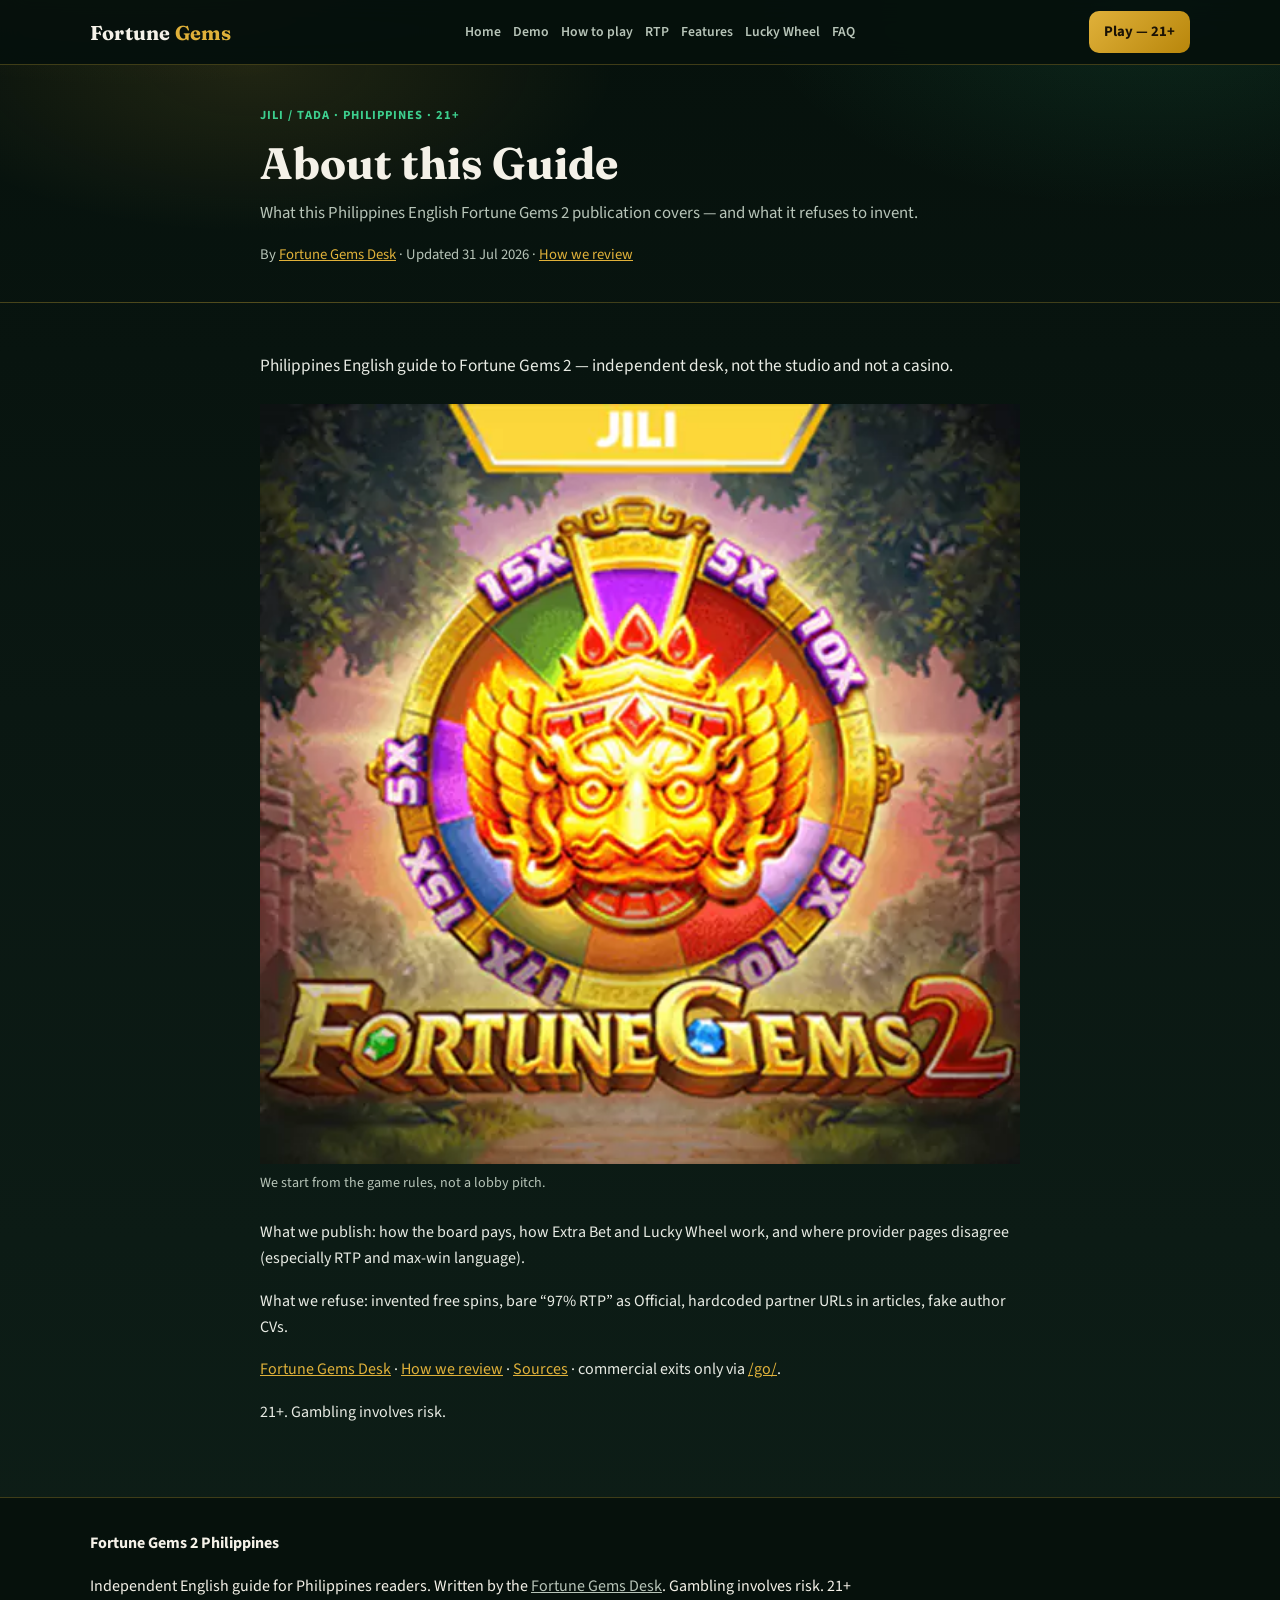
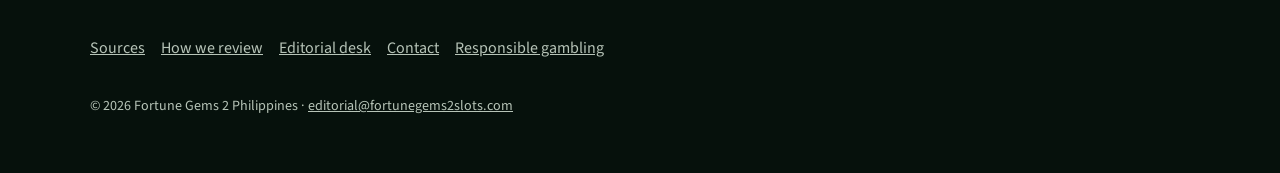
<file: about/index.html>
<!doctype html>
<html lang="en-PH">
<head>
<meta charset="utf-8">
<meta name="viewport" content="width=device-width,initial-scale=1">
<title>About this Fortune Gems 2 Guide</title>
<meta name="description" content="What this Philippines English Fortune Gems 2 publication covers — and what it refuses to invent.">
<link rel="alternate" href="https://fortunegems2slots.com/about/" hreflang="en">
<link rel="alternate" href="https://fortunegems2slots.com/en-ph/about/" hreflang="en-PH">
<link rel="alternate" href="https://fortunegems2slots.com/about/" hreflang="x-default">
<link rel="canonical" href="https://fortunegems2slots.com/about/">
<link rel="icon" href="/favicon.ico" sizes="any">
<link rel="icon" type="image/png" sizes="32x32" href="/favicon-32.png">
<link rel="icon" type="image/png" sizes="48x48" href="/favicon-48.png">
<link rel="apple-touch-icon" sizes="180x180" href="/apple-touch-icon.png">
<link rel="icon" type="image/png" sizes="192x192" href="/icon-192.png">
<link rel="icon" type="image/png" sizes="512x512" href="/icon-512.png">
<meta name="theme-color" content="#0c1f18">
<meta property="og:type" content="website">
<meta property="og:title" content="About this Fortune Gems 2 Guide">
<meta property="og:description" content="What this Philippines English Fortune Gems 2 publication covers — and what it refuses to invent.">
<meta property="og:url" content="https://fortunegems2slots.com/about/">
<meta property="og:locale" content="en_PH">
<meta property="og:image" content="https://fortunegems2slots.com/assets/screenshots/hero-main.webp">
<meta name="twitter:card" content="summary_large_image">
<meta name="twitter:image" content="https://fortunegems2slots.com/assets/screenshots/hero-main.webp">
<link rel="preconnect" href="https://fonts.googleapis.com">
<link rel="preconnect" href="https://fonts.gstatic.com" crossorigin>
<link href="https://fonts.googleapis.com/css2?family=Fraunces:opsz,wght@9..144,600;9..144,700&family=Source+Sans+3:wght@400;600;700&display=swap" rel="stylesheet">
<link rel="stylesheet" href="/css/site.css">
<script type="application/ld+json">{"@context":"https://schema.org","@graph":[{"@type":"Organization","@id":"https://fortunegems2slots.com/#organization","name":"Fortune Gems 2 Philippines","url":"https://fortunegems2slots.com/"},{"@type":"WebSite","@id":"https://fortunegems2slots.com/#website","url":"https://fortunegems2slots.com/","name":"Fortune Gems 2 Philippines","inLanguage":"en-PH","publisher":{"@id":"https://fortunegems2slots.com/#organization"}},{"@type":"WebPage","@id":"https://fortunegems2slots.com/about/#webpage","url":"https://fortunegems2slots.com/about/","name":"About this Fortune Gems 2 Guide","description":"What this Philippines English Fortune Gems 2 publication covers — and what it refuses to invent.","inLanguage":"en-PH","isPartOf":{"@id":"https://fortunegems2slots.com/#website"},"dateModified":"2026-07-31","author":{"@type":"Organization","name":"Fortune Gems Desk","url":"https://fortunegems2slots.com/editorial/"}}]}</script>
</head>
<body>
<a class="skip" href="#main">Skip to content</a>
<header class="site-header">
<div class="wrap header-inner">
<a class="brand" href="/">Fortune <span>Gems</span></a>
<nav id="site-nav" class="nav-panel" data-nav-panel aria-label="Primary">
<div class="nav-panel-inner"><a href="/">Home</a><a href="/demo/">Demo</a><a href="/how-to-play/">How to play</a><a href="/rtp/">RTP</a><a href="/features/">Features</a><a href="/lucky-wheel/">Lucky Wheel</a><a href="/faq/">FAQ</a>
<a class="nav-more" href="/strategy/">Strategy</a>
<a class="nav-more" href="/symbols/">Symbols</a>
<a class="nav-more" href="/vs-fortune-gems/">vs FG1</a>
<a class="nav-more" href="/sources/">Sources</a>
<a class="nav-more" href="/about/">About</a>
</div>
</nav>
<div class="header-actions">
<a class="header-play" href="/go/" rel="nofollow sponsored noopener">Play — 21+</a>
<button type="button" class="nav-toggle" data-nav-toggle aria-expanded="false" aria-controls="site-nav">
<span class="nav-toggle-bars" aria-hidden="true"></span>
<span class="nav-toggle-label">Menu</span>
</button>
</div>
</div>
</header>
<main id="main">
<header class="page-hero">
<div class="wrap">
<p class="eyebrow">JILI / TaDa · Philippines · 21+</p>
<h1>About this Guide</h1>
<p class="deck">What this Philippines English Fortune Gems 2 publication covers — and what it refuses to invent.</p>
<p class="byline">By <a href="/editorial/">Fortune Gems Desk</a>
 · Updated <time datetime="2026-07-31">31 Jul 2026</time>
 · <a href="/how-we-review/">How we review</a></p>

</div>
</header>
<article class="wrap article">
<p class="lede">Philippines English guide to Fortune Gems 2 — independent desk, not the studio and not a casino.</p>
<figure class="shot">
<img src="/assets/screenshots/hero-main.webp" alt="Fortune Gems 2 about page identity" width="1400" height="800" loading="lazy" decoding="async">
<figcaption>We start from the game rules, not a lobby pitch.</figcaption>
</figure>
<p>What we publish: how the board pays, how Extra Bet and Lucky Wheel work, and where provider pages disagree (especially RTP and max-win language).</p>
<p>What we refuse: invented free spins, bare “97% RTP” as Official, hardcoded partner URLs in articles, fake author CVs.</p>
<p><a href="/editorial/">Fortune Gems Desk</a> · <a href="/how-we-review/">How we review</a> · <a href="/sources/">Sources</a> · commercial exits only via <a href="/go/">/go/</a>.</p>
<p>21+. Gambling involves risk.</p>
</article>
</main>
<footer class="site-footer">
<div class="wrap footer-grid">
<div>
<strong>Fortune Gems 2 Philippines</strong>
<p>Independent English guide for Philippines readers. Written by the <a href="/editorial/">Fortune Gems Desk</a>. Gambling involves risk. 21+</p>
</div>
<nav aria-label="Footer">
<a href="/sources/">Sources</a>
<a href="/how-we-review/">How we review</a>
<a href="/editorial/">Editorial desk</a>
<a href="/contact/">Contact</a>
<a href="/responsible-gambling/">Responsible gambling</a>
</nav>
<p class="copy">© 2026 Fortune Gems 2 Philippines · <a href="mailto:editorial@fortunegems2slots.com">editorial@fortunegems2slots.com</a></p>
</div>
</footer>
<script src="/js/site.js" defer></script>
</body>
</html>
</file>
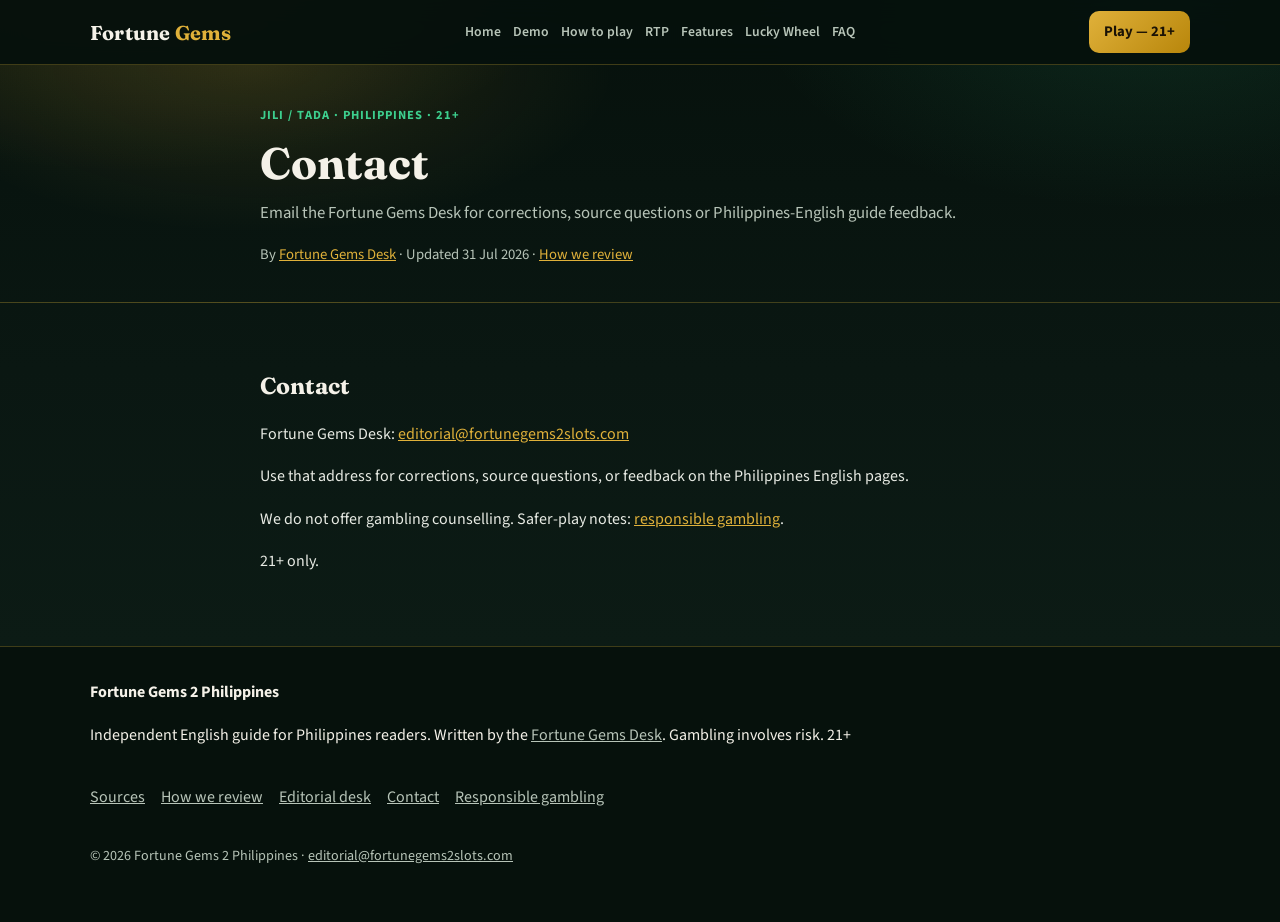
<file: contact/index.html>
<!doctype html>
<html lang="en-PH">
<head>
<meta charset="utf-8">
<meta name="viewport" content="width=device-width,initial-scale=1">
<title>Contact Fortune Gems Desk</title>
<meta name="description" content="Email the Fortune Gems Desk for corrections, source questions or Philippines-English guide feedback.">
<link rel="alternate" href="https://fortunegems2slots.com/contact/" hreflang="en">
<link rel="alternate" href="https://fortunegems2slots.com/en-ph/contact/" hreflang="en-PH">
<link rel="alternate" href="https://fortunegems2slots.com/contact/" hreflang="x-default">
<link rel="canonical" href="https://fortunegems2slots.com/contact/">
<link rel="icon" href="/favicon.ico" sizes="any">
<link rel="icon" type="image/png" sizes="32x32" href="/favicon-32.png">
<link rel="icon" type="image/png" sizes="48x48" href="/favicon-48.png">
<link rel="apple-touch-icon" sizes="180x180" href="/apple-touch-icon.png">
<link rel="icon" type="image/png" sizes="192x192" href="/icon-192.png">
<link rel="icon" type="image/png" sizes="512x512" href="/icon-512.png">
<meta name="theme-color" content="#0c1f18">
<meta property="og:type" content="website">
<meta property="og:title" content="Contact Fortune Gems Desk">
<meta property="og:description" content="Email the Fortune Gems Desk for corrections, source questions or Philippines-English guide feedback.">
<meta property="og:url" content="https://fortunegems2slots.com/contact/">
<meta property="og:locale" content="en_PH">
<meta property="og:image" content="https://fortunegems2slots.com/assets/screenshots/hero-main.webp">
<meta name="twitter:card" content="summary_large_image">
<meta name="twitter:image" content="https://fortunegems2slots.com/assets/screenshots/hero-main.webp">
<link rel="preconnect" href="https://fonts.googleapis.com">
<link rel="preconnect" href="https://fonts.gstatic.com" crossorigin>
<link href="https://fonts.googleapis.com/css2?family=Fraunces:opsz,wght@9..144,600;9..144,700&family=Source+Sans+3:wght@400;600;700&display=swap" rel="stylesheet">
<link rel="stylesheet" href="/css/site.css">
<script type="application/ld+json">{"@context":"https://schema.org","@graph":[{"@type":"Organization","@id":"https://fortunegems2slots.com/#organization","name":"Fortune Gems 2 Philippines","url":"https://fortunegems2slots.com/"},{"@type":"WebSite","@id":"https://fortunegems2slots.com/#website","url":"https://fortunegems2slots.com/","name":"Fortune Gems 2 Philippines","inLanguage":"en-PH","publisher":{"@id":"https://fortunegems2slots.com/#organization"}},{"@type":"WebPage","@id":"https://fortunegems2slots.com/contact/#webpage","url":"https://fortunegems2slots.com/contact/","name":"Contact Fortune Gems Desk","description":"Email the Fortune Gems Desk for corrections, source questions or Philippines-English guide feedback.","inLanguage":"en-PH","isPartOf":{"@id":"https://fortunegems2slots.com/#website"},"dateModified":"2026-07-31","author":{"@type":"Organization","name":"Fortune Gems Desk","url":"https://fortunegems2slots.com/editorial/"}}]}</script>
</head>
<body>
<a class="skip" href="#main">Skip to content</a>
<header class="site-header">
<div class="wrap header-inner">
<a class="brand" href="/">Fortune <span>Gems</span></a>
<nav id="site-nav" class="nav-panel" data-nav-panel aria-label="Primary">
<div class="nav-panel-inner"><a href="/">Home</a><a href="/demo/">Demo</a><a href="/how-to-play/">How to play</a><a href="/rtp/">RTP</a><a href="/features/">Features</a><a href="/lucky-wheel/">Lucky Wheel</a><a href="/faq/">FAQ</a>
<a class="nav-more" href="/strategy/">Strategy</a>
<a class="nav-more" href="/symbols/">Symbols</a>
<a class="nav-more" href="/vs-fortune-gems/">vs FG1</a>
<a class="nav-more" href="/sources/">Sources</a>
<a class="nav-more" href="/about/">About</a>
</div>
</nav>
<div class="header-actions">
<a class="header-play" href="/go/" rel="nofollow sponsored noopener">Play — 21+</a>
<button type="button" class="nav-toggle" data-nav-toggle aria-expanded="false" aria-controls="site-nav">
<span class="nav-toggle-bars" aria-hidden="true"></span>
<span class="nav-toggle-label">Menu</span>
</button>
</div>
</div>
</header>
<main id="main">
<header class="page-hero">
<div class="wrap">
<p class="eyebrow">JILI / TaDa · Philippines · 21+</p>
<h1>Contact</h1>
<p class="deck">Email the Fortune Gems Desk for corrections, source questions or Philippines-English guide feedback.</p>
<p class="byline">By <a href="/editorial/">Fortune Gems Desk</a>
 · Updated <time datetime="2026-07-31">31 Jul 2026</time>
 · <a href="/how-we-review/">How we review</a></p>

</div>
</header>
<article class="wrap article">
<h2>Contact</h2>
<p>Fortune Gems Desk: <a href="mailto:editorial@fortunegems2slots.com">editorial@fortunegems2slots.com</a></p>
<p>Use that address for corrections, source questions, or feedback on the Philippines English pages.</p>
<p>We do not offer gambling counselling. Safer-play notes: <a href="/responsible-gambling/">responsible gambling</a>.</p>
<p>21+ only.</p>
</article>
</main>
<footer class="site-footer">
<div class="wrap footer-grid">
<div>
<strong>Fortune Gems 2 Philippines</strong>
<p>Independent English guide for Philippines readers. Written by the <a href="/editorial/">Fortune Gems Desk</a>. Gambling involves risk. 21+</p>
</div>
<nav aria-label="Footer">
<a href="/sources/">Sources</a>
<a href="/how-we-review/">How we review</a>
<a href="/editorial/">Editorial desk</a>
<a href="/contact/">Contact</a>
<a href="/responsible-gambling/">Responsible gambling</a>
</nav>
<p class="copy">© 2026 Fortune Gems 2 Philippines · <a href="mailto:editorial@fortunegems2slots.com">editorial@fortunegems2slots.com</a></p>
</div>
</footer>
<script src="/js/site.js" defer></script>
</body>
</html>
</file>
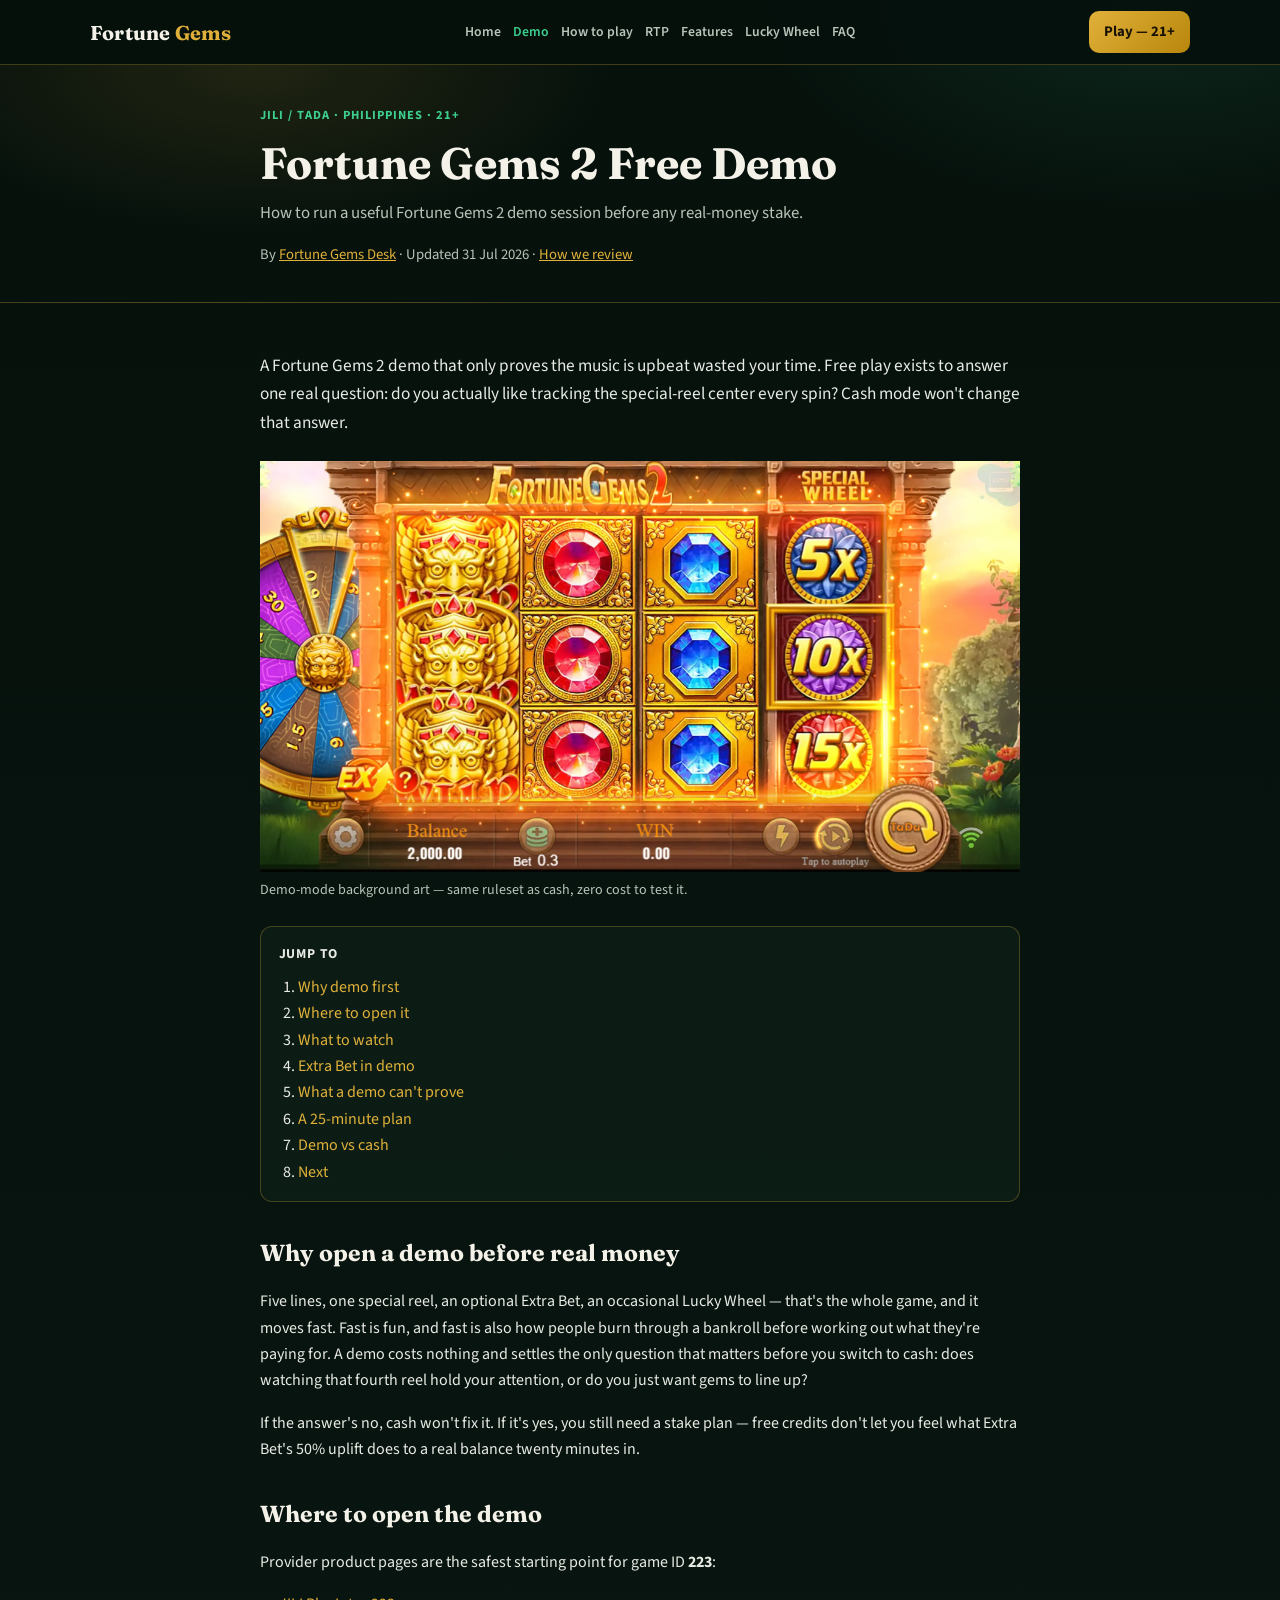
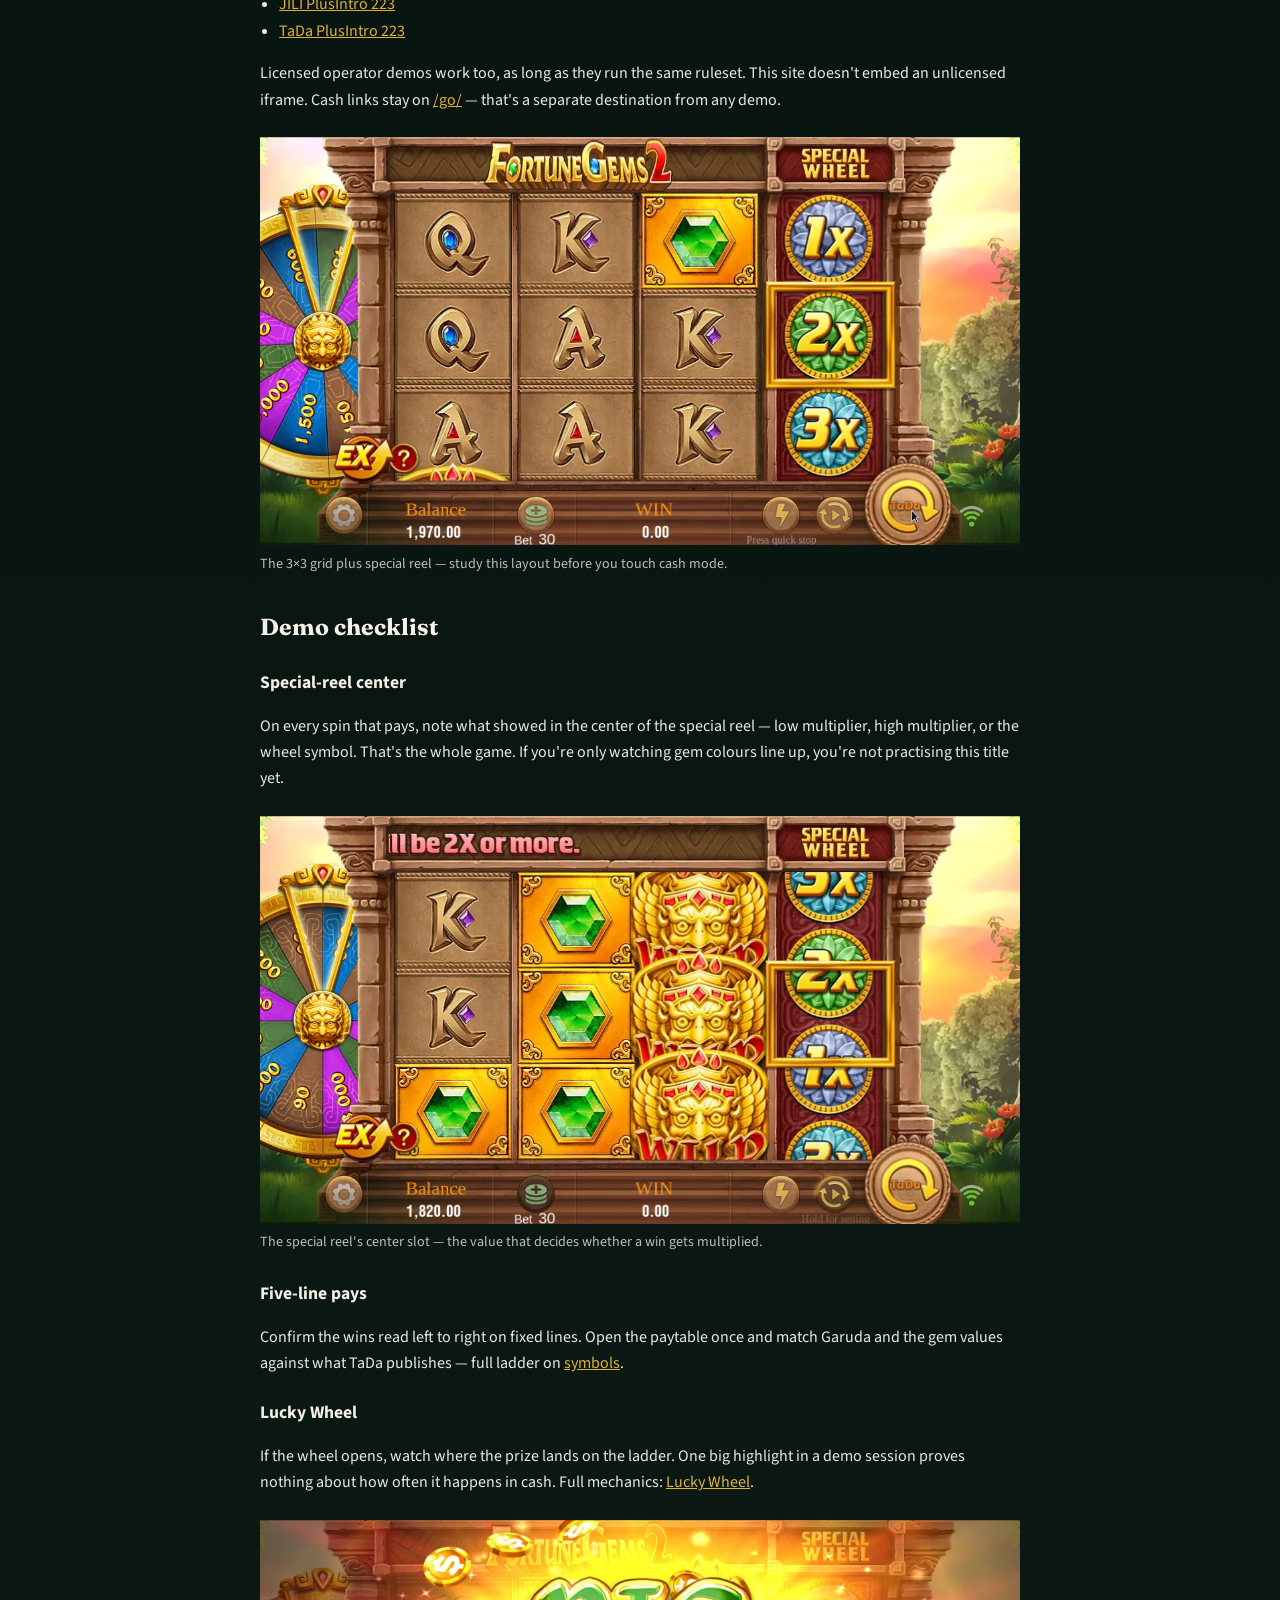
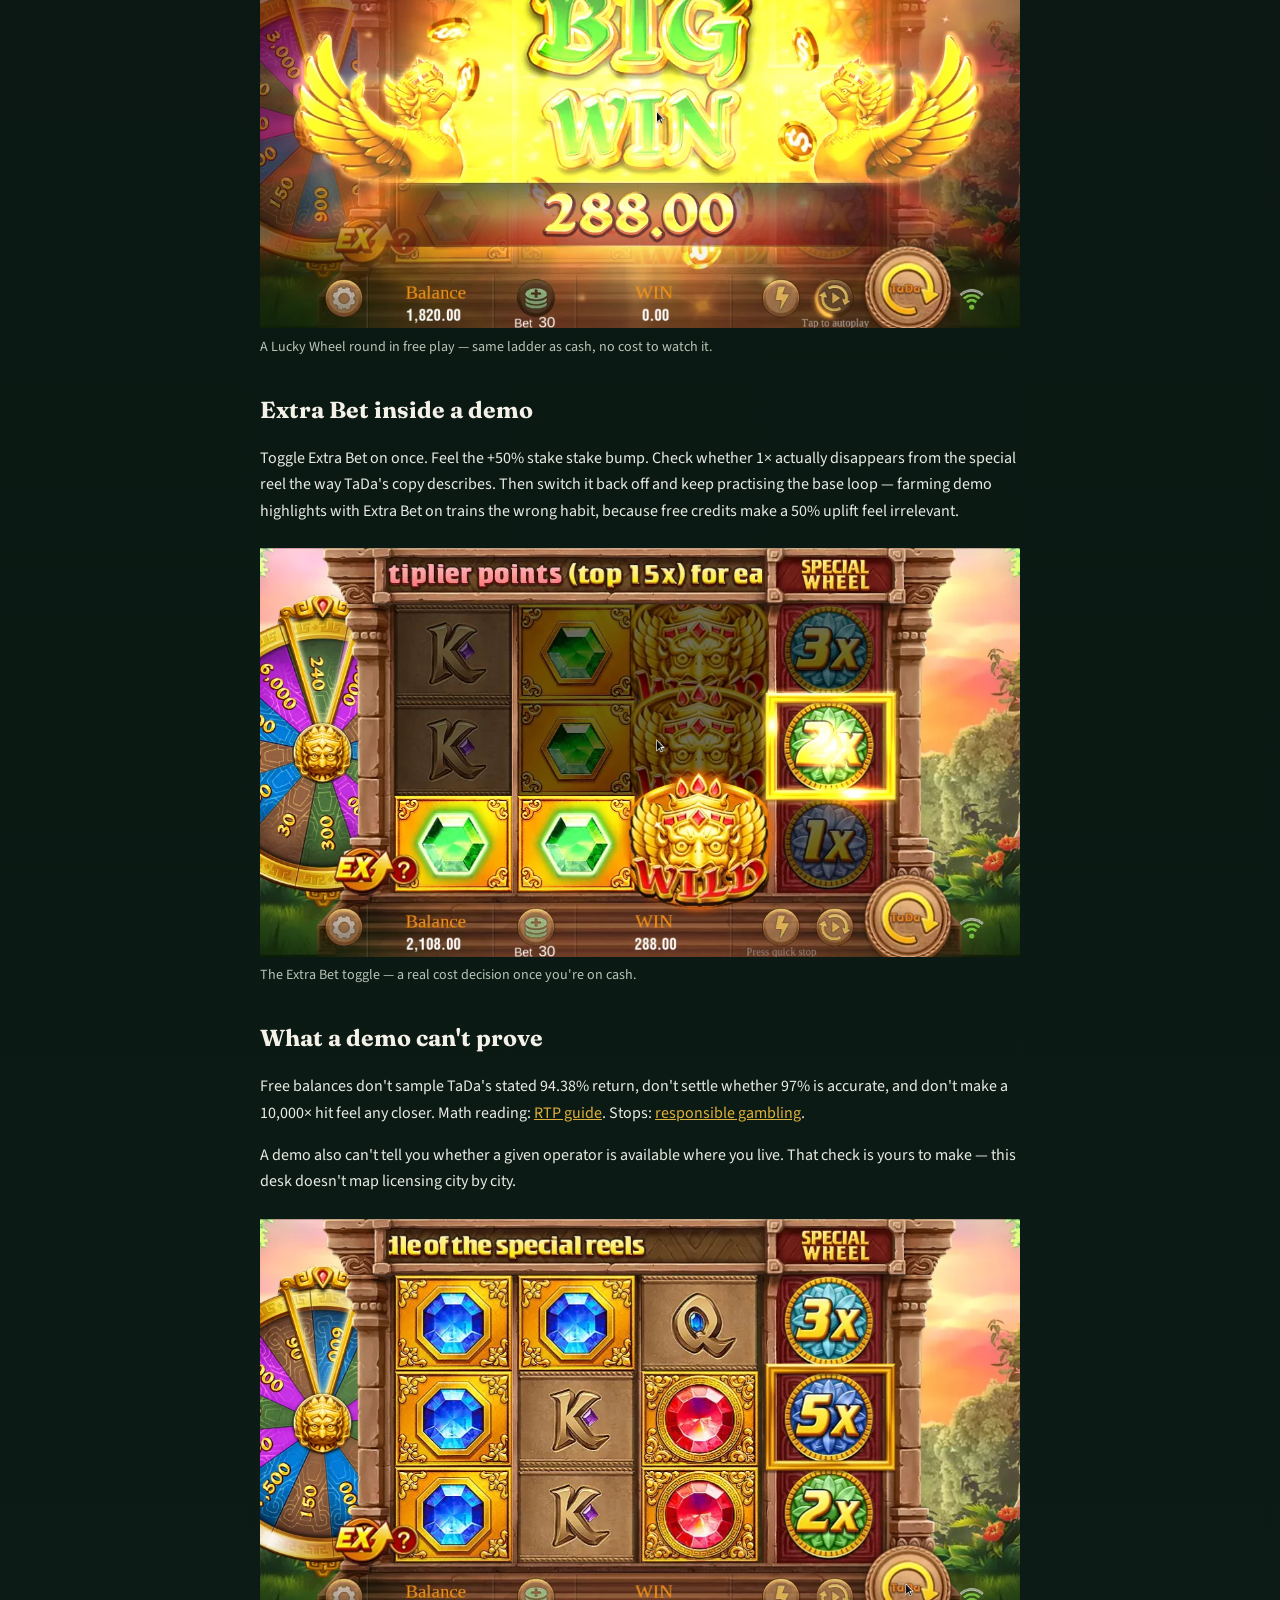
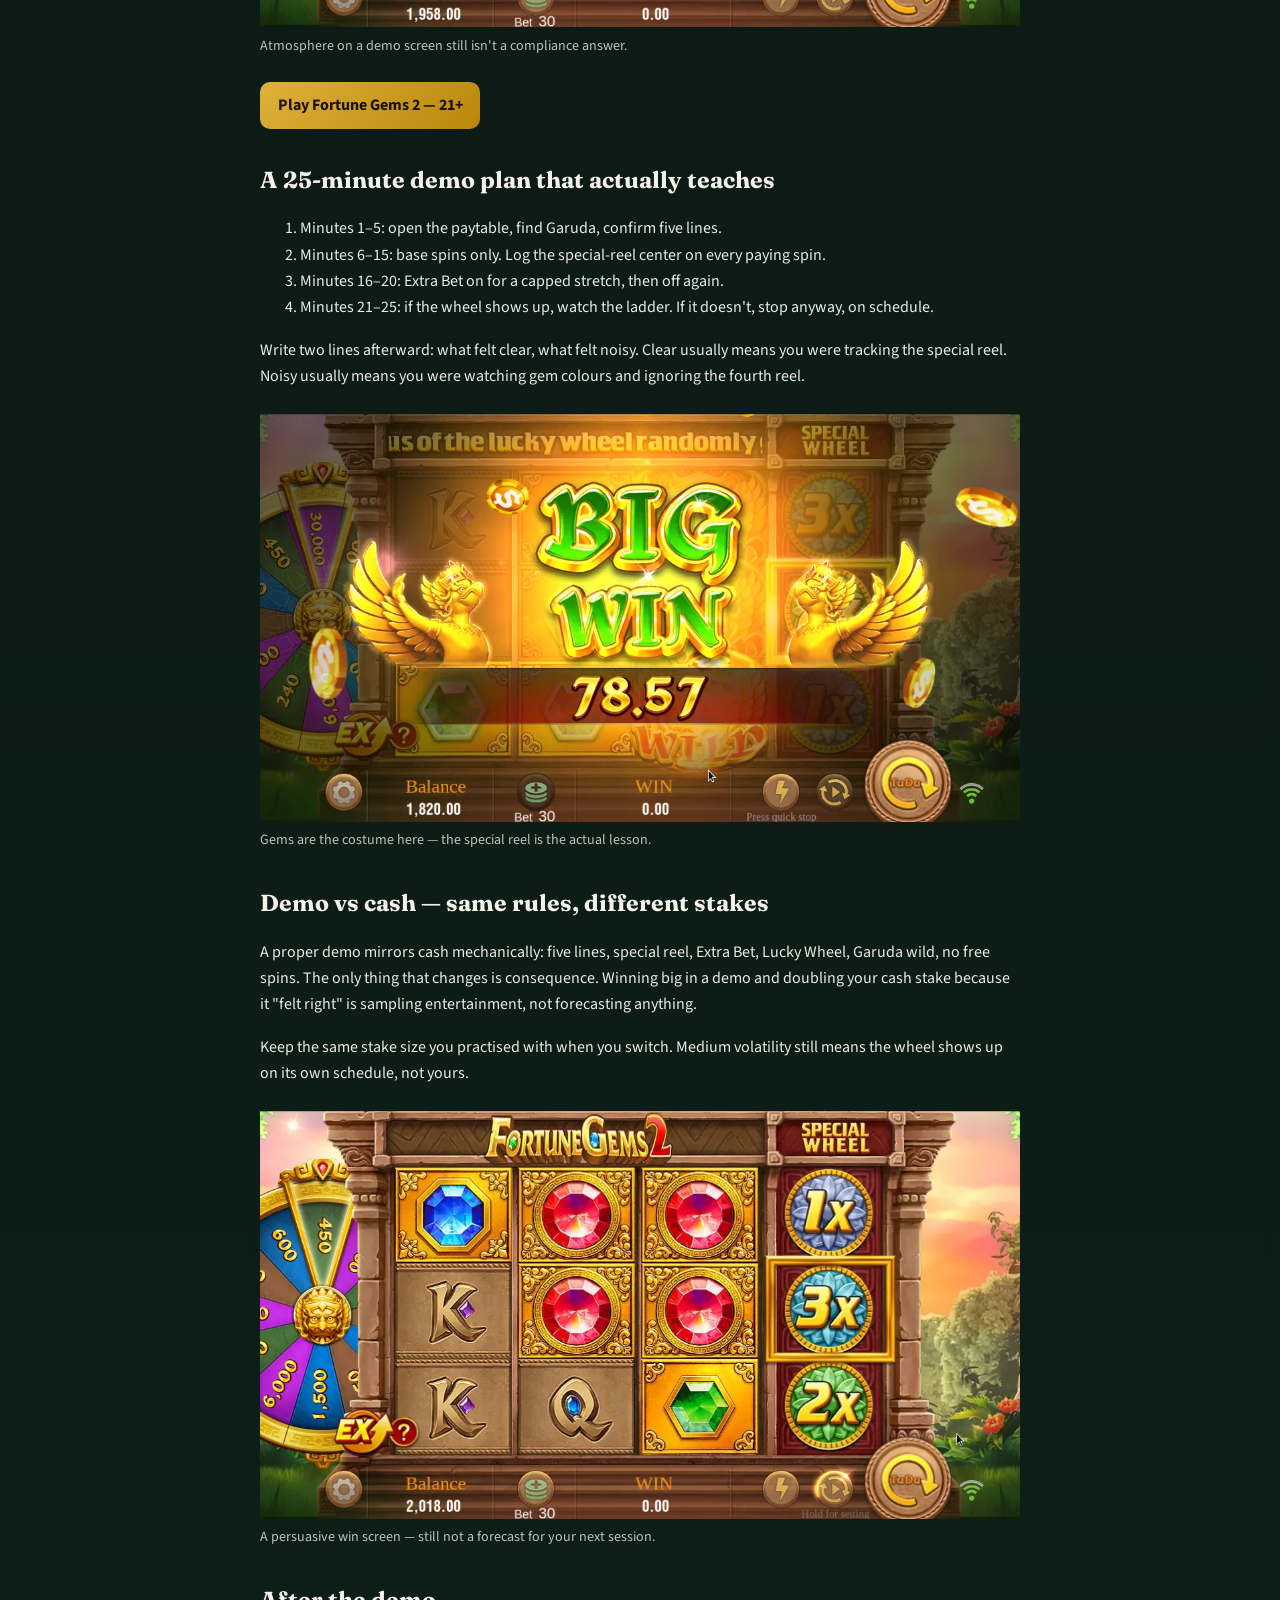
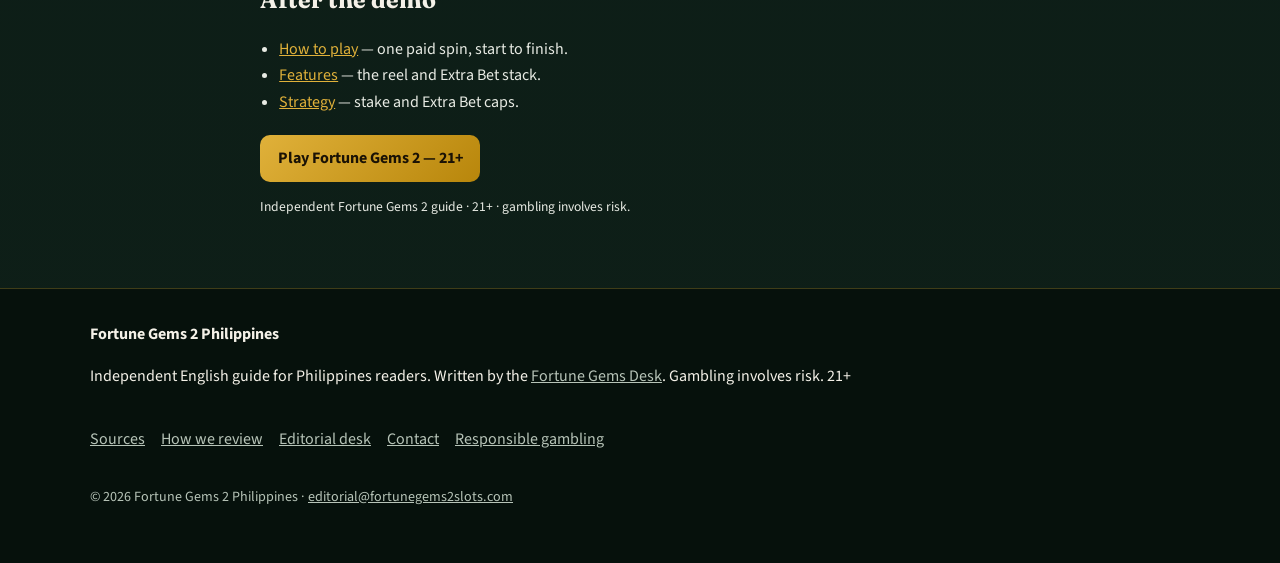
<file: demo/index.html>
<!doctype html>
<html lang="en-PH">
<head>
<meta charset="utf-8">
<meta name="viewport" content="width=device-width,initial-scale=1">
<title>Fortune Gems 2 Demo Guide</title>
<meta name="description" content="How to run a useful Fortune Gems 2 demo session before any real-money stake.">
<link rel="alternate" href="https://fortunegems2slots.com/demo/" hreflang="en">
<link rel="alternate" href="https://fortunegems2slots.com/en-ph/demo/" hreflang="en-PH">
<link rel="alternate" href="https://fortunegems2slots.com/demo/" hreflang="x-default">
<link rel="canonical" href="https://fortunegems2slots.com/demo/">
<link rel="icon" href="/favicon.ico" sizes="any">
<link rel="icon" type="image/png" sizes="32x32" href="/favicon-32.png">
<link rel="icon" type="image/png" sizes="48x48" href="/favicon-48.png">
<link rel="apple-touch-icon" sizes="180x180" href="/apple-touch-icon.png">
<link rel="icon" type="image/png" sizes="192x192" href="/icon-192.png">
<link rel="icon" type="image/png" sizes="512x512" href="/icon-512.png">
<meta name="theme-color" content="#0c1f18">
<meta property="og:type" content="website">
<meta property="og:title" content="Fortune Gems 2 Demo Guide">
<meta property="og:description" content="How to run a useful Fortune Gems 2 demo session before any real-money stake.">
<meta property="og:url" content="https://fortunegems2slots.com/demo/">
<meta property="og:locale" content="en_PH">
<meta property="og:image" content="https://fortunegems2slots.com/assets/screenshots/hero-main.webp">
<meta name="twitter:card" content="summary_large_image">
<meta name="twitter:image" content="https://fortunegems2slots.com/assets/screenshots/hero-main.webp">
<link rel="preconnect" href="https://fonts.googleapis.com">
<link rel="preconnect" href="https://fonts.gstatic.com" crossorigin>
<link href="https://fonts.googleapis.com/css2?family=Fraunces:opsz,wght@9..144,600;9..144,700&family=Source+Sans+3:wght@400;600;700&display=swap" rel="stylesheet">
<link rel="stylesheet" href="/css/site.css">
<script type="application/ld+json">{"@context":"https://schema.org","@graph":[{"@type":"Organization","@id":"https://fortunegems2slots.com/#organization","name":"Fortune Gems 2 Philippines","url":"https://fortunegems2slots.com/"},{"@type":"WebSite","@id":"https://fortunegems2slots.com/#website","url":"https://fortunegems2slots.com/","name":"Fortune Gems 2 Philippines","inLanguage":"en-PH","publisher":{"@id":"https://fortunegems2slots.com/#organization"}},{"@type":"WebPage","@id":"https://fortunegems2slots.com/demo/#webpage","url":"https://fortunegems2slots.com/demo/","name":"Fortune Gems 2 Demo Guide","description":"How to run a useful Fortune Gems 2 demo session before any real-money stake.","inLanguage":"en-PH","isPartOf":{"@id":"https://fortunegems2slots.com/#website"},"dateModified":"2026-07-31","author":{"@type":"Organization","name":"Fortune Gems Desk","url":"https://fortunegems2slots.com/editorial/"}}]}</script>
</head>
<body>
<a class="skip" href="#main">Skip to content</a>
<header class="site-header">
<div class="wrap header-inner">
<a class="brand" href="/">Fortune <span>Gems</span></a>
<nav id="site-nav" class="nav-panel" data-nav-panel aria-label="Primary">
<div class="nav-panel-inner"><a href="/">Home</a><a href="/demo/" aria-current="page">Demo</a><a href="/how-to-play/">How to play</a><a href="/rtp/">RTP</a><a href="/features/">Features</a><a href="/lucky-wheel/">Lucky Wheel</a><a href="/faq/">FAQ</a>
<a class="nav-more" href="/strategy/">Strategy</a>
<a class="nav-more" href="/symbols/">Symbols</a>
<a class="nav-more" href="/vs-fortune-gems/">vs FG1</a>
<a class="nav-more" href="/sources/">Sources</a>
<a class="nav-more" href="/about/">About</a>
</div>
</nav>
<div class="header-actions">
<a class="header-play" href="/go/" rel="nofollow sponsored noopener">Play — 21+</a>
<button type="button" class="nav-toggle" data-nav-toggle aria-expanded="false" aria-controls="site-nav">
<span class="nav-toggle-bars" aria-hidden="true"></span>
<span class="nav-toggle-label">Menu</span>
</button>
</div>
</div>
</header>
<main id="main">
<header class="page-hero">
<div class="wrap">
<p class="eyebrow">JILI / TaDa · Philippines · 21+</p>
<h1>Fortune Gems 2 Free Demo</h1>
<p class="deck">How to run a useful Fortune Gems 2 demo session before any real-money stake.</p>
<p class="byline">By <a href="/editorial/">Fortune Gems Desk</a>
 · Updated <time datetime="2026-07-31">31 Jul 2026</time>
 · <a href="/how-we-review/">How we review</a></p>

</div>
</header>
<article class="wrap article">
<p class="lede">A Fortune Gems 2 demo that only proves the music is upbeat wasted your time. Free play exists to answer one real question: do you actually like tracking the special-reel center every spin? Cash mode won't change that answer.</p>
<figure class="shot">
<img src="/assets/screenshots/demo-bg.webp" alt="Fortune Gems 2 demo atmosphere background" width="1400" height="800" loading="lazy" decoding="async">
<figcaption>Demo-mode background art — same ruleset as cash, zero cost to test it.</figcaption>
</figure>
<nav class="toc" aria-label="On this page"><p class="toc-label">Jump to</p><ol><li><a href="#why">Why demo first</a></li><li><a href="#where">Where to open it</a></li><li><a href="#watch">What to watch</a></li><li><a href="#extra">Extra Bet in demo</a></li><li><a href="#limits">What a demo can't prove</a></li><li><a href="#plan">A 25-minute plan</a></li><li><a href="#cash">Demo vs cash</a></li><li><a href="#next">Next</a></li></ol></nav>

<h2 id="why">Why open a demo before real money</h2>
<p>Five lines, one special reel, an optional Extra Bet, an occasional Lucky Wheel — that's the whole game, and it moves fast. Fast is fun, and fast is also how people burn through a bankroll before working out what they're paying for. A demo costs nothing and settles the only question that matters before you switch to cash: does watching that fourth reel hold your attention, or do you just want gems to line up?</p>
<p>If the answer's no, cash won't fix it. If it's yes, you still need a stake plan — free credits don't let you feel what Extra Bet's 50% uplift does to a real balance twenty minutes in.</p>

<h2 id="where">Where to open the demo</h2>
<p>Provider product pages are the safest starting point for game ID <strong>223</strong>:</p>
<ul>
<li><a href="https://jiligames.com/PlusIntro/223" rel="noopener">JILI PlusIntro 223</a></li>
<li><a href="https://tadagaming.com/PlusIntro/223" rel="noopener">TaDa PlusIntro 223</a></li>
</ul>
<p>Licensed operator demos work too, as long as they run the same ruleset. This site doesn't embed an unlicensed iframe. Cash links stay on <a href="/go/">/go/</a> — that's a separate destination from any demo.</p>
<figure class="shot">
<img src="/assets/screenshots/gameplay-3.webp" alt="Fortune Gems 2 demo-style reel grid" width="1400" height="800" loading="lazy" decoding="async">
<figcaption>The 3×3 grid plus special reel — study this layout before you touch cash mode.</figcaption>
</figure>

<h2 id="watch">Demo checklist</h2>
<h3>Special-reel center</h3>
<p>On every spin that pays, note what showed in the center of the special reel — low multiplier, high multiplier, or the wheel symbol. That's the whole game. If you're only watching gem colours line up, you're not practising this title yet.</p>
<figure class="shot">
<img src="/assets/screenshots/gameplay-8.webp" alt="Fortune Gems 2 special reel during demo study" width="1400" height="800" loading="lazy" decoding="async">
<figcaption>The special reel's center slot — the value that decides whether a win gets multiplied.</figcaption>
</figure>
<h3>Five-line pays</h3>
<p>Confirm the wins read left to right on fixed lines. Open the paytable once and match Garuda and the gem values against what TaDa publishes — full ladder on <a href="/symbols/">symbols</a>.</p>
<h3>Lucky Wheel</h3>
<p>If the wheel opens, watch where the prize lands on the ladder. One big highlight in a demo session proves nothing about how often it happens in cash. Full mechanics: <a href="/lucky-wheel/">Lucky Wheel</a>.</p>
<figure class="shot">
<img src="/assets/screenshots/gameplay-13.webp" alt="Fortune Gems 2 Lucky Wheel in demo context" width="1400" height="800" loading="lazy" decoding="async">
<figcaption>A Lucky Wheel round in free play — same ladder as cash, no cost to watch it.</figcaption>
</figure>

<h2 id="extra">Extra Bet inside a demo</h2>
<p>Toggle Extra Bet on once. Feel the +50% stake stake bump. Check whether 1× actually disappears from the special reel the way TaDa's copy describes. Then switch it back off and keep practising the base loop — farming demo highlights with Extra Bet on trains the wrong habit, because free credits make a 50% uplift feel irrelevant.</p>
<figure class="shot">
<img src="/assets/screenshots/gameplay-12.webp" alt="Fortune Gems 2 Extra Bet control in UI" width="1400" height="800" loading="lazy" decoding="async">
<figcaption>The Extra Bet toggle — a real cost decision once you're on cash.</figcaption>
</figure>

<h2 id="limits">What a demo can't prove</h2>
<p>Free balances don't sample TaDa's stated 94.38% return, don't settle whether 97% is accurate, and don't make a 10,000× hit feel any closer. Math reading: <a href="/rtp/">RTP guide</a>. Stops: <a href="/responsible-gambling/">responsible gambling</a>.</p>
<p>A demo also can't tell you whether a given operator is available where you live. That check is yours to make — this desk doesn't map licensing city by city.</p>
<figure class="shot">
<img src="/assets/screenshots/gameplay-17.webp" alt="Fortune Gems 2 demo limits atmosphere reminder" width="1400" height="800" loading="lazy" decoding="async">
<figcaption>Atmosphere on a demo screen still isn't a compliance answer.</figcaption>
</figure>
<p class="cta-row"><a class="button" href="/go/" rel="nofollow sponsored noopener">Play Fortune Gems 2 — 21+</a></p>

<h2 id="plan">A 25-minute demo plan that actually teaches</h2>
<ol>
<li>Minutes 1–5: open the paytable, find Garuda, confirm five lines.</li>
<li>Minutes 6–15: base spins only. Log the special-reel center on every paying spin.</li>
<li>Minutes 16–20: Extra Bet on for a capped stretch, then off again.</li>
<li>Minutes 21–25: if the wheel shows up, watch the ladder. If it doesn't, stop anyway, on schedule.</li>
</ol>
<p>Write two lines afterward: what felt clear, what felt noisy. Clear usually means you were tracking the special reel. Noisy usually means you were watching gem colours and ignoring the fourth reel.</p>
<figure class="shot">
<img src="/assets/screenshots/gameplay-10.webp" alt="Fortune Gems 2 gems during structured demo plan" width="1400" height="800" loading="lazy" decoding="async">
<figcaption>Gems are the costume here — the special reel is the actual lesson.</figcaption>
</figure>

<h2 id="cash">Demo vs cash — same rules, different stakes</h2>
<p>A proper demo mirrors cash mechanically: five lines, special reel, Extra Bet, Lucky Wheel, Garuda wild, no free spins. The only thing that changes is consequence. Winning big in a demo and doubling your cash stake because it "felt right" is sampling entertainment, not forecasting anything.</p>
<p>Keep the same stake size you practised with when you switch. Medium volatility still means the wheel shows up on its own schedule, not yours.</p>
<figure class="shot">
<img src="/assets/screenshots/gameplay-15.webp" alt="Fortune Gems 2 win moment used as demo reminder" width="1400" height="800" loading="lazy" decoding="async">
<figcaption>A persuasive win screen — still not a forecast for your next session.</figcaption>
</figure>

<h2 id="next">After the demo</h2>
<ul>
<li><a href="/how-to-play/">How to play</a> — one paid spin, start to finish.</li>
<li><a href="/features/">Features</a> — the reel and Extra Bet stack.</li>
<li><a href="/strategy/">Strategy</a> — stake and Extra Bet caps.</li>
</ul>
<p class="cta-row"><a class="button" href="/go/" rel="nofollow sponsored noopener">Play Fortune Gems 2 — 21+</a></p>
<p class="fine">Independent Fortune Gems 2 guide · 21+ · gambling involves risk.</p>
</article>
</main>
<footer class="site-footer">
<div class="wrap footer-grid">
<div>
<strong>Fortune Gems 2 Philippines</strong>
<p>Independent English guide for Philippines readers. Written by the <a href="/editorial/">Fortune Gems Desk</a>. Gambling involves risk. 21+</p>
</div>
<nav aria-label="Footer">
<a href="/sources/">Sources</a>
<a href="/how-we-review/">How we review</a>
<a href="/editorial/">Editorial desk</a>
<a href="/contact/">Contact</a>
<a href="/responsible-gambling/">Responsible gambling</a>
</nav>
<p class="copy">© 2026 Fortune Gems 2 Philippines · <a href="mailto:editorial@fortunegems2slots.com">editorial@fortunegems2slots.com</a></p>
</div>
</footer>
<script src="/js/site.js" defer></script>
</body>
</html>
</file>
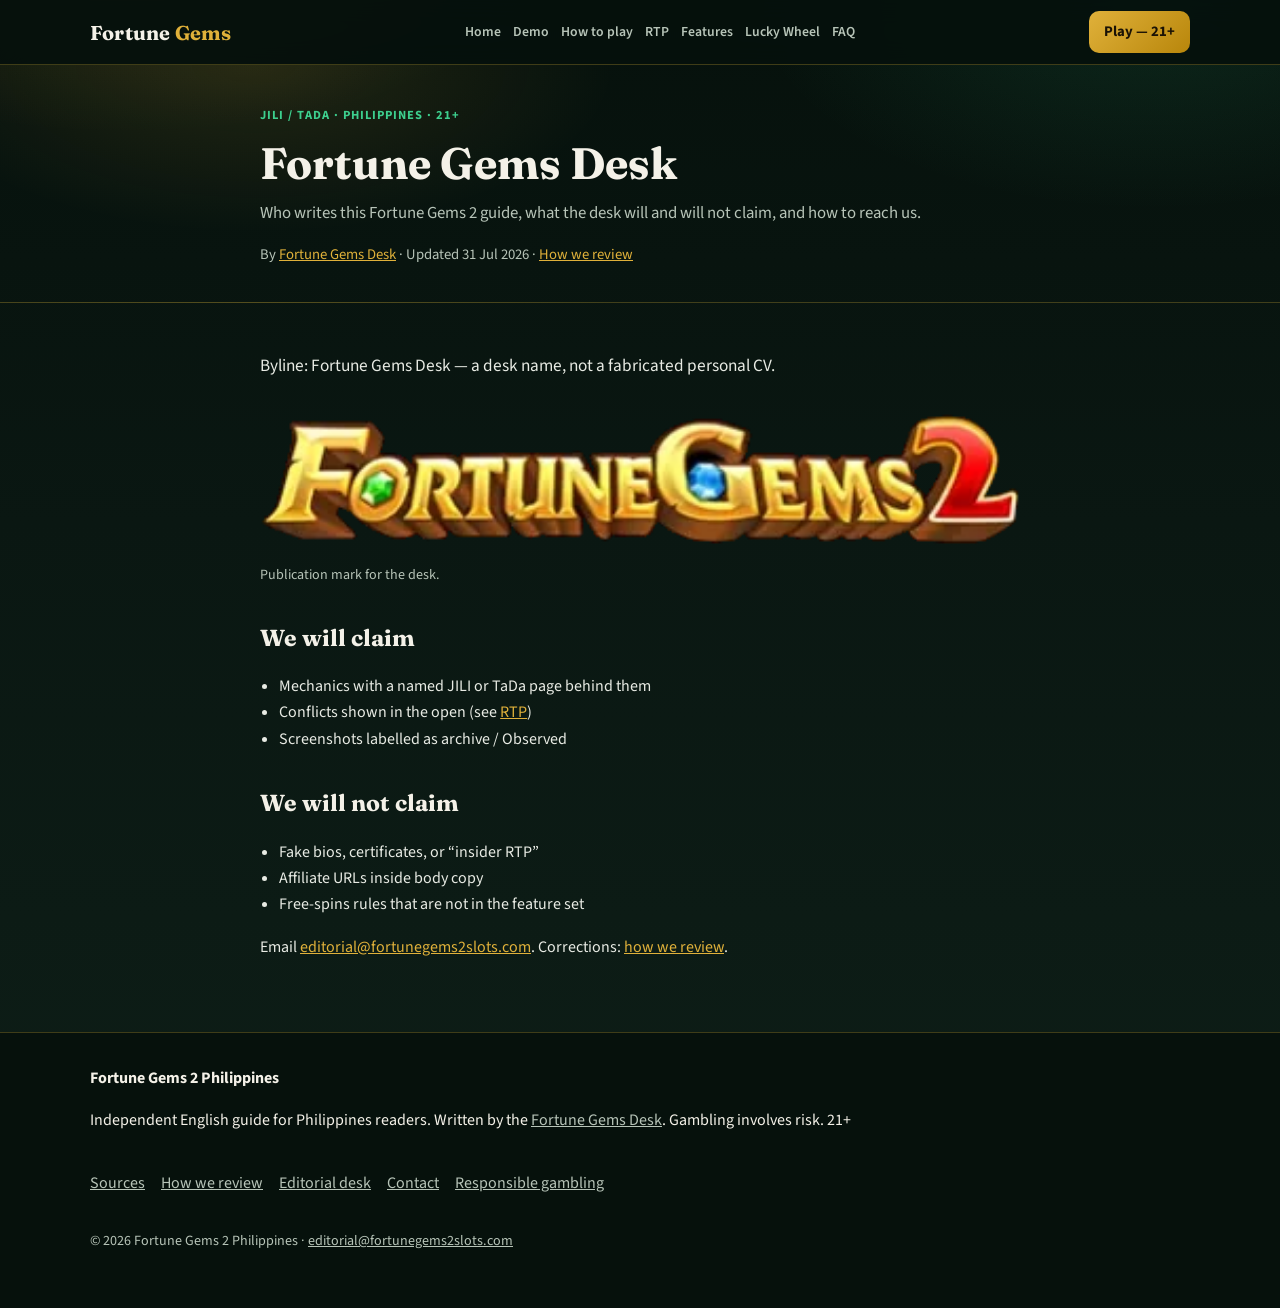
<file: editorial/index.html>
<!doctype html>
<html lang="en-PH">
<head>
<meta charset="utf-8">
<meta name="viewport" content="width=device-width,initial-scale=1">
<title>Fortune Gems Editorial Desk</title>
<meta name="description" content="Who writes this Fortune Gems 2 guide, what the desk will and will not claim, and how to reach us.">
<link rel="alternate" href="https://fortunegems2slots.com/editorial/" hreflang="en">
<link rel="alternate" href="https://fortunegems2slots.com/en-ph/editorial/" hreflang="en-PH">
<link rel="alternate" href="https://fortunegems2slots.com/editorial/" hreflang="x-default">
<link rel="canonical" href="https://fortunegems2slots.com/editorial/">
<link rel="icon" href="/favicon.ico" sizes="any">
<link rel="icon" type="image/png" sizes="32x32" href="/favicon-32.png">
<link rel="icon" type="image/png" sizes="48x48" href="/favicon-48.png">
<link rel="apple-touch-icon" sizes="180x180" href="/apple-touch-icon.png">
<link rel="icon" type="image/png" sizes="192x192" href="/icon-192.png">
<link rel="icon" type="image/png" sizes="512x512" href="/icon-512.png">
<meta name="theme-color" content="#0c1f18">
<meta property="og:type" content="website">
<meta property="og:title" content="Fortune Gems Editorial Desk">
<meta property="og:description" content="Who writes this Fortune Gems 2 guide, what the desk will and will not claim, and how to reach us.">
<meta property="og:url" content="https://fortunegems2slots.com/editorial/">
<meta property="og:locale" content="en_PH">
<meta property="og:image" content="https://fortunegems2slots.com/assets/screenshots/hero-main.webp">
<meta name="twitter:card" content="summary_large_image">
<meta name="twitter:image" content="https://fortunegems2slots.com/assets/screenshots/hero-main.webp">
<link rel="preconnect" href="https://fonts.googleapis.com">
<link rel="preconnect" href="https://fonts.gstatic.com" crossorigin>
<link href="https://fonts.googleapis.com/css2?family=Fraunces:opsz,wght@9..144,600;9..144,700&family=Source+Sans+3:wght@400;600;700&display=swap" rel="stylesheet">
<link rel="stylesheet" href="/css/site.css">
<script type="application/ld+json">{"@context":"https://schema.org","@graph":[{"@type":"Organization","@id":"https://fortunegems2slots.com/#organization","name":"Fortune Gems 2 Philippines","url":"https://fortunegems2slots.com/"},{"@type":"WebSite","@id":"https://fortunegems2slots.com/#website","url":"https://fortunegems2slots.com/","name":"Fortune Gems 2 Philippines","inLanguage":"en-PH","publisher":{"@id":"https://fortunegems2slots.com/#organization"}},{"@type":"WebPage","@id":"https://fortunegems2slots.com/editorial/#webpage","url":"https://fortunegems2slots.com/editorial/","name":"Fortune Gems Editorial Desk","description":"Who writes this Fortune Gems 2 guide, what the desk will and will not claim, and how to reach us.","inLanguage":"en-PH","isPartOf":{"@id":"https://fortunegems2slots.com/#website"},"dateModified":"2026-07-31","author":{"@type":"Organization","name":"Fortune Gems Desk","url":"https://fortunegems2slots.com/editorial/"}}]}</script>
</head>
<body>
<a class="skip" href="#main">Skip to content</a>
<header class="site-header">
<div class="wrap header-inner">
<a class="brand" href="/">Fortune <span>Gems</span></a>
<nav id="site-nav" class="nav-panel" data-nav-panel aria-label="Primary">
<div class="nav-panel-inner"><a href="/">Home</a><a href="/demo/">Demo</a><a href="/how-to-play/">How to play</a><a href="/rtp/">RTP</a><a href="/features/">Features</a><a href="/lucky-wheel/">Lucky Wheel</a><a href="/faq/">FAQ</a>
<a class="nav-more" href="/strategy/">Strategy</a>
<a class="nav-more" href="/symbols/">Symbols</a>
<a class="nav-more" href="/vs-fortune-gems/">vs FG1</a>
<a class="nav-more" href="/sources/">Sources</a>
<a class="nav-more" href="/about/">About</a>
</div>
</nav>
<div class="header-actions">
<a class="header-play" href="/go/" rel="nofollow sponsored noopener">Play — 21+</a>
<button type="button" class="nav-toggle" data-nav-toggle aria-expanded="false" aria-controls="site-nav">
<span class="nav-toggle-bars" aria-hidden="true"></span>
<span class="nav-toggle-label">Menu</span>
</button>
</div>
</div>
</header>
<main id="main">
<header class="page-hero">
<div class="wrap">
<p class="eyebrow">JILI / TaDa · Philippines · 21+</p>
<h1>Fortune Gems Desk</h1>
<p class="deck">Who writes this Fortune Gems 2 guide, what the desk will and will not claim, and how to reach us.</p>
<p class="byline">By <a href="/editorial/">Fortune Gems Desk</a>
 · Updated <time datetime="2026-07-31">31 Jul 2026</time>
 · <a href="/how-we-review/">How we review</a></p>

</div>
</header>
<article class="wrap article">
<p class="lede">Byline: Fortune Gems Desk — a desk name, not a fabricated personal CV.</p>
<figure class="shot">
<img src="/assets/screenshots/logo.webp" alt="Fortune Gems Desk publication mark" width="1400" height="800" loading="lazy" decoding="async">
<figcaption>Publication mark for the desk.</figcaption>
</figure>
<h2>We will claim</h2>
<ul>
<li>Mechanics with a named JILI or TaDa page behind them</li>
<li>Conflicts shown in the open (see <a href="/rtp/">RTP</a>)</li>
<li>Screenshots labelled as archive / Observed</li>
</ul>
<h2>We will not claim</h2>
<ul>
<li>Fake bios, certificates, or “insider RTP”</li>
<li>Affiliate URLs inside body copy</li>
<li>Free-spins rules that are not in the feature set</li>
</ul>
<p>Email <a href="mailto:editorial@fortunegems2slots.com">editorial@fortunegems2slots.com</a>. Corrections: <a href="/how-we-review/">how we review</a>.</p>
</article>
</main>
<footer class="site-footer">
<div class="wrap footer-grid">
<div>
<strong>Fortune Gems 2 Philippines</strong>
<p>Independent English guide for Philippines readers. Written by the <a href="/editorial/">Fortune Gems Desk</a>. Gambling involves risk. 21+</p>
</div>
<nav aria-label="Footer">
<a href="/sources/">Sources</a>
<a href="/how-we-review/">How we review</a>
<a href="/editorial/">Editorial desk</a>
<a href="/contact/">Contact</a>
<a href="/responsible-gambling/">Responsible gambling</a>
</nav>
<p class="copy">© 2026 Fortune Gems 2 Philippines · <a href="mailto:editorial@fortunegems2slots.com">editorial@fortunegems2slots.com</a></p>
</div>
</footer>
<script src="/js/site.js" defer></script>
</body>
</html>
</file>
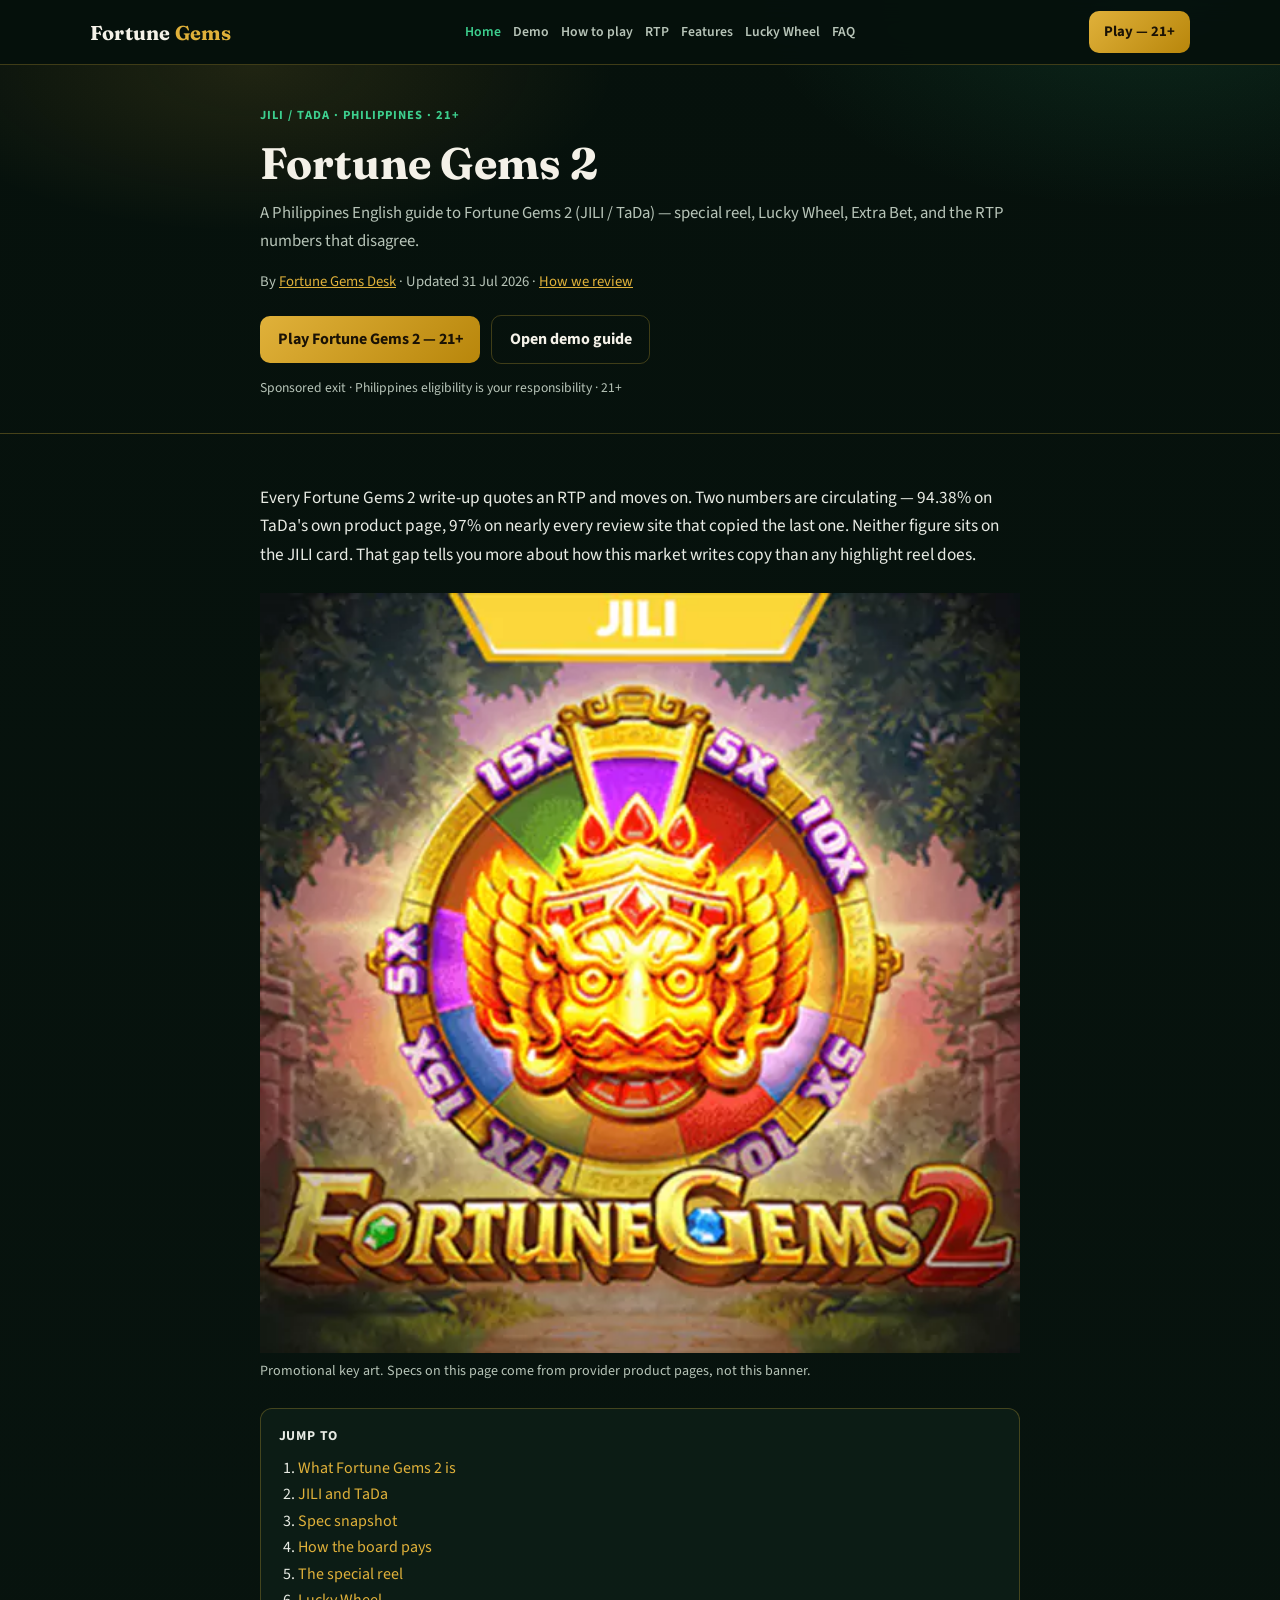
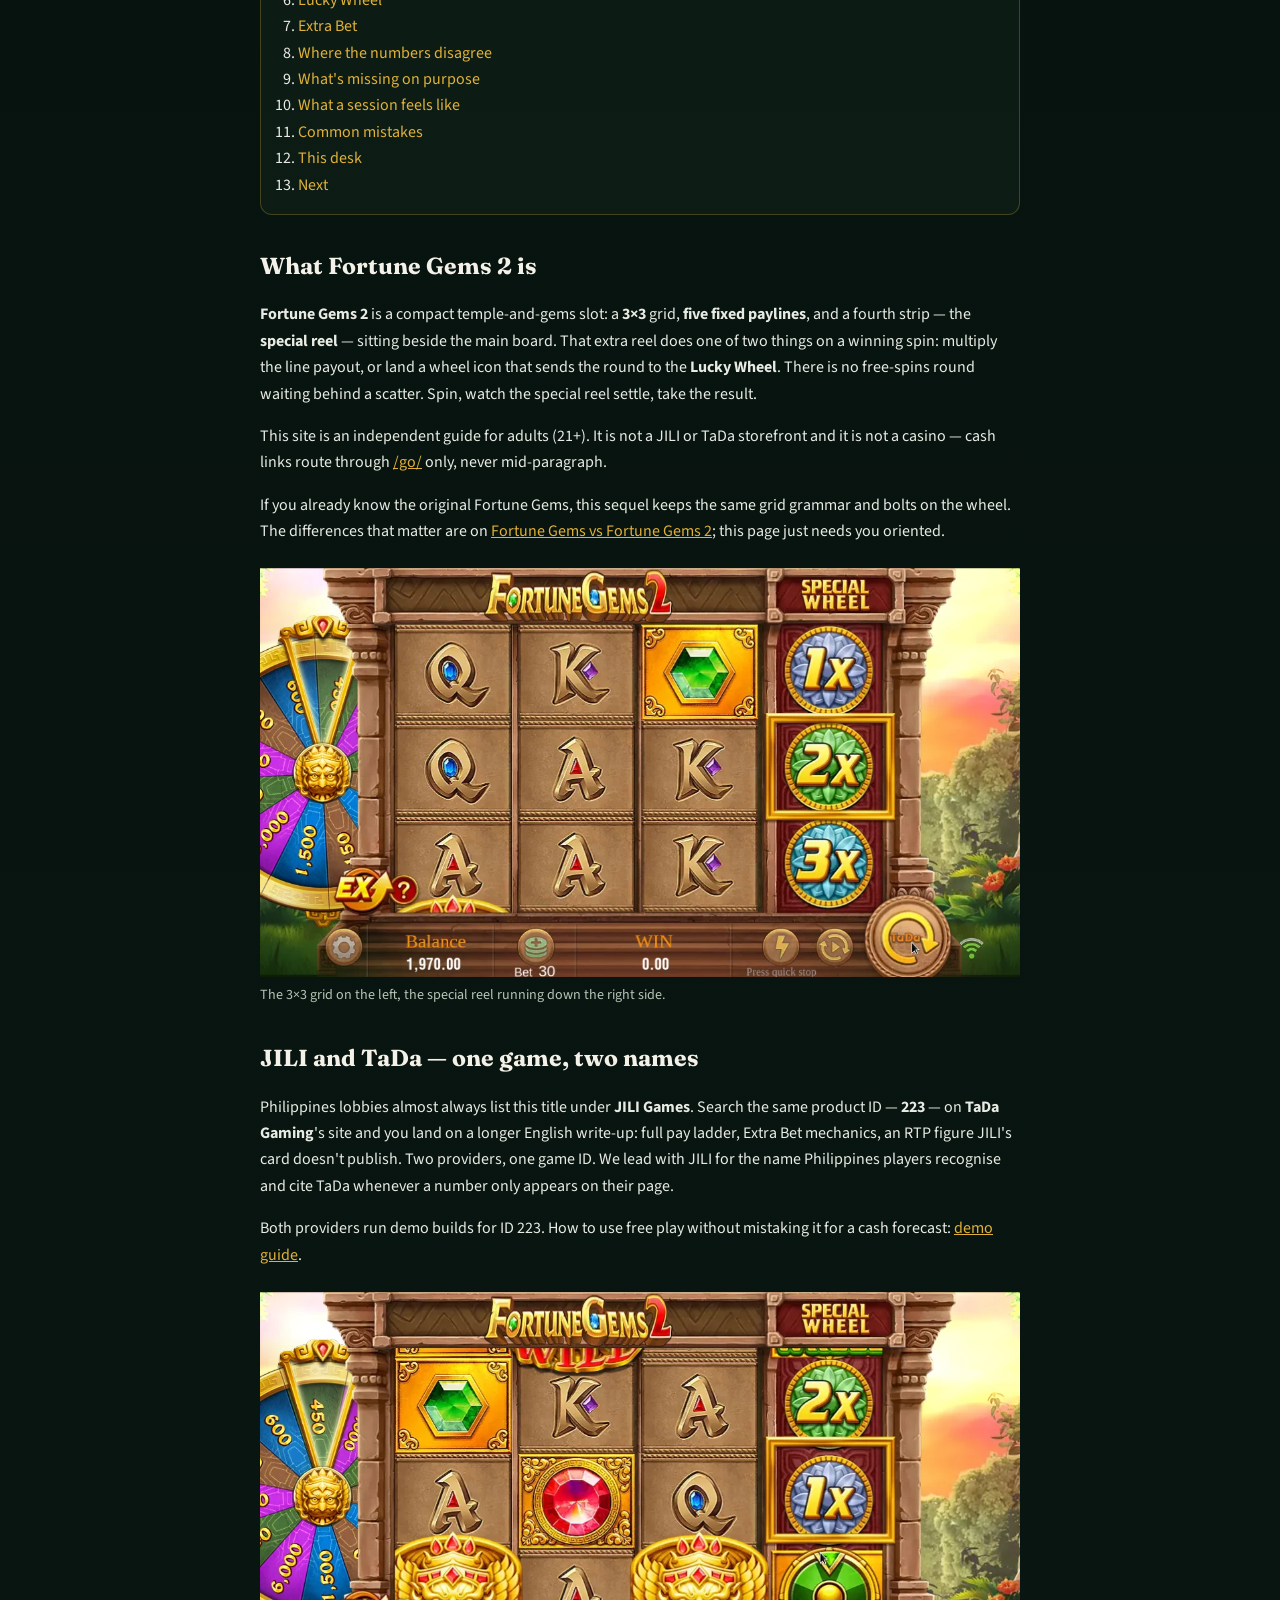
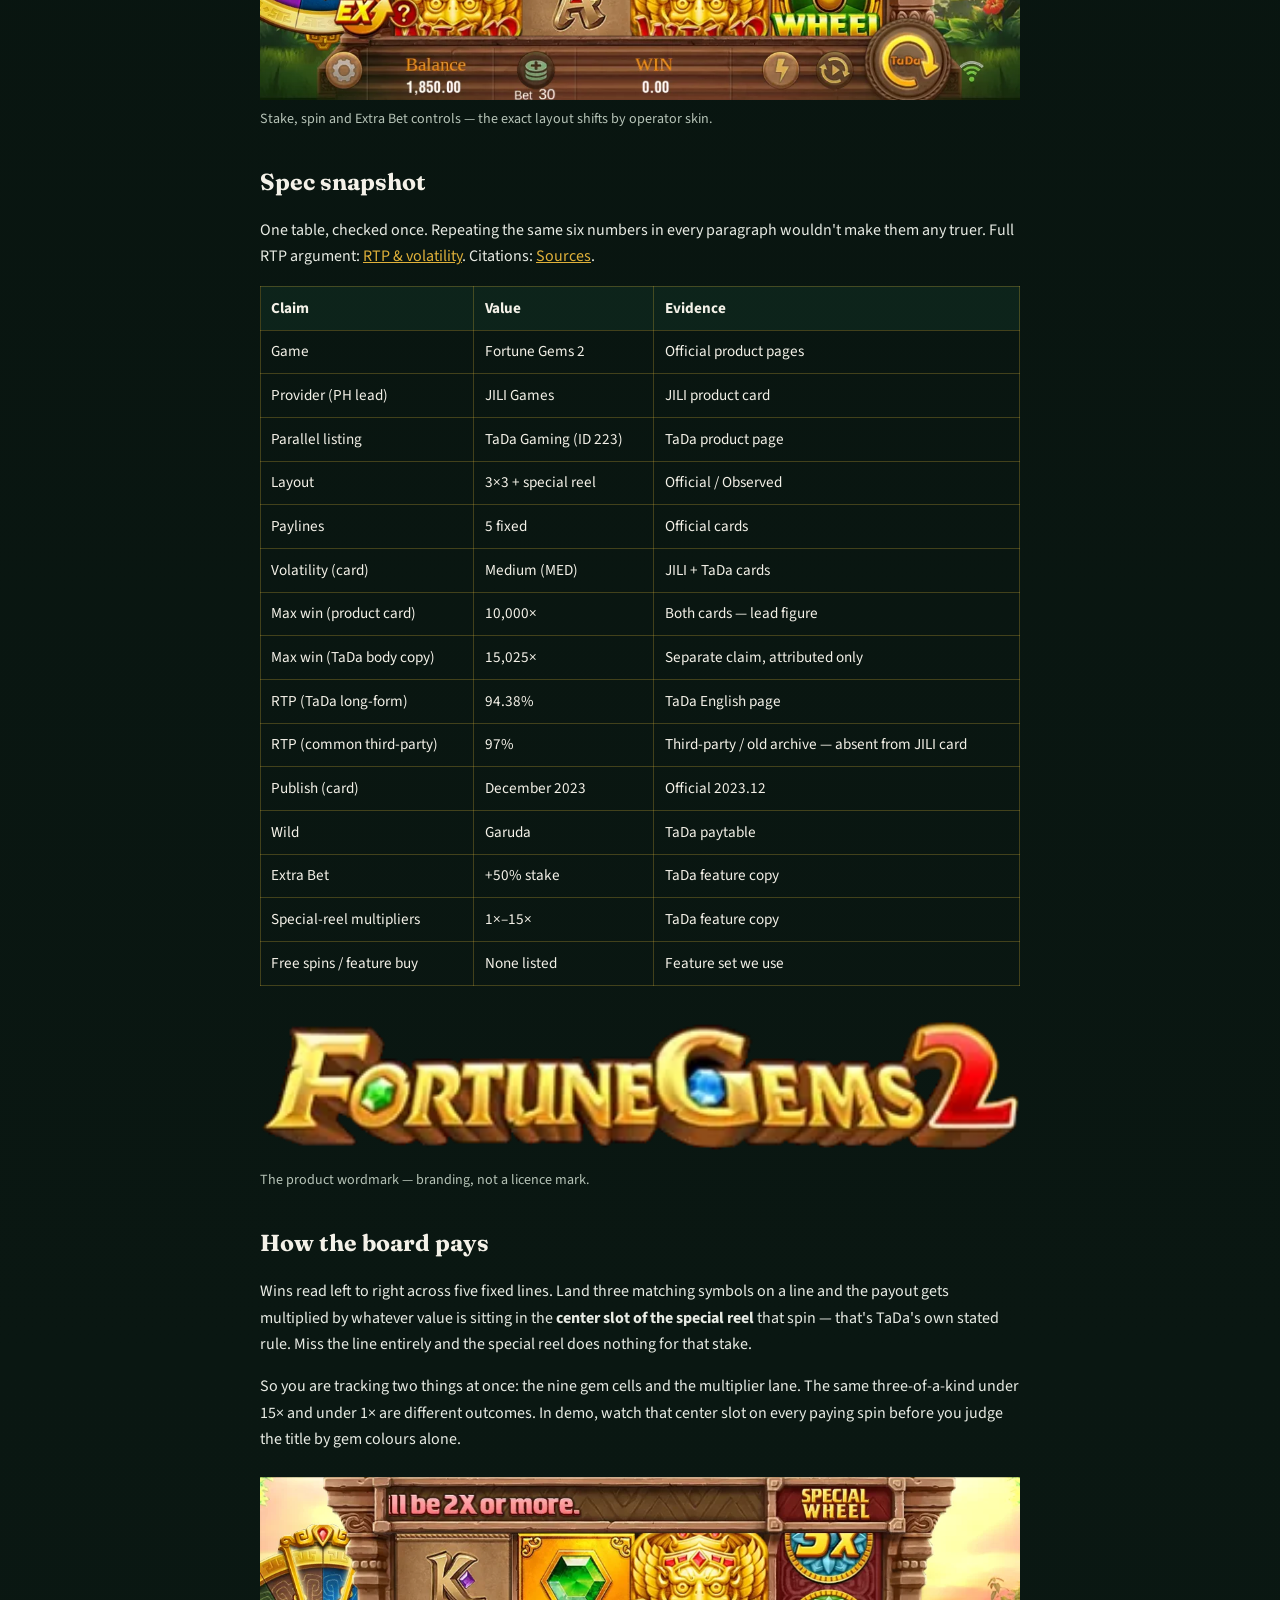
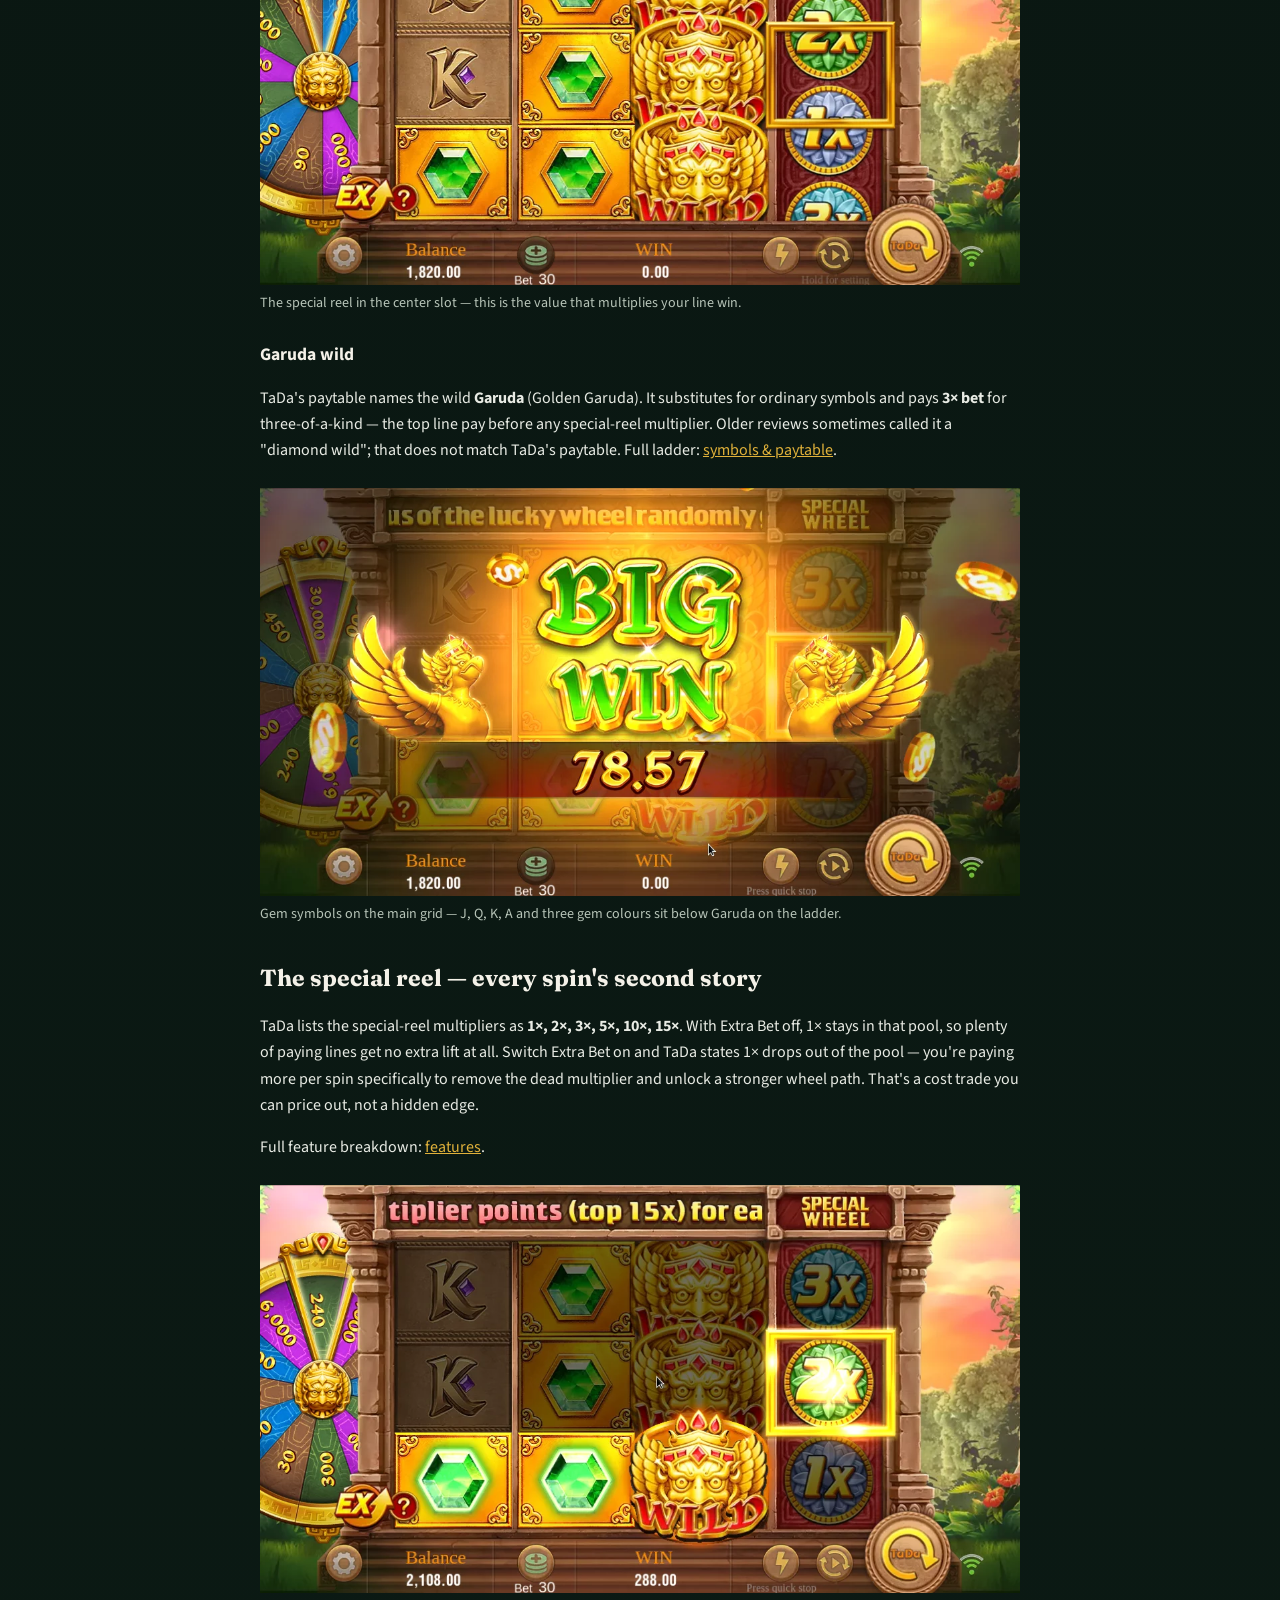
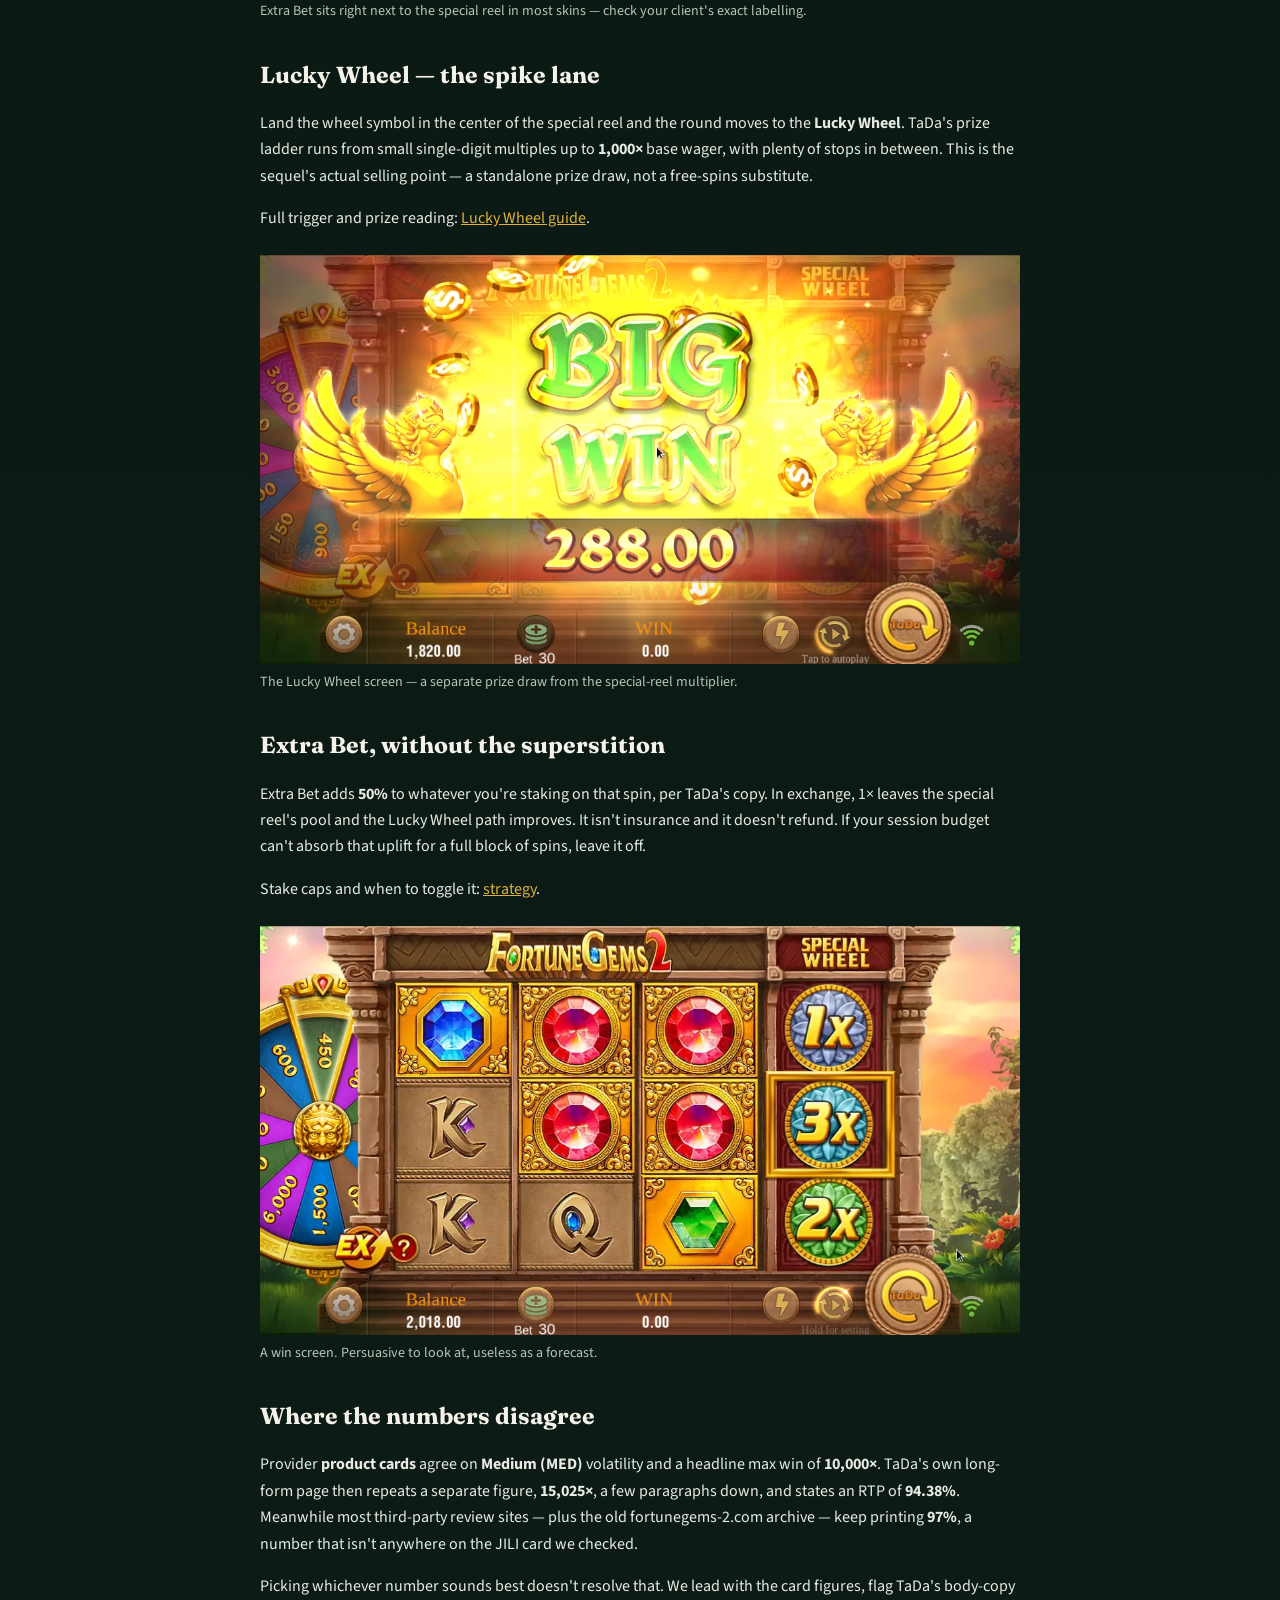
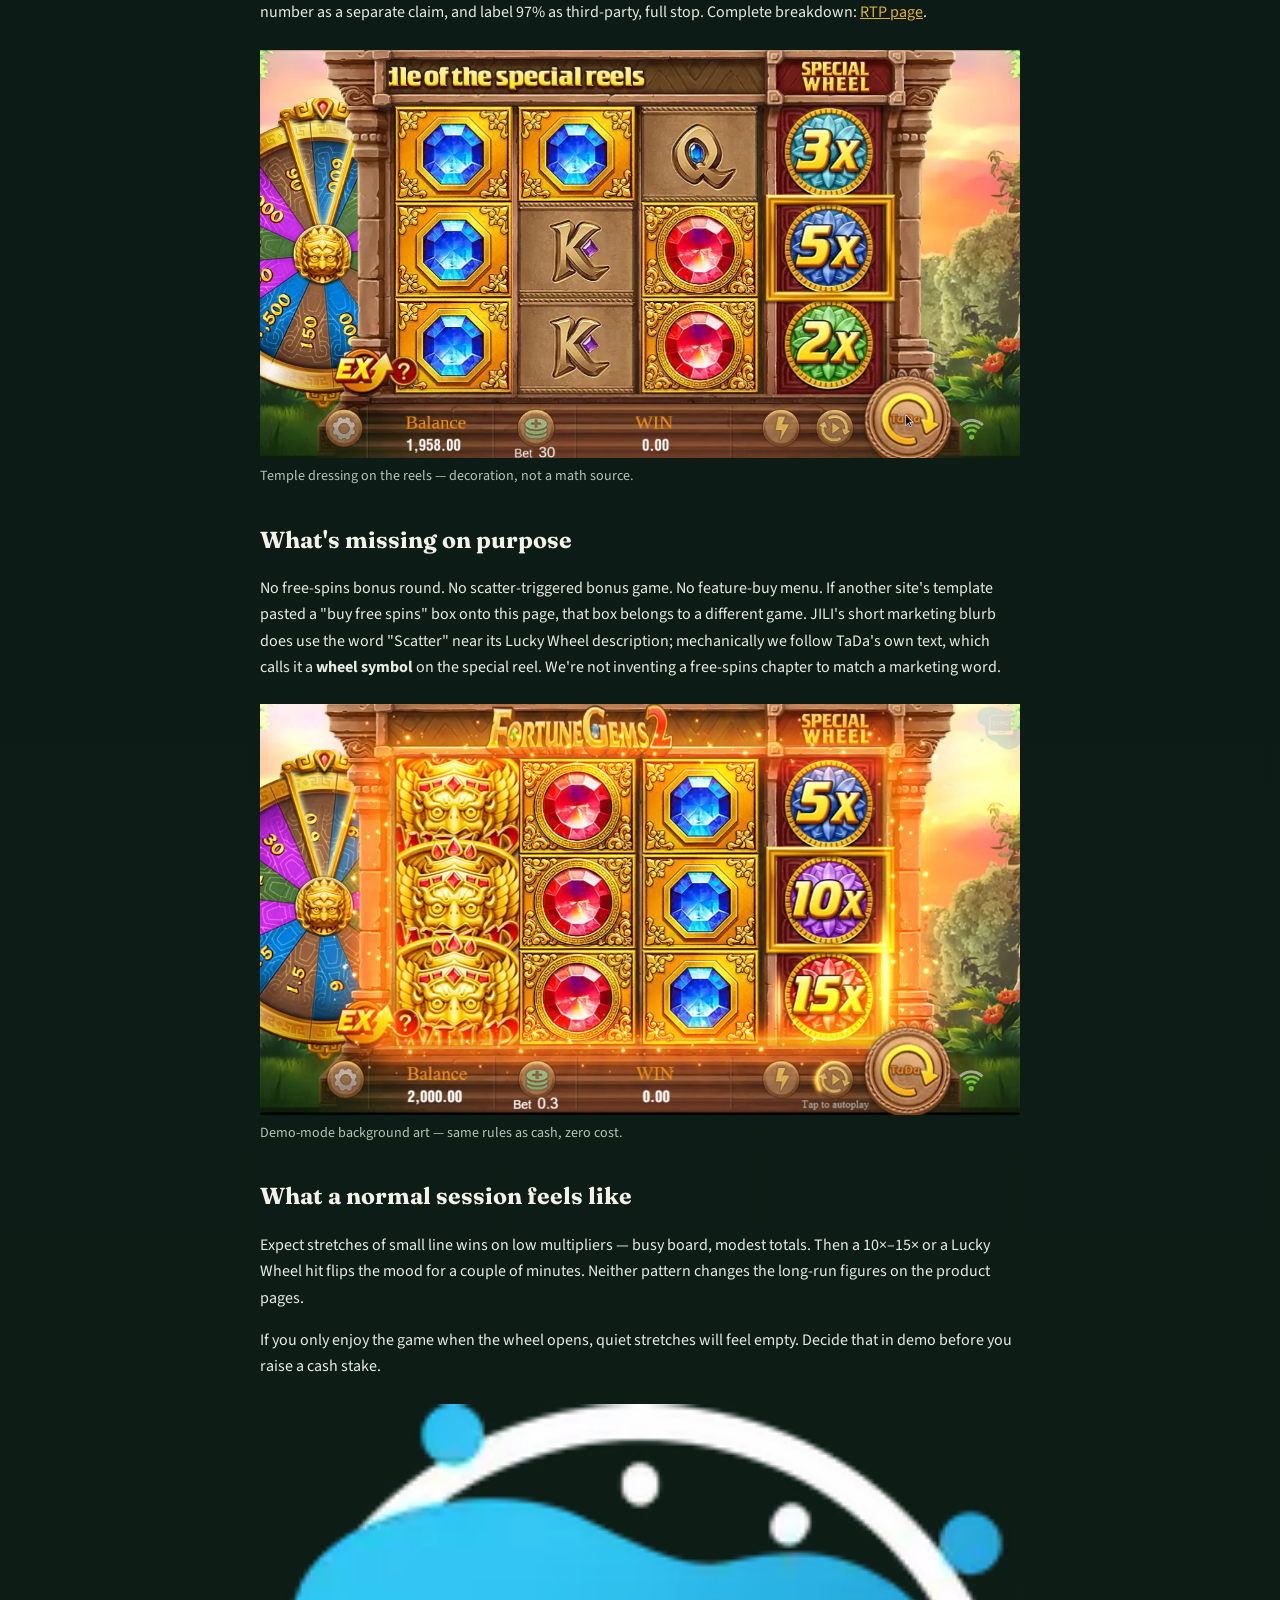
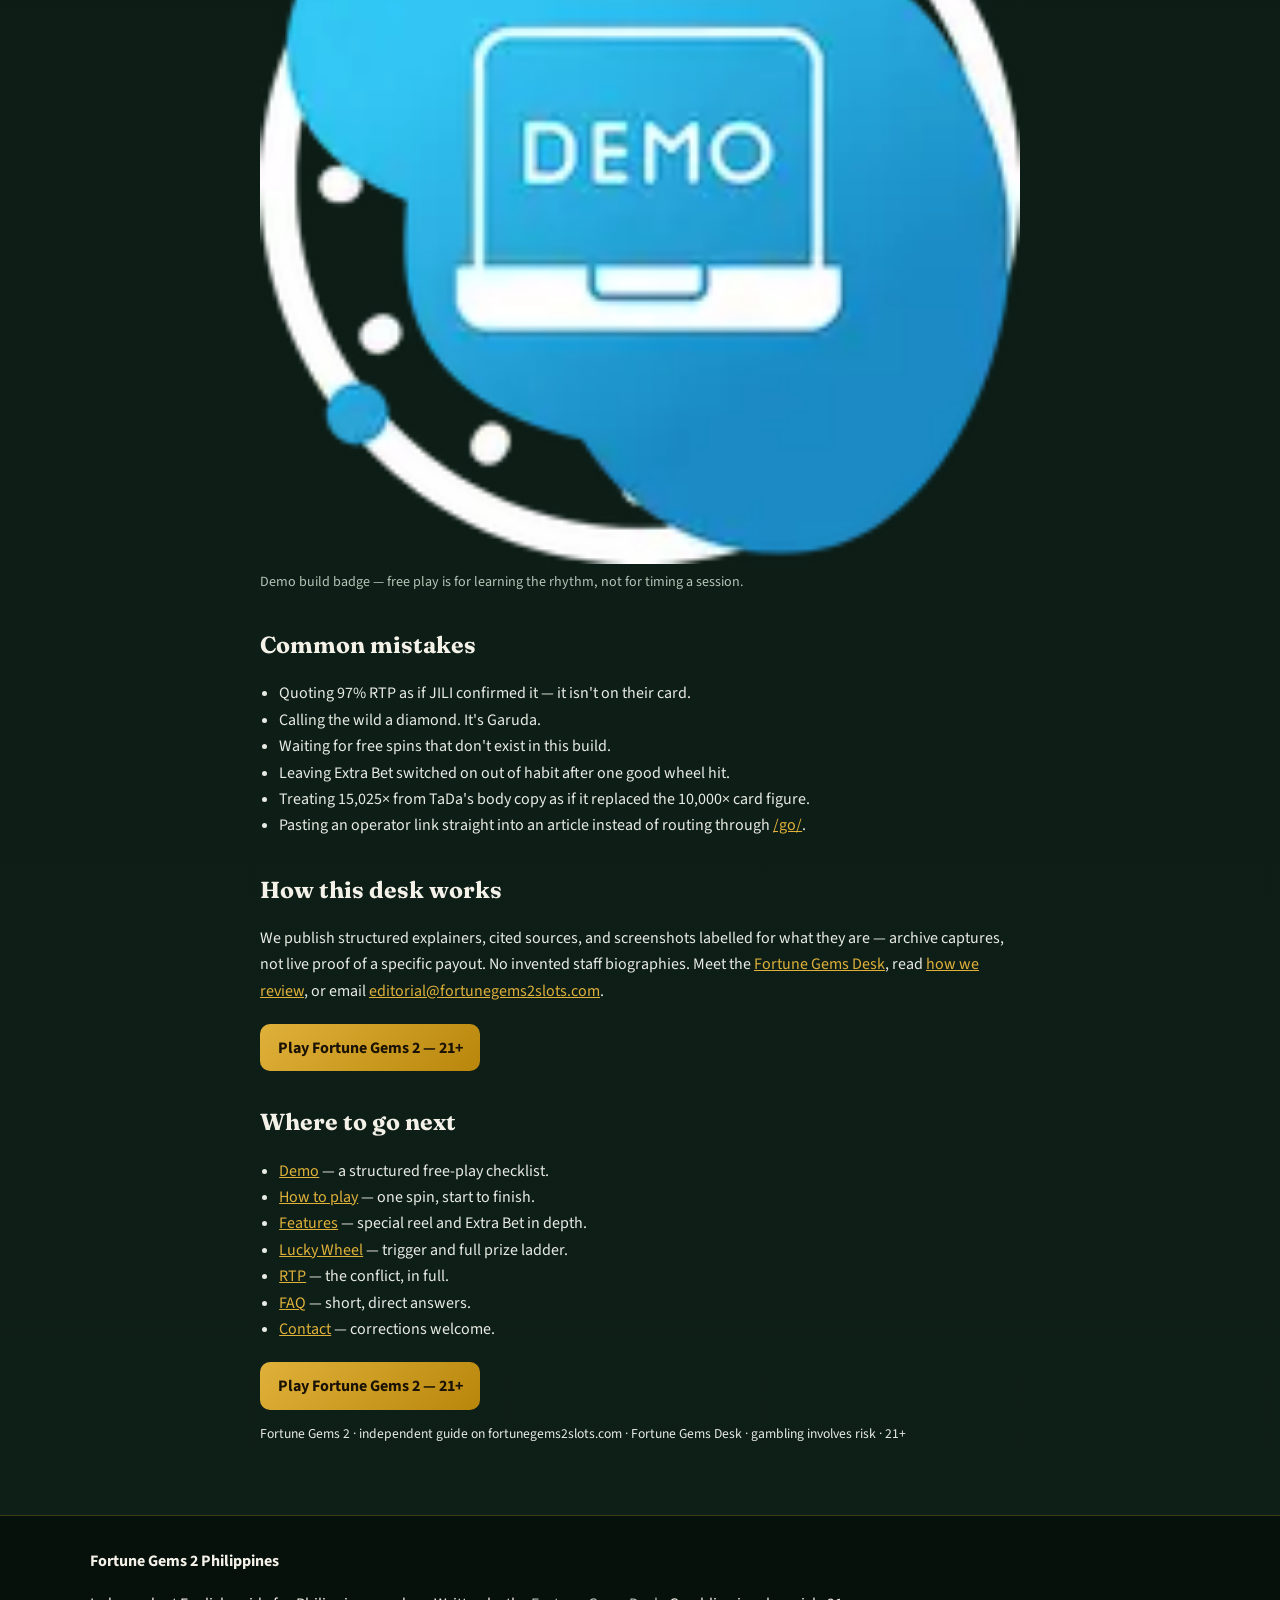
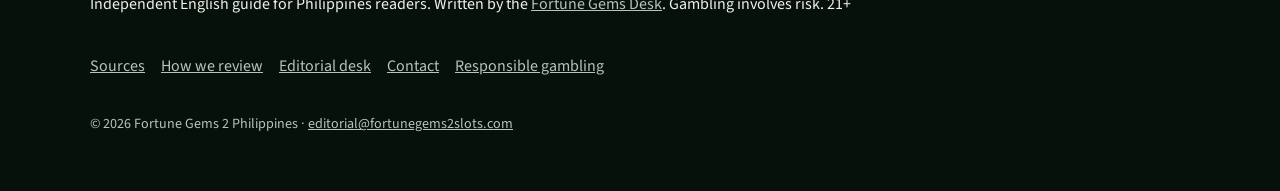
<file: en-ph/index.html>
<!doctype html>
<html lang="en-PH">
<head>
<meta charset="utf-8">
<meta name="viewport" content="width=device-width,initial-scale=1">
<title>Fortune Gems 2 Slot Guide Philippines</title>
<meta name="description" content="A Philippines English guide to Fortune Gems 2 (JILI / TaDa) — special reel, Lucky Wheel, Extra Bet, and the RTP numbers that disagree.">
<link rel="alternate" href="https://fortunegems2slots.com/" hreflang="en">
<link rel="alternate" href="https://fortunegems2slots.com/en-ph/" hreflang="en-PH">
<link rel="alternate" href="https://fortunegems2slots.com/" hreflang="x-default">
<link rel="canonical" href="https://fortunegems2slots.com/en-ph/">
<link rel="icon" href="/favicon.ico" sizes="any">
<link rel="icon" type="image/png" sizes="32x32" href="/favicon-32.png">
<link rel="icon" type="image/png" sizes="48x48" href="/favicon-48.png">
<link rel="apple-touch-icon" sizes="180x180" href="/apple-touch-icon.png">
<link rel="icon" type="image/png" sizes="192x192" href="/icon-192.png">
<link rel="icon" type="image/png" sizes="512x512" href="/icon-512.png">
<meta name="theme-color" content="#0c1f18">
<meta property="og:type" content="website">
<meta property="og:title" content="Fortune Gems 2 Slot Guide Philippines">
<meta property="og:description" content="A Philippines English guide to Fortune Gems 2 (JILI / TaDa) — special reel, Lucky Wheel, Extra Bet, and the RTP numbers that disagree.">
<meta property="og:url" content="https://fortunegems2slots.com/en-ph/">
<meta property="og:locale" content="en_PH">
<meta property="og:image" content="https://fortunegems2slots.com/assets/screenshots/hero-main.webp">
<meta name="twitter:card" content="summary_large_image">
<meta name="twitter:image" content="https://fortunegems2slots.com/assets/screenshots/hero-main.webp">
<link rel="preconnect" href="https://fonts.googleapis.com">
<link rel="preconnect" href="https://fonts.gstatic.com" crossorigin>
<link href="https://fonts.googleapis.com/css2?family=Fraunces:opsz,wght@9..144,600;9..144,700&family=Source+Sans+3:wght@400;600;700&display=swap" rel="stylesheet">
<link rel="stylesheet" href="/css/site.css">
<script type="application/ld+json">{"@context":"https://schema.org","@graph":[{"@type":"Organization","@id":"https://fortunegems2slots.com/#organization","name":"Fortune Gems 2 Philippines","url":"https://fortunegems2slots.com/"},{"@type":"WebSite","@id":"https://fortunegems2slots.com/#website","url":"https://fortunegems2slots.com/","name":"Fortune Gems 2 Philippines","inLanguage":"en-PH","publisher":{"@id":"https://fortunegems2slots.com/#organization"}},{"@type":"WebPage","@id":"https://fortunegems2slots.com/en-ph/#webpage","url":"https://fortunegems2slots.com/en-ph/","name":"Fortune Gems 2 Slot Guide Philippines","description":"A Philippines English guide to Fortune Gems 2 (JILI / TaDa) — special reel, Lucky Wheel, Extra Bet, and the RTP numbers that disagree.","inLanguage":"en-PH","isPartOf":{"@id":"https://fortunegems2slots.com/#website"},"dateModified":"2026-07-31","author":{"@type":"Organization","name":"Fortune Gems Desk","url":"https://fortunegems2slots.com/editorial/"}}]}</script>
</head>
<body>
<a class="skip" href="#main">Skip to content</a>
<header class="site-header">
<div class="wrap header-inner">
<a class="brand" href="/en-ph/">Fortune <span>Gems</span></a>
<nav id="site-nav" class="nav-panel" data-nav-panel aria-label="Primary">
<div class="nav-panel-inner"><a href="/en-ph/" aria-current="page">Home</a><a href="/en-ph/demo/">Demo</a><a href="/en-ph/how-to-play/">How to play</a><a href="/en-ph/rtp/">RTP</a><a href="/en-ph/features/">Features</a><a href="/en-ph/lucky-wheel/">Lucky Wheel</a><a href="/en-ph/faq/">FAQ</a>
<a class="nav-more" href="/en-ph/strategy/">Strategy</a>
<a class="nav-more" href="/en-ph/symbols/">Symbols</a>
<a class="nav-more" href="/en-ph/vs-fortune-gems/">vs FG1</a>
<a class="nav-more" href="/en-ph/sources/">Sources</a>
<a class="nav-more" href="/en-ph/about/">About</a>
</div>
</nav>
<div class="header-actions">
<a class="header-play" href="/go/" rel="nofollow sponsored noopener">Play — 21+</a>
<button type="button" class="nav-toggle" data-nav-toggle aria-expanded="false" aria-controls="site-nav">
<span class="nav-toggle-bars" aria-hidden="true"></span>
<span class="nav-toggle-label">Menu</span>
</button>
</div>
</div>
</header>
<main id="main">
<header class="page-hero">
<div class="wrap">
<p class="eyebrow">JILI / TaDa · Philippines · 21+</p>
<h1>Fortune Gems 2</h1>
<p class="deck">A Philippines English guide to Fortune Gems 2 (JILI / TaDa) — special reel, Lucky Wheel, Extra Bet, and the RTP numbers that disagree.</p>
<p class="byline">By <a href="/en-ph/editorial/">Fortune Gems Desk</a>
 · Updated <time datetime="2026-07-31">31 Jul 2026</time>
 · <a href="/en-ph/how-we-review/">How we review</a></p>
<p class="cta-row"><a class="button" href="/go/" rel="nofollow sponsored noopener">Play Fortune Gems 2 — 21+</a>
<a class="button button-ghost" href="/en-ph/demo/">Open demo guide</a></p>
<p class="fine">Sponsored exit · Philippines eligibility is your responsibility · 21+</p>
</div>
</header>
<article class="wrap article">
<p class="lede">Every Fortune Gems 2 write-up quotes an RTP and moves on. Two numbers are circulating — 94.38% on TaDa's own product page, 97% on nearly every review site that copied the last one. Neither figure sits on the JILI card. That gap tells you more about how this market writes copy than any highlight reel does.</p>

<figure class="shot">
<img src="/assets/screenshots/hero-main.webp" alt="Fortune Gems 2 promotional art with golden mask and JILI branding" width="1400" height="800" loading="lazy" decoding="async">
<figcaption>Promotional key art. Specs on this page come from provider product pages, not this banner.</figcaption>
</figure>

<nav class="toc" aria-label="On this page"><p class="toc-label">Jump to</p><ol><li><a href="#what">What Fortune Gems 2 is</a></li><li><a href="#who">JILI and TaDa</a></li><li><a href="#specs">Spec snapshot</a></li><li><a href="#board">How the board pays</a></li><li><a href="#special">The special reel</a></li><li><a href="#wheel">Lucky Wheel</a></li><li><a href="#extra">Extra Bet</a></li><li><a href="#math">Where the numbers disagree</a></li><li><a href="#no-fs">What's missing on purpose</a></li><li><a href="#session">What a session feels like</a></li><li><a href="#mistakes">Common mistakes</a></li><li><a href="#desk">This desk</a></li><li><a href="#next">Next</a></li></ol></nav>

<h2 id="what">What Fortune Gems 2 is</h2>
<p><strong>Fortune Gems 2</strong> is a compact temple-and-gems slot: a <strong>3×3</strong> grid, <strong>five fixed paylines</strong>, and a fourth strip — the <strong>special reel</strong> — sitting beside the main board. That extra reel does one of two things on a winning spin: multiply the line payout, or land a wheel icon that sends the round to the <strong>Lucky Wheel</strong>. There is no free-spins round waiting behind a scatter. Spin, watch the special reel settle, take the result.</p>
<p>This site is an independent guide for adults (21+). It is not a JILI or TaDa storefront and it is not a casino — cash links route through <a href="/go/">/go/</a> only, never mid-paragraph.</p>
<p>If you already know the original Fortune Gems, this sequel keeps the same grid grammar and bolts on the wheel. The differences that matter are on <a href="/en-ph/vs-fortune-gems/">Fortune Gems vs Fortune Gems 2</a>; this page just needs you oriented.</p>

<figure class="shot">
<img src="/assets/screenshots/gameplay-3.webp" alt="Fortune Gems 2 3x3 grid with special reel during play" width="1400" height="800" loading="lazy" decoding="async">
<figcaption>The 3×3 grid on the left, the special reel running down the right side.</figcaption>
</figure>

<h2 id="who">JILI and TaDa — one game, two names</h2>
<p>Philippines lobbies almost always list this title under <strong>JILI Games</strong>. Search the same product ID — <strong>223</strong> — on <strong>TaDa Gaming</strong>'s site and you land on a longer English write-up: full pay ladder, Extra Bet mechanics, an RTP figure JILI's card doesn't publish. Two providers, one game ID. We lead with JILI for the name Philippines players recognise and cite TaDa whenever a number only appears on their page.</p>
<p>Both providers run demo builds for ID 223. How to use free play without mistaking it for a cash forecast: <a href="/en-ph/demo/">demo guide</a>.</p>

<figure class="shot">
<img src="/assets/screenshots/gameplay-5.webp" alt="Fortune Gems 2 board showing Extra Bet and spin controls" width="1400" height="800" loading="lazy" decoding="async">
<figcaption>Stake, spin and Extra Bet controls — the exact layout shifts by operator skin.</figcaption>
</figure>

<h2 id="specs">Spec snapshot</h2>
<p>One table, checked once. Repeating the same six numbers in every paragraph wouldn't make them any truer. Full RTP argument: <a href="/en-ph/rtp/">RTP &amp; volatility</a>. Citations: <a href="/en-ph/sources/">Sources</a>.</p>
<table>
<thead><tr><th>Claim</th><th>Value</th><th>Evidence</th></tr></thead>
<tbody>
<tr><td>Game</td><td>Fortune Gems 2</td><td>Official product pages</td></tr>
<tr><td>Provider (PH lead)</td><td>JILI Games</td><td>JILI product card</td></tr>
<tr><td>Parallel listing</td><td>TaDa Gaming (ID 223)</td><td>TaDa product page</td></tr>
<tr><td>Layout</td><td>3×3 + special reel</td><td>Official / Observed</td></tr>
<tr><td>Paylines</td><td>5 fixed</td><td>Official cards</td></tr>
<tr><td>Volatility (card)</td><td>Medium (MED)</td><td>JILI + TaDa cards</td></tr>
<tr><td>Max win (product card)</td><td>10,000×</td><td>Both cards — lead figure</td></tr>
<tr><td>Max win (TaDa body copy)</td><td>15,025×</td><td>Separate claim, attributed only</td></tr>
<tr><td>RTP (TaDa long-form)</td><td>94.38%</td><td>TaDa English page</td></tr>
<tr><td>RTP (common third-party)</td><td>97%</td><td>Third-party / old archive — absent from JILI card</td></tr>
<tr><td>Publish (card)</td><td>December 2023</td><td>Official 2023.12</td></tr>
<tr><td>Wild</td><td>Garuda</td><td>TaDa paytable</td></tr>
<tr><td>Extra Bet</td><td>+50% stake</td><td>TaDa feature copy</td></tr>
<tr><td>Special-reel multipliers</td><td>1×–15×</td><td>TaDa feature copy</td></tr>
<tr><td>Free spins / feature buy</td><td>None listed</td><td>Feature set we use</td></tr>
</tbody>
</table>

<figure class="shot">
<img src="/assets/screenshots/logo.webp" alt="Fortune Gems 2 wordmark logo" width="1400" height="800" loading="lazy" decoding="async">
<figcaption>The product wordmark — branding, not a licence mark.</figcaption>
</figure>

<h2 id="board">How the board pays</h2>
<p>Wins read left to right across five fixed lines. Land three matching symbols on a line and the payout gets multiplied by whatever value is sitting in the <strong>center slot of the special reel</strong> that spin — that's TaDa's own stated rule. Miss the line entirely and the special reel does nothing for that stake.</p>
<p>So you are tracking two things at once: the nine gem cells and the multiplier lane. The same three-of-a-kind under 15× and under 1× are different outcomes. In demo, watch that center slot on every paying spin before you judge the title by gem colours alone.</p>

<figure class="shot">
<img src="/assets/screenshots/gameplay-8.webp" alt="Fortune Gems 2 special multiplier reel beside the main grid" width="1400" height="800" loading="lazy" decoding="async">
<figcaption>The special reel in the center slot — this is the value that multiplies your line win.</figcaption>
</figure>

<h3>Garuda wild</h3>
<p>TaDa's paytable names the wild <strong>Garuda</strong> (Golden Garuda). It substitutes for ordinary symbols and pays <strong>3× bet</strong> for three-of-a-kind — the top line pay before any special-reel multiplier. Older reviews sometimes called it a "diamond wild"; that does not match TaDa's paytable. Full ladder: <a href="/en-ph/symbols/">symbols &amp; paytable</a>.</p>

<figure class="shot">
<img src="/assets/screenshots/gameplay-10.webp" alt="Fortune Gems 2 gameplay with gem symbols on reels" width="1400" height="800" loading="lazy" decoding="async">
<figcaption>Gem symbols on the main grid — J, Q, K, A and three gem colours sit below Garuda on the ladder.</figcaption>
</figure>

<h2 id="special">The special reel — every spin's second story</h2>
<p>TaDa lists the special-reel multipliers as <strong>1×, 2×, 3×, 5×, 10×, 15×</strong>. With Extra Bet off, 1× stays in that pool, so plenty of paying lines get no extra lift at all. Switch Extra Bet on and TaDa states 1× drops out of the pool — you're paying more per spin specifically to remove the dead multiplier and unlock a stronger wheel path. That's a cost trade you can price out, not a hidden edge.</p>
<p>Full feature breakdown: <a href="/en-ph/features/">features</a>.</p>

<figure class="shot">
<img src="/assets/screenshots/gameplay-12.webp" alt="Fortune Gems 2 Extra Bet and special reel UI" width="1400" height="800" loading="lazy" decoding="async">
<figcaption>Extra Bet sits right next to the special reel in most skins — check your client's exact labelling.</figcaption>
</figure>

<h2 id="wheel">Lucky Wheel — the spike lane</h2>
<p>Land the wheel symbol in the center of the special reel and the round moves to the <strong>Lucky Wheel</strong>. TaDa's prize ladder runs from small single-digit multiples up to <strong>1,000×</strong> base wager, with plenty of stops in between. This is the sequel's actual selling point — a standalone prize draw, not a free-spins substitute.</p>
<p>Full trigger and prize reading: <a href="/en-ph/lucky-wheel/">Lucky Wheel guide</a>.</p>

<figure class="shot">
<img src="/assets/screenshots/gameplay-13.webp" alt="Fortune Gems 2 Lucky Wheel feature presentation" width="1400" height="800" loading="lazy" decoding="async">
<figcaption>The Lucky Wheel screen — a separate prize draw from the special-reel multiplier.</figcaption>
</figure>

<h2 id="extra">Extra Bet, without the superstition</h2>
<p>Extra Bet adds <strong>50%</strong> to whatever you're staking on that spin, per TaDa's copy. In exchange, 1× leaves the special reel's pool and the Lucky Wheel path improves. It isn't insurance and it doesn't refund. If your session budget can't absorb that uplift for a full block of spins, leave it off.</p>
<p>Stake caps and when to toggle it: <a href="/en-ph/strategy/">strategy</a>.</p>

<figure class="shot">
<img src="/assets/screenshots/gameplay-15.webp" alt="Fortune Gems 2 win moment on the gem board" width="1400" height="800" loading="lazy" decoding="async">
<figcaption>A win screen. Persuasive to look at, useless as a forecast.</figcaption>
</figure>

<h2 id="math">Where the numbers disagree</h2>
<p>Provider <strong>product cards</strong> agree on <strong>Medium (MED)</strong> volatility and a headline max win of <strong>10,000×</strong>. TaDa's own long-form page then repeats a separate figure, <strong>15,025×</strong>, a few paragraphs down, and states an RTP of <strong>94.38%</strong>. Meanwhile most third-party review sites — plus the old fortunegems-2.com archive — keep printing <strong>97%</strong>, a number that isn't anywhere on the JILI card we checked.</p>
<p>Picking whichever number sounds best doesn't resolve that. We lead with the card figures, flag TaDa's body-copy number as a separate claim, and label 97% as third-party, full stop. Complete breakdown: <a href="/en-ph/rtp/">RTP page</a>.</p>

<figure class="shot">
<img src="/assets/screenshots/gameplay-17.webp" alt="Fortune Gems 2 wide gameplay capture of temple theme" width="1400" height="800" loading="lazy" decoding="async">
<figcaption>Temple dressing on the reels — decoration, not a math source.</figcaption>
</figure>

<h2 id="no-fs">What's missing on purpose</h2>
<p>No free-spins bonus round. No scatter-triggered bonus game. No feature-buy menu. If another site's template pasted a "buy free spins" box onto this page, that box belongs to a different game. JILI's short marketing blurb does use the word "Scatter" near its Lucky Wheel description; mechanically we follow TaDa's own text, which calls it a <strong>wheel symbol</strong> on the special reel. We're not inventing a free-spins chapter to match a marketing word.</p>

<figure class="shot">
<img src="/assets/screenshots/demo-bg.webp" alt="Fortune Gems 2 demo background art" width="1400" height="800" loading="lazy" decoding="async">
<figcaption>Demo-mode background art — same rules as cash, zero cost.</figcaption>
</figure>

<h2 id="session">What a normal session feels like</h2>
<p>Expect stretches of small line wins on low multipliers — busy board, modest totals. Then a 10×–15× or a Lucky Wheel hit flips the mood for a couple of minutes. Neither pattern changes the long-run figures on the product pages.</p>
<p>If you only enjoy the game when the wheel opens, quiet stretches will feel empty. Decide that in demo before you raise a cash stake.</p>

<figure class="shot">
<img src="/assets/screenshots/demo-version.webp" alt="Fortune Gems 2 demo version graphic" width="1400" height="800" loading="lazy" decoding="async">
<figcaption>Demo build badge — free play is for learning the rhythm, not for timing a session.</figcaption>
</figure>

<h2 id="mistakes">Common mistakes</h2>
<ul>
<li>Quoting 97% RTP as if JILI confirmed it — it isn't on their card.</li>
<li>Calling the wild a diamond. It's Garuda.</li>
<li>Waiting for free spins that don't exist in this build.</li>
<li>Leaving Extra Bet switched on out of habit after one good wheel hit.</li>
<li>Treating 15,025× from TaDa's body copy as if it replaced the 10,000× card figure.</li>
<li>Pasting an operator link straight into an article instead of routing through <a href="/go/">/go/</a>.</li>
</ul>

<h2 id="desk">How this desk works</h2>
<p>We publish structured explainers, cited sources, and screenshots labelled for what they are — archive captures, not live proof of a specific payout. No invented staff biographies. Meet the <a href="/en-ph/editorial/">Fortune Gems Desk</a>, read <a href="/en-ph/how-we-review/">how we review</a>, or email <a href="mailto:editorial@fortunegems2slots.com">editorial@fortunegems2slots.com</a>.</p>
<p class="cta-row"><a class="button" href="/go/" rel="nofollow sponsored noopener">Play Fortune Gems 2 — 21+</a></p>

<h2 id="next">Where to go next</h2>
<ul>
<li><a href="/en-ph/demo/">Demo</a> — a structured free-play checklist.</li>
<li><a href="/en-ph/how-to-play/">How to play</a> — one spin, start to finish.</li>
<li><a href="/en-ph/features/">Features</a> — special reel and Extra Bet in depth.</li>
<li><a href="/en-ph/lucky-wheel/">Lucky Wheel</a> — trigger and full prize ladder.</li>
<li><a href="/en-ph/rtp/">RTP</a> — the conflict, in full.</li>
<li><a href="/en-ph/faq/">FAQ</a> — short, direct answers.</li>
<li><a href="/en-ph/contact/">Contact</a> — corrections welcome.</li>
</ul>
<p class="cta-row"><a class="button" href="/go/" rel="nofollow sponsored noopener">Play Fortune Gems 2 — 21+</a></p>
<p class="fine">Fortune Gems 2 · independent guide on fortunegems2slots.com · Fortune Gems Desk · gambling involves risk · 21+</p>
</article>
</main>
<footer class="site-footer">
<div class="wrap footer-grid">
<div>
<strong>Fortune Gems 2 Philippines</strong>
<p>Independent English guide for Philippines readers. Written by the <a href="/en-ph/editorial/">Fortune Gems Desk</a>. Gambling involves risk. 21+</p>
</div>
<nav aria-label="Footer">
<a href="/en-ph/sources/">Sources</a>
<a href="/en-ph/how-we-review/">How we review</a>
<a href="/en-ph/editorial/">Editorial desk</a>
<a href="/en-ph/contact/">Contact</a>
<a href="/en-ph/responsible-gambling/">Responsible gambling</a>
</nav>
<p class="copy">© 2026 Fortune Gems 2 Philippines · <a href="mailto:editorial@fortunegems2slots.com">editorial@fortunegems2slots.com</a></p>
</div>
</footer>
<script src="/js/site.js" defer></script>
</body>
</html>
</file>
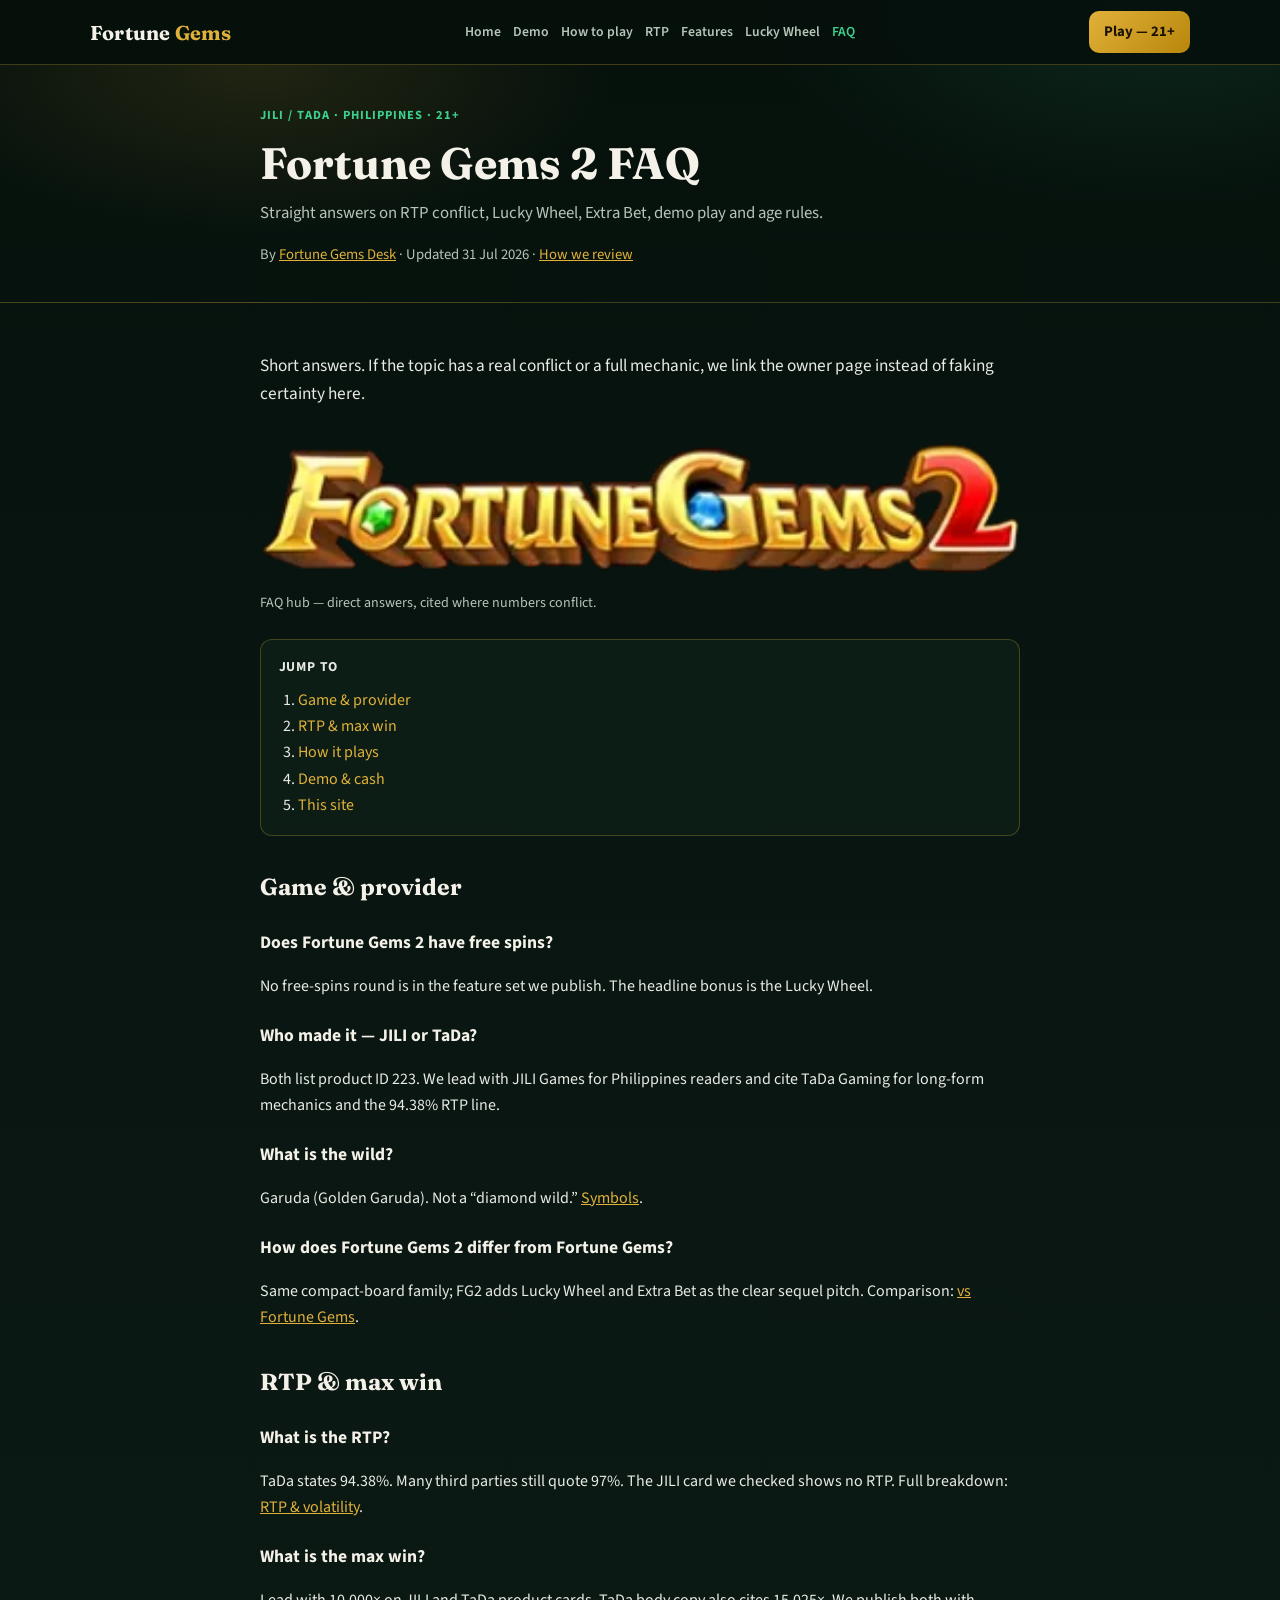
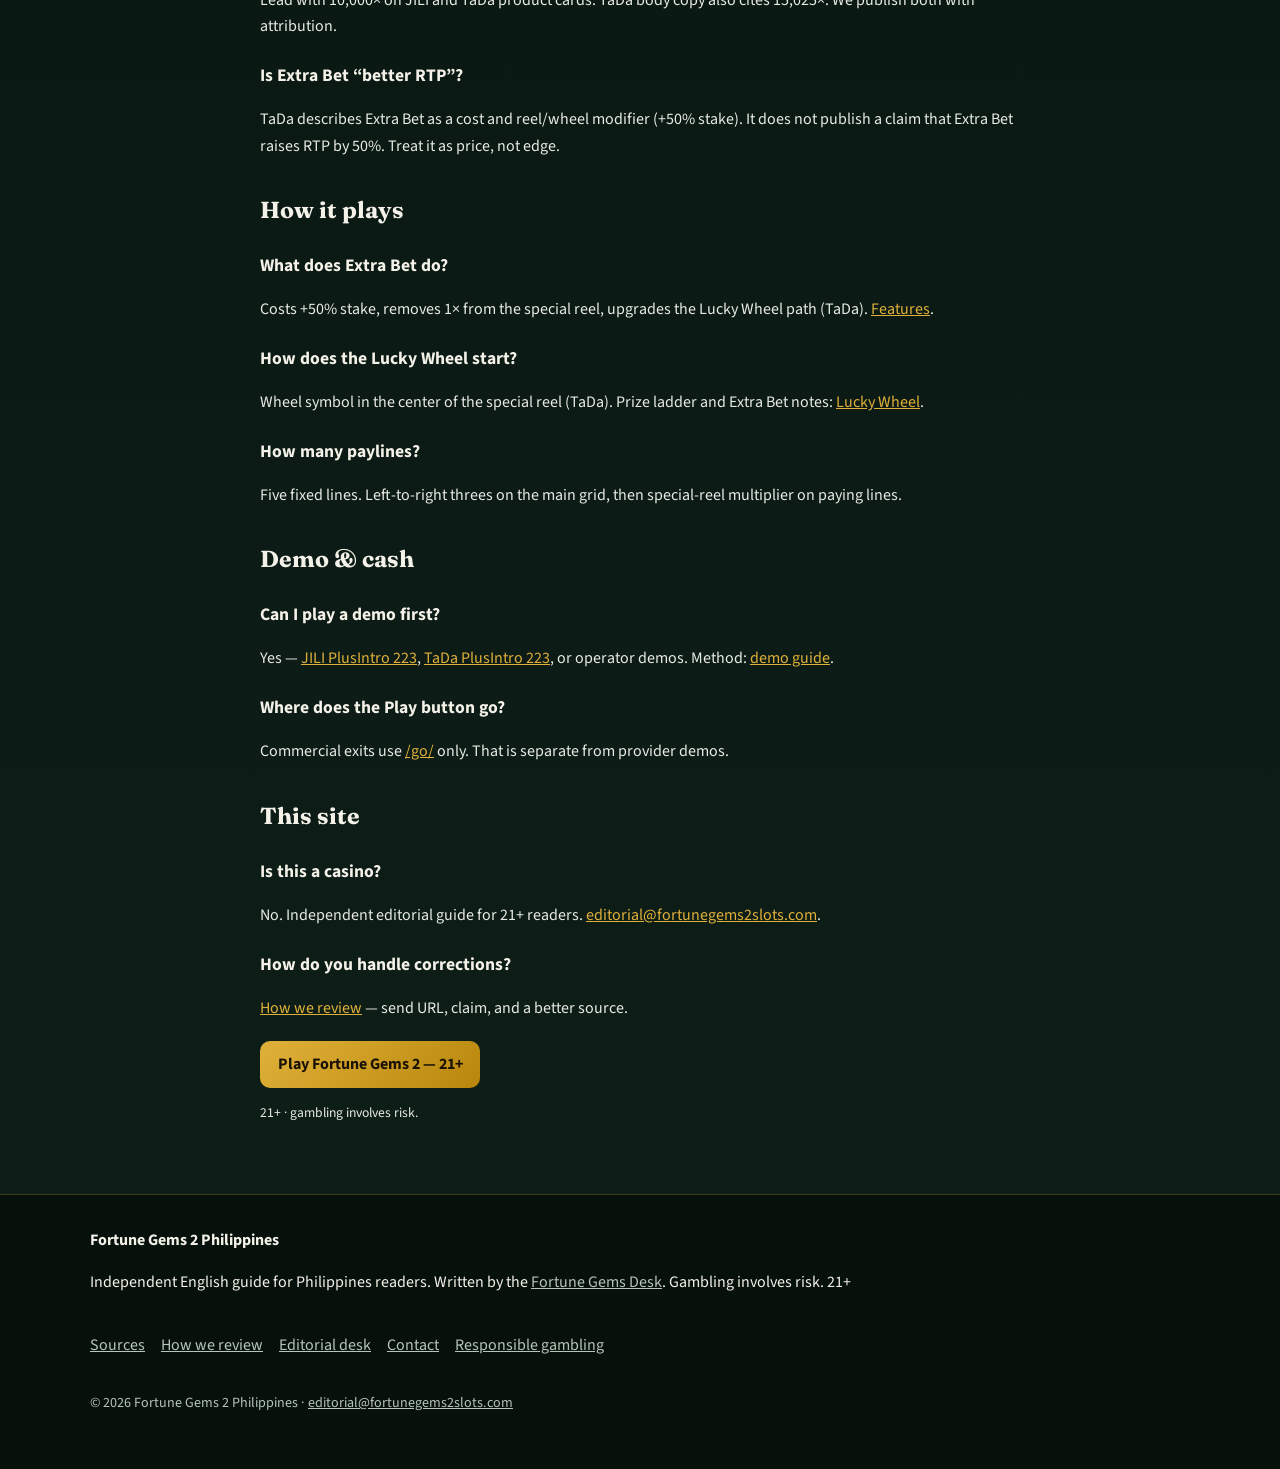
<file: faq/index.html>
<!doctype html>
<html lang="en-PH">
<head>
<meta charset="utf-8">
<meta name="viewport" content="width=device-width,initial-scale=1">
<title>Fortune Gems 2 FAQ</title>
<meta name="description" content="Straight answers on RTP conflict, Lucky Wheel, Extra Bet, demo play and age rules.">
<link rel="alternate" href="https://fortunegems2slots.com/faq/" hreflang="en">
<link rel="alternate" href="https://fortunegems2slots.com/en-ph/faq/" hreflang="en-PH">
<link rel="alternate" href="https://fortunegems2slots.com/faq/" hreflang="x-default">
<link rel="canonical" href="https://fortunegems2slots.com/faq/">
<link rel="icon" href="/favicon.ico" sizes="any">
<link rel="icon" type="image/png" sizes="32x32" href="/favicon-32.png">
<link rel="icon" type="image/png" sizes="48x48" href="/favicon-48.png">
<link rel="apple-touch-icon" sizes="180x180" href="/apple-touch-icon.png">
<link rel="icon" type="image/png" sizes="192x192" href="/icon-192.png">
<link rel="icon" type="image/png" sizes="512x512" href="/icon-512.png">
<meta name="theme-color" content="#0c1f18">
<meta property="og:type" content="website">
<meta property="og:title" content="Fortune Gems 2 FAQ">
<meta property="og:description" content="Straight answers on RTP conflict, Lucky Wheel, Extra Bet, demo play and age rules.">
<meta property="og:url" content="https://fortunegems2slots.com/faq/">
<meta property="og:locale" content="en_PH">
<meta property="og:image" content="https://fortunegems2slots.com/assets/screenshots/hero-main.webp">
<meta name="twitter:card" content="summary_large_image">
<meta name="twitter:image" content="https://fortunegems2slots.com/assets/screenshots/hero-main.webp">
<link rel="preconnect" href="https://fonts.googleapis.com">
<link rel="preconnect" href="https://fonts.gstatic.com" crossorigin>
<link href="https://fonts.googleapis.com/css2?family=Fraunces:opsz,wght@9..144,600;9..144,700&family=Source+Sans+3:wght@400;600;700&display=swap" rel="stylesheet">
<link rel="stylesheet" href="/css/site.css">
<script type="application/ld+json">{"@context":"https://schema.org","@graph":[{"@type":"Organization","@id":"https://fortunegems2slots.com/#organization","name":"Fortune Gems 2 Philippines","url":"https://fortunegems2slots.com/"},{"@type":"WebSite","@id":"https://fortunegems2slots.com/#website","url":"https://fortunegems2slots.com/","name":"Fortune Gems 2 Philippines","inLanguage":"en-PH","publisher":{"@id":"https://fortunegems2slots.com/#organization"}},{"@type":"WebPage","@id":"https://fortunegems2slots.com/faq/#webpage","url":"https://fortunegems2slots.com/faq/","name":"Fortune Gems 2 FAQ","description":"Straight answers on RTP conflict, Lucky Wheel, Extra Bet, demo play and age rules.","inLanguage":"en-PH","isPartOf":{"@id":"https://fortunegems2slots.com/#website"},"dateModified":"2026-07-31","author":{"@type":"Organization","name":"Fortune Gems Desk","url":"https://fortunegems2slots.com/editorial/"}},{"@type":"FAQPage","mainEntity":[{"@type":"Question","name":"Does Fortune Gems 2 have free spins?","acceptedAnswer":{"@type":"Answer","text":"No free-spins round is in the feature set we publish. The headline bonus is the Lucky Wheel."}},{"@type":"Question","name":"Who made it — JILI or TaDa?","acceptedAnswer":{"@type":"Answer","text":"Both list product ID 223. We lead with JILI Games for Philippines readers and cite TaDa Gaming for long-form mechanics and the 94.38% RTP line."}},{"@type":"Question","name":"What is the wild?","acceptedAnswer":{"@type":"Answer","text":"Garuda (Golden Garuda). Not a “diamond wild.” Symbols."}},{"@type":"Question","name":"How does Fortune Gems 2 differ from Fortune Gems?","acceptedAnswer":{"@type":"Answer","text":"Same compact-board family; FG2 adds Lucky Wheel and Extra Bet as the clear sequel pitch. Comparison: vs Fortune Gems."}},{"@type":"Question","name":"What is the RTP?","acceptedAnswer":{"@type":"Answer","text":"TaDa states 94.38%. Many third parties still quote 97%. The JILI card we checked shows no RTP. Full breakdown: RTP &amp; volatility."}},{"@type":"Question","name":"What is the max win?","acceptedAnswer":{"@type":"Answer","text":"Lead with 10,000× on JILI and TaDa product cards. TaDa body copy also cites 15,025×. We publish both with attribution."}},{"@type":"Question","name":"Is Extra Bet “better RTP”?","acceptedAnswer":{"@type":"Answer","text":"TaDa describes Extra Bet as a cost and reel/wheel modifier (+50% stake). It does not publish a claim that Extra Bet raises RTP by 50%. Treat it as price, not edge."}},{"@type":"Question","name":"What does Extra Bet do?","acceptedAnswer":{"@type":"Answer","text":"Costs +50% stake, removes 1× from the special reel, upgrades the Lucky Wheel path (TaDa). Features."}},{"@type":"Question","name":"How does the Lucky Wheel start?","acceptedAnswer":{"@type":"Answer","text":"Wheel symbol in the center of the special reel (TaDa). Prize ladder and Extra Bet notes: Lucky Wheel."}},{"@type":"Question","name":"How many paylines?","acceptedAnswer":{"@type":"Answer","text":"Five fixed lines. Left-to-right threes on the main grid, then special-reel multiplier on paying lines."}},{"@type":"Question","name":"Can I play a demo first?","acceptedAnswer":{"@type":"Answer","text":"Yes — JILI PlusIntro 223, TaDa PlusIntro 223, or operator demos. Method: demo guide."}},{"@type":"Question","name":"Where does the Play button go?","acceptedAnswer":{"@type":"Answer","text":"Commercial exits use /go/ only. That is separate from provider demos."}},{"@type":"Question","name":"Is this a casino?","acceptedAnswer":{"@type":"Answer","text":"No. Independent editorial guide for 21+ readers. editorial@fortunegems2slots.com."}},{"@type":"Question","name":"How do you handle corrections?","acceptedAnswer":{"@type":"Answer","text":"How we review — send URL, claim, and a better source."}}]}]}</script>
</head>
<body>
<a class="skip" href="#main">Skip to content</a>
<header class="site-header">
<div class="wrap header-inner">
<a class="brand" href="/">Fortune <span>Gems</span></a>
<nav id="site-nav" class="nav-panel" data-nav-panel aria-label="Primary">
<div class="nav-panel-inner"><a href="/">Home</a><a href="/demo/">Demo</a><a href="/how-to-play/">How to play</a><a href="/rtp/">RTP</a><a href="/features/">Features</a><a href="/lucky-wheel/">Lucky Wheel</a><a href="/faq/" aria-current="page">FAQ</a>
<a class="nav-more" href="/strategy/">Strategy</a>
<a class="nav-more" href="/symbols/">Symbols</a>
<a class="nav-more" href="/vs-fortune-gems/">vs FG1</a>
<a class="nav-more" href="/sources/">Sources</a>
<a class="nav-more" href="/about/">About</a>
</div>
</nav>
<div class="header-actions">
<a class="header-play" href="/go/" rel="nofollow sponsored noopener">Play — 21+</a>
<button type="button" class="nav-toggle" data-nav-toggle aria-expanded="false" aria-controls="site-nav">
<span class="nav-toggle-bars" aria-hidden="true"></span>
<span class="nav-toggle-label">Menu</span>
</button>
</div>
</div>
</header>
<main id="main">
<header class="page-hero">
<div class="wrap">
<p class="eyebrow">JILI / TaDa · Philippines · 21+</p>
<h1>Fortune Gems 2 FAQ</h1>
<p class="deck">Straight answers on RTP conflict, Lucky Wheel, Extra Bet, demo play and age rules.</p>
<p class="byline">By <a href="/editorial/">Fortune Gems Desk</a>
 · Updated <time datetime="2026-07-31">31 Jul 2026</time>
 · <a href="/how-we-review/">How we review</a></p>

</div>
</header>
<article class="wrap article">
<p class="lede">Short answers. If the topic has a real conflict or a full mechanic, we link the owner page instead of faking certainty here.</p>
<figure class="shot">
<img src="/assets/screenshots/logo.webp" alt="Fortune Gems 2 logo for FAQ hub" width="1400" height="800" loading="lazy" decoding="async">
<figcaption>FAQ hub — direct answers, cited where numbers conflict.</figcaption>
</figure>
<nav class="toc" aria-label="On this page"><p class="toc-label">Jump to</p><ol><li><a href="#game">Game & provider</a></li><li><a href="#math">RTP & max win</a></li><li><a href="#play">How it plays</a></li><li><a href="#money">Demo & cash</a></li><li><a href="#site">This site</a></li></ol></nav>

<h2 id="game">Game &amp; provider</h2>
<h3>Does Fortune Gems 2 have free spins?</h3>
<p>No free-spins round is in the feature set we publish. The headline bonus is the Lucky Wheel.</p>
<h3>Who made it — JILI or TaDa?</h3>
<p>Both list product ID 223. We lead with JILI Games for Philippines readers and cite TaDa Gaming for long-form mechanics and the 94.38% RTP line.</p>
<h3>What is the wild?</h3>
<p>Garuda (Golden Garuda). Not a “diamond wild.” <a href="/symbols/">Symbols</a>.</p>
<h3>How does Fortune Gems 2 differ from Fortune Gems?</h3>
<p>Same compact-board family; FG2 adds Lucky Wheel and Extra Bet as the clear sequel pitch. Comparison: <a href="/vs-fortune-gems/">vs Fortune Gems</a>.</p>

<h2 id="math">RTP &amp; max win</h2>
<h3>What is the RTP?</h3>
<p>TaDa states 94.38%. Many third parties still quote 97%. The JILI card we checked shows no RTP. Full breakdown: <a href="/rtp/">RTP &amp; volatility</a>.</p>
<h3>What is the max win?</h3>
<p>Lead with 10,000× on JILI and TaDa product cards. TaDa body copy also cites 15,025×. We publish both with attribution.</p>
<h3>Is Extra Bet “better RTP”?</h3>
<p>TaDa describes Extra Bet as a cost and reel/wheel modifier (+50% stake). It does not publish a claim that Extra Bet raises RTP by 50%. Treat it as price, not edge.</p>

<h2 id="play">How it plays</h2>
<h3>What does Extra Bet do?</h3>
<p>Costs +50% stake, removes 1× from the special reel, upgrades the Lucky Wheel path (TaDa). <a href="/features/">Features</a>.</p>
<h3>How does the Lucky Wheel start?</h3>
<p>Wheel symbol in the center of the special reel (TaDa). Prize ladder and Extra Bet notes: <a href="/lucky-wheel/">Lucky Wheel</a>.</p>
<h3>How many paylines?</h3>
<p>Five fixed lines. Left-to-right threes on the main grid, then special-reel multiplier on paying lines.</p>

<h2 id="money">Demo &amp; cash</h2>
<h3>Can I play a demo first?</h3>
<p>Yes — <a href="https://jiligames.com/PlusIntro/223" rel="noopener">JILI PlusIntro 223</a>, <a href="https://tadagaming.com/PlusIntro/223" rel="noopener">TaDa PlusIntro 223</a>, or operator demos. Method: <a href="/demo/">demo guide</a>.</p>
<h3>Where does the Play button go?</h3>
<p>Commercial exits use <a href="/go/">/go/</a> only. That is separate from provider demos.</p>

<h2 id="site">This site</h2>
<h3>Is this a casino?</h3>
<p>No. Independent editorial guide for 21+ readers. <a href="mailto:editorial@fortunegems2slots.com">editorial@fortunegems2slots.com</a>.</p>
<h3>How do you handle corrections?</h3>
<p><a href="/how-we-review/">How we review</a> — send URL, claim, and a better source.</p>

<p class="cta-row"><a class="button" href="/go/" rel="nofollow sponsored noopener">Play Fortune Gems 2 — 21+</a></p>
<p class="fine">21+ · gambling involves risk.</p>
</article>
</main>
<footer class="site-footer">
<div class="wrap footer-grid">
<div>
<strong>Fortune Gems 2 Philippines</strong>
<p>Independent English guide for Philippines readers. Written by the <a href="/editorial/">Fortune Gems Desk</a>. Gambling involves risk. 21+</p>
</div>
<nav aria-label="Footer">
<a href="/sources/">Sources</a>
<a href="/how-we-review/">How we review</a>
<a href="/editorial/">Editorial desk</a>
<a href="/contact/">Contact</a>
<a href="/responsible-gambling/">Responsible gambling</a>
</nav>
<p class="copy">© 2026 Fortune Gems 2 Philippines · <a href="mailto:editorial@fortunegems2slots.com">editorial@fortunegems2slots.com</a></p>
</div>
</footer>
<script src="/js/site.js" defer></script>
</body>
</html>
</file>
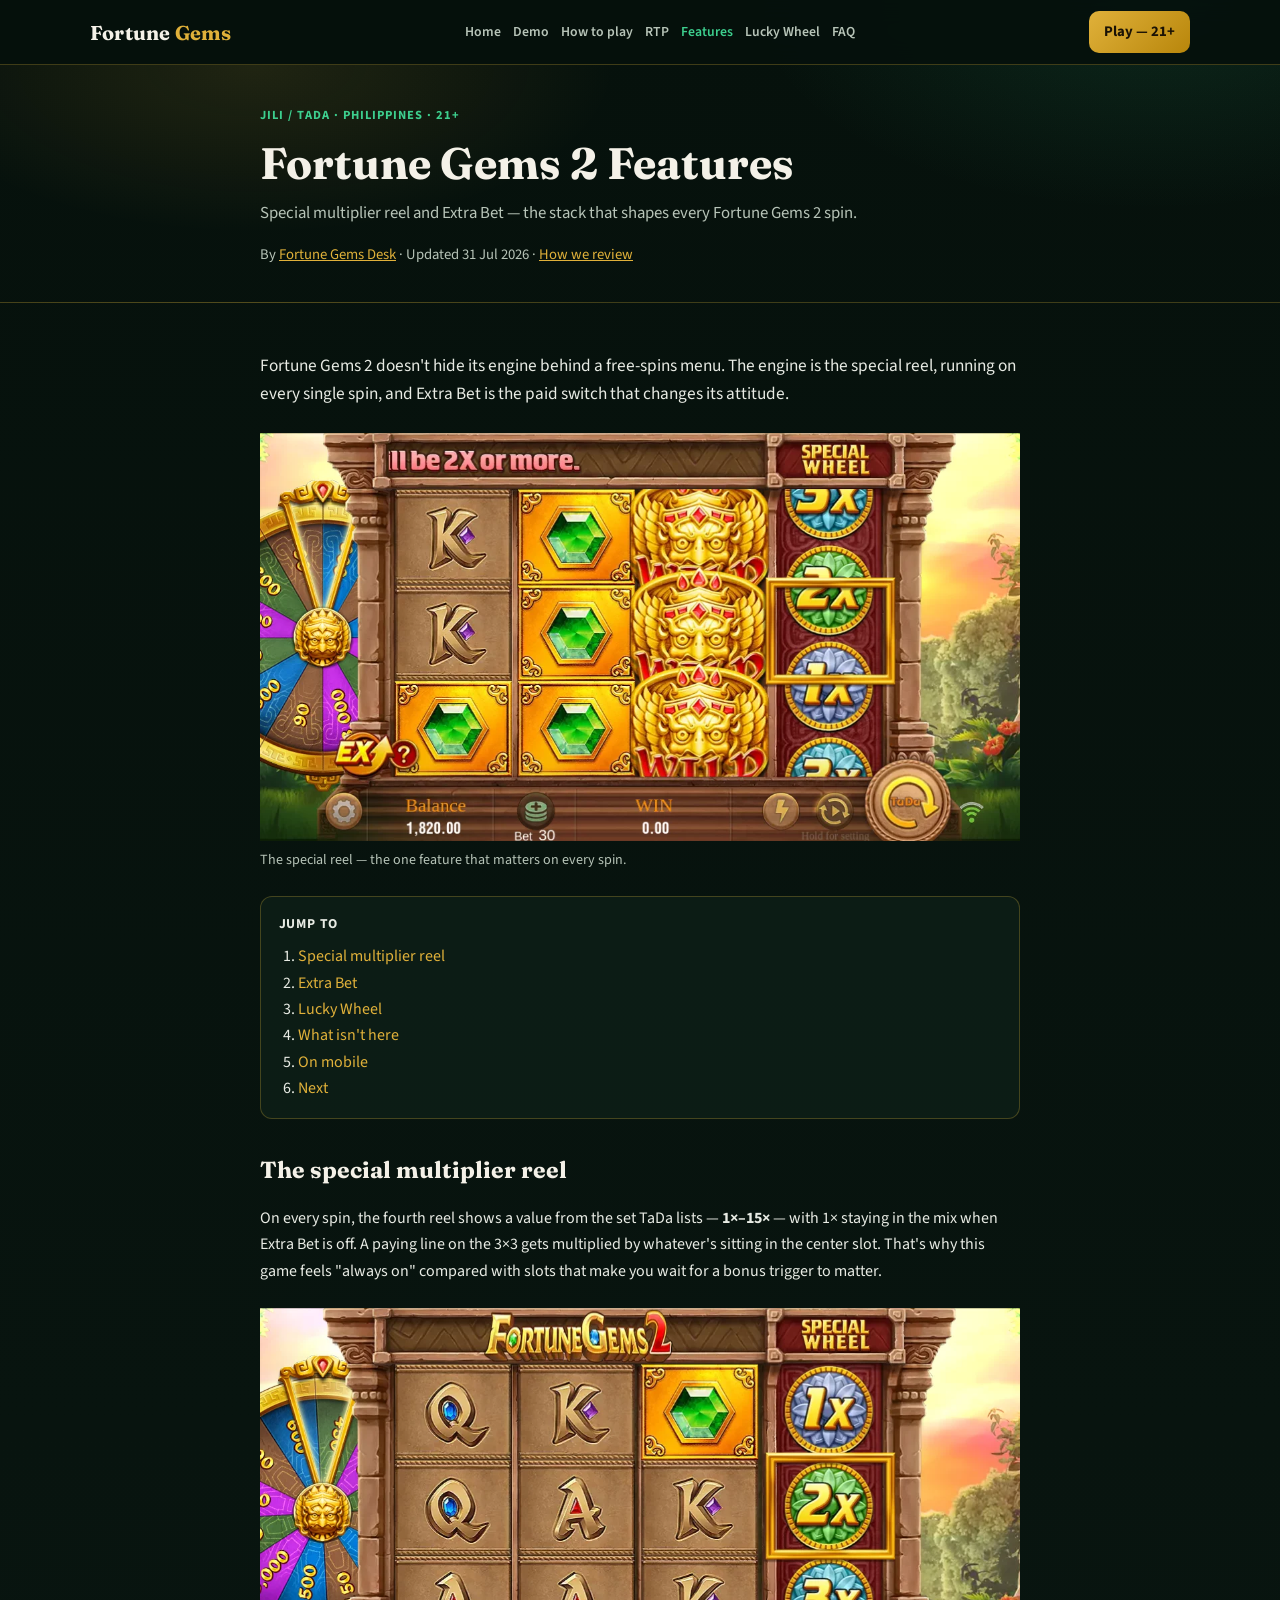
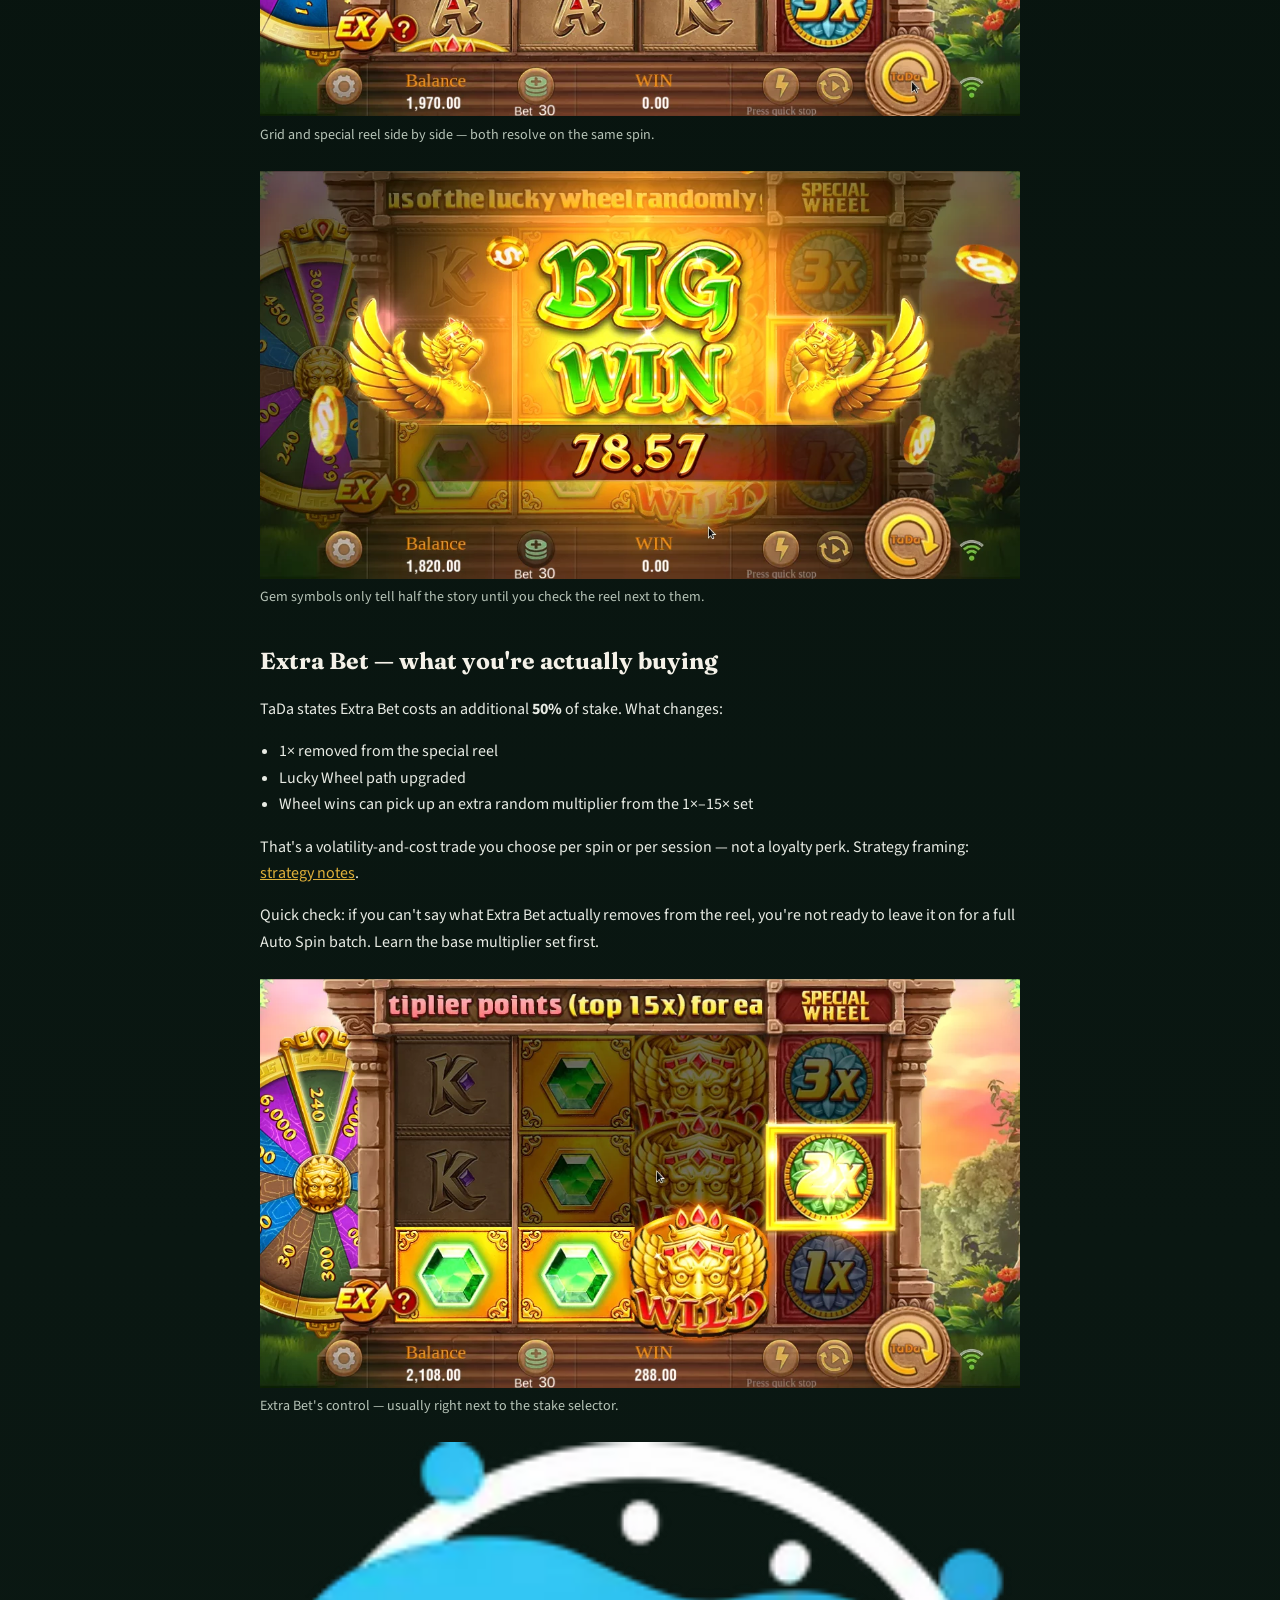
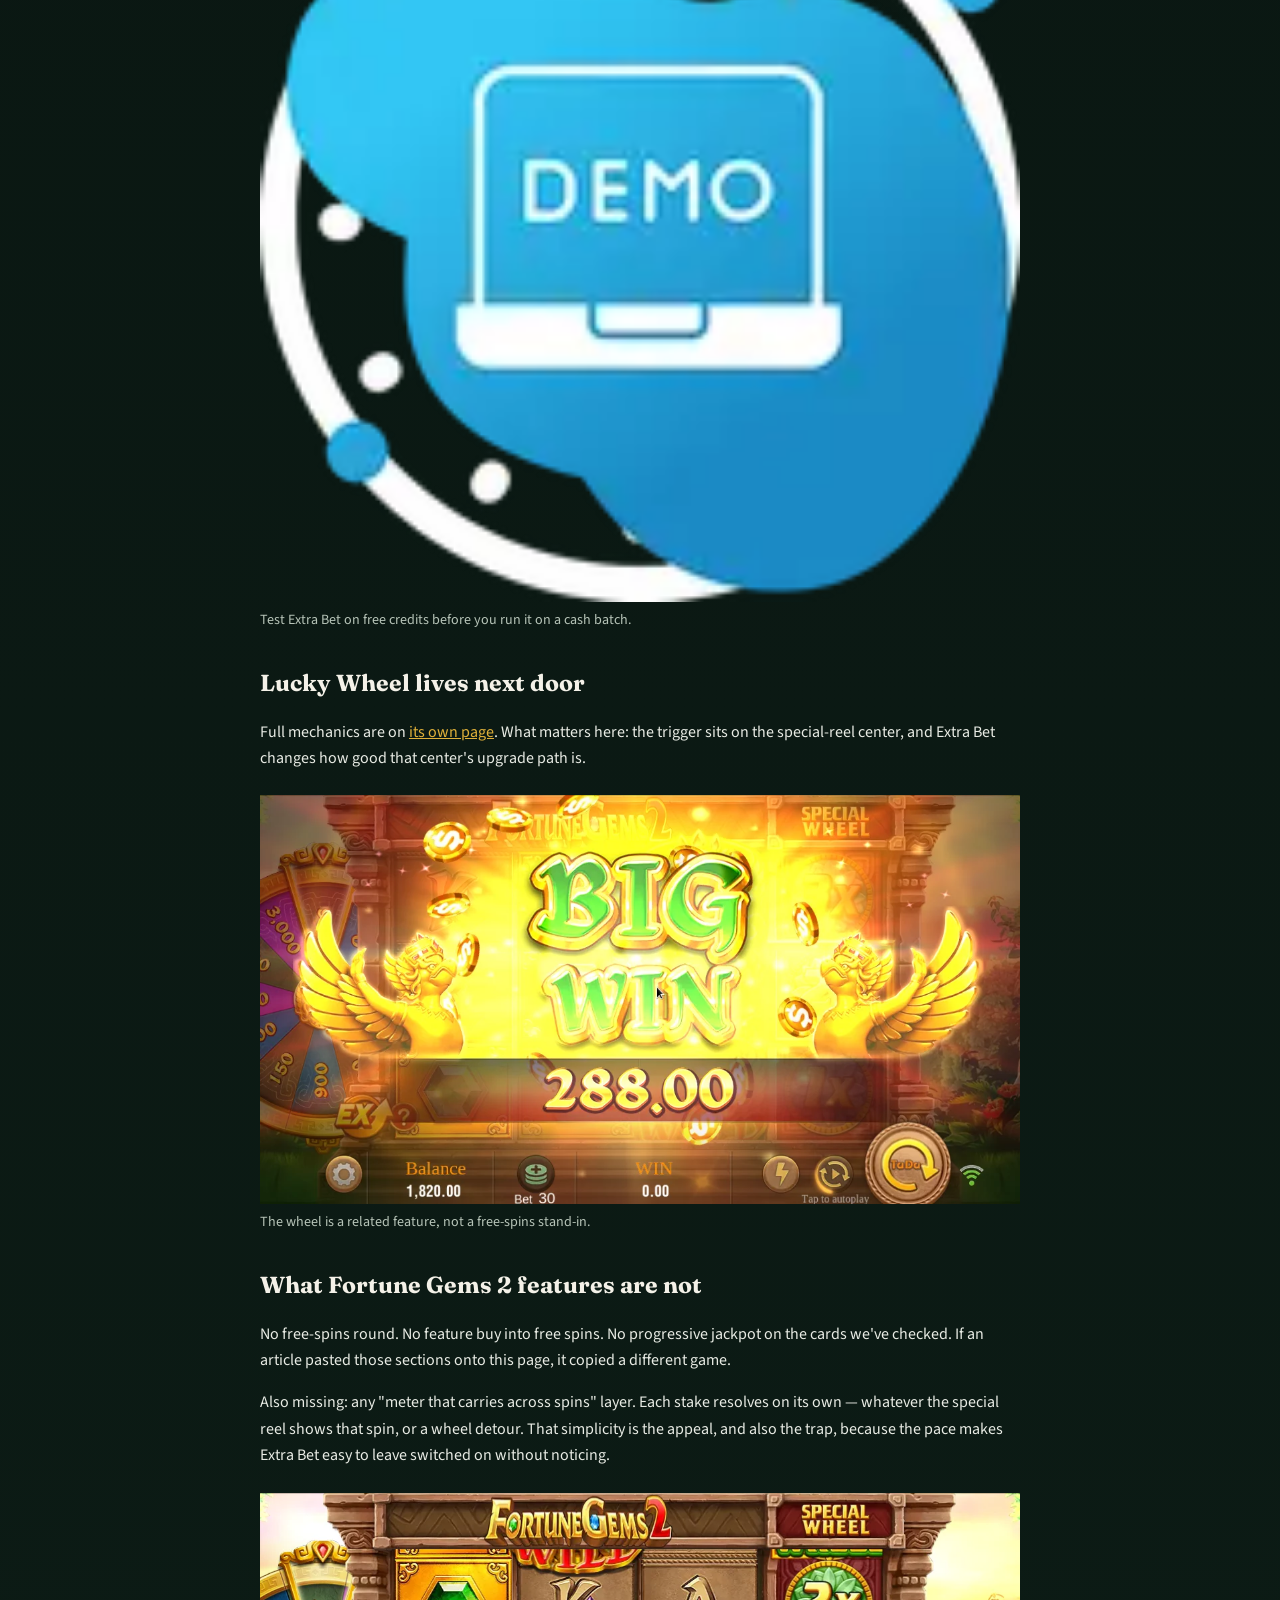
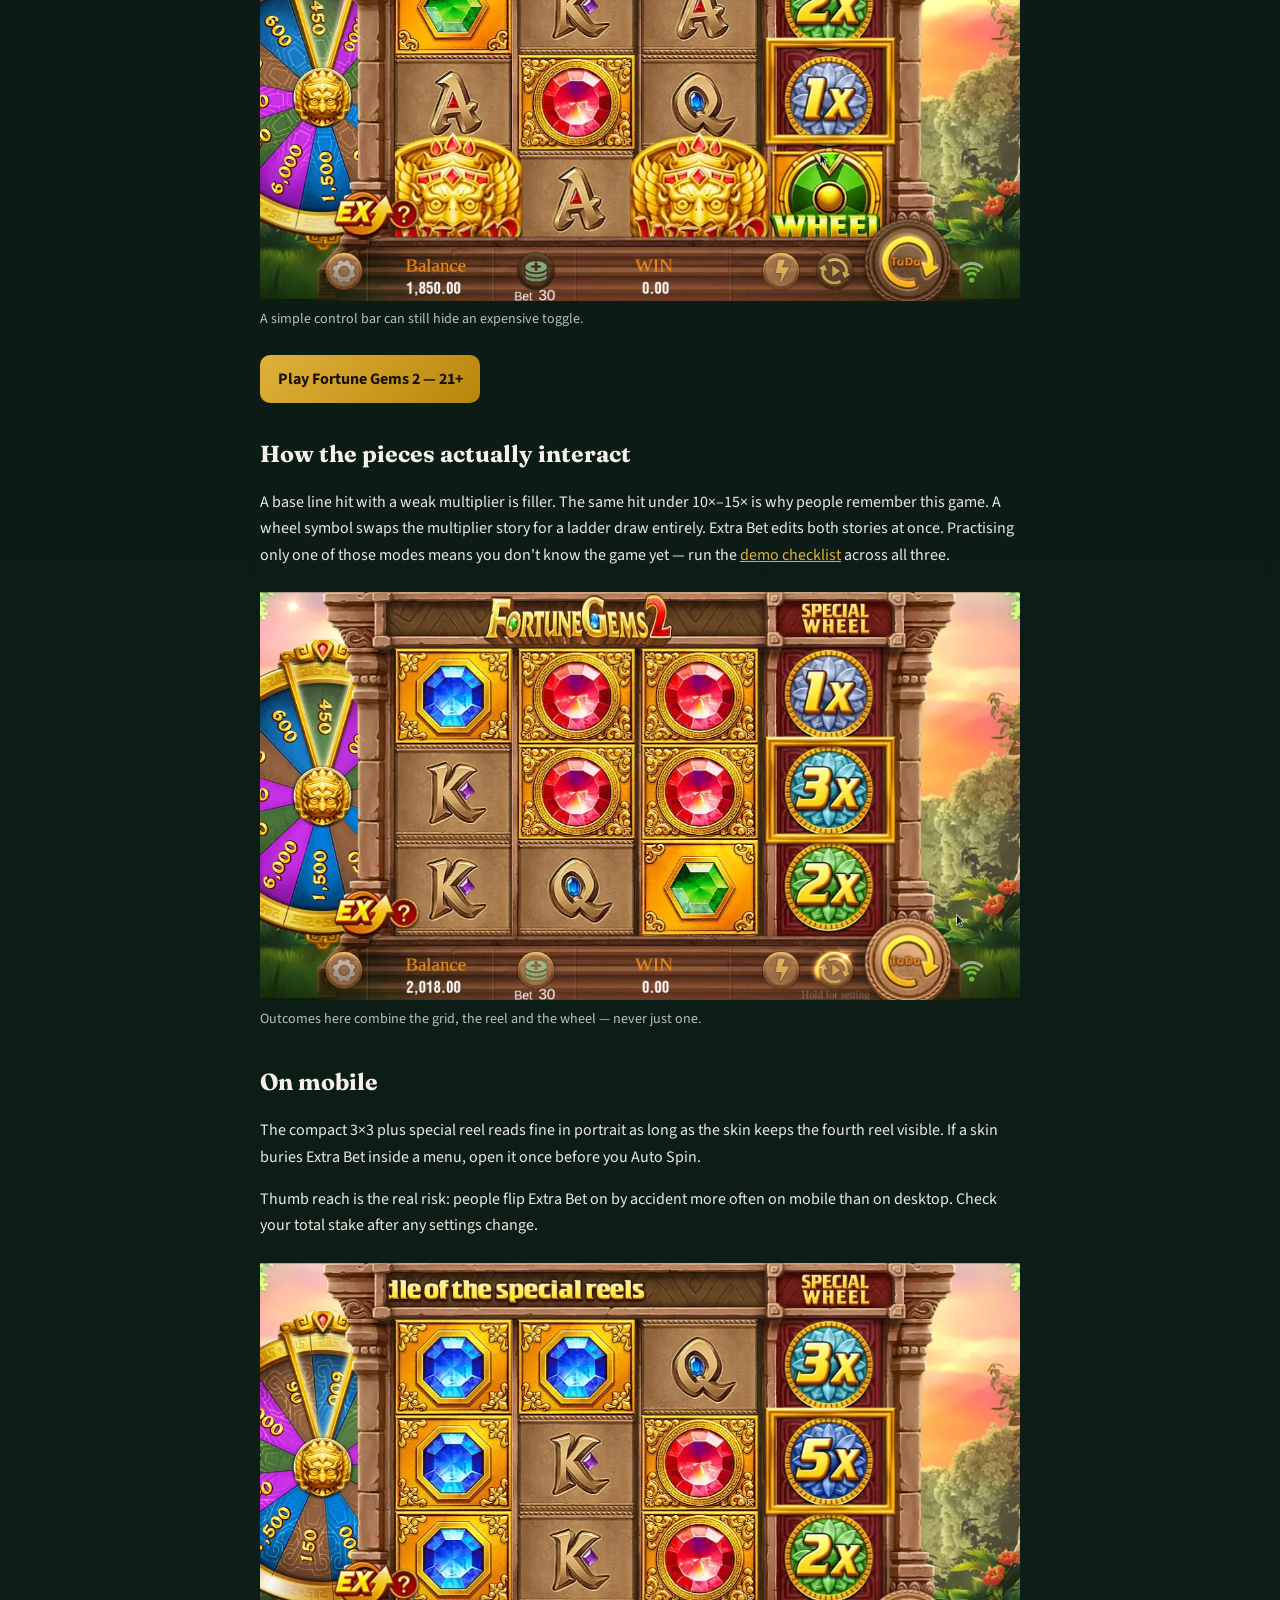
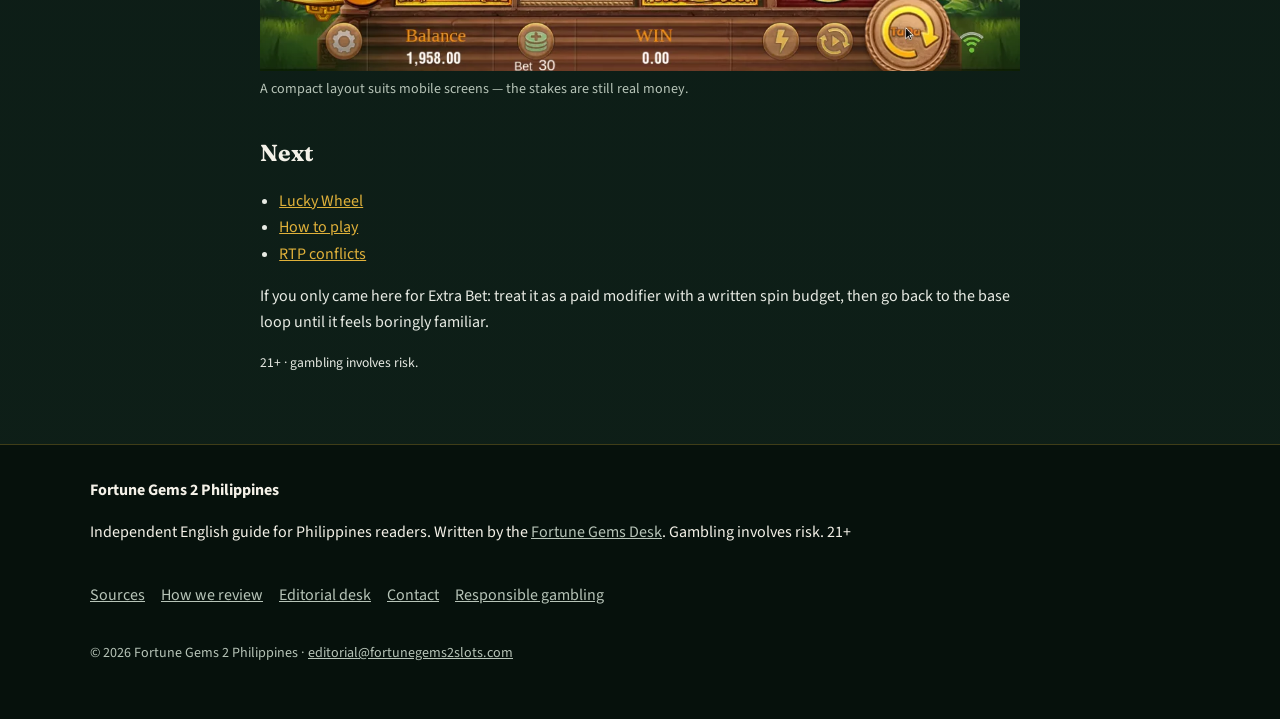
<file: features/index.html>
<!doctype html>
<html lang="en-PH">
<head>
<meta charset="utf-8">
<meta name="viewport" content="width=device-width,initial-scale=1">
<title>Fortune Gems 2 Features</title>
<meta name="description" content="Special multiplier reel and Extra Bet — the stack that shapes every Fortune Gems 2 spin.">
<link rel="alternate" href="https://fortunegems2slots.com/features/" hreflang="en">
<link rel="alternate" href="https://fortunegems2slots.com/en-ph/features/" hreflang="en-PH">
<link rel="alternate" href="https://fortunegems2slots.com/features/" hreflang="x-default">
<link rel="canonical" href="https://fortunegems2slots.com/features/">
<link rel="icon" href="/favicon.ico" sizes="any">
<link rel="icon" type="image/png" sizes="32x32" href="/favicon-32.png">
<link rel="icon" type="image/png" sizes="48x48" href="/favicon-48.png">
<link rel="apple-touch-icon" sizes="180x180" href="/apple-touch-icon.png">
<link rel="icon" type="image/png" sizes="192x192" href="/icon-192.png">
<link rel="icon" type="image/png" sizes="512x512" href="/icon-512.png">
<meta name="theme-color" content="#0c1f18">
<meta property="og:type" content="website">
<meta property="og:title" content="Fortune Gems 2 Features">
<meta property="og:description" content="Special multiplier reel and Extra Bet — the stack that shapes every Fortune Gems 2 spin.">
<meta property="og:url" content="https://fortunegems2slots.com/features/">
<meta property="og:locale" content="en_PH">
<meta property="og:image" content="https://fortunegems2slots.com/assets/screenshots/hero-main.webp">
<meta name="twitter:card" content="summary_large_image">
<meta name="twitter:image" content="https://fortunegems2slots.com/assets/screenshots/hero-main.webp">
<link rel="preconnect" href="https://fonts.googleapis.com">
<link rel="preconnect" href="https://fonts.gstatic.com" crossorigin>
<link href="https://fonts.googleapis.com/css2?family=Fraunces:opsz,wght@9..144,600;9..144,700&family=Source+Sans+3:wght@400;600;700&display=swap" rel="stylesheet">
<link rel="stylesheet" href="/css/site.css">
<script type="application/ld+json">{"@context":"https://schema.org","@graph":[{"@type":"Organization","@id":"https://fortunegems2slots.com/#organization","name":"Fortune Gems 2 Philippines","url":"https://fortunegems2slots.com/"},{"@type":"WebSite","@id":"https://fortunegems2slots.com/#website","url":"https://fortunegems2slots.com/","name":"Fortune Gems 2 Philippines","inLanguage":"en-PH","publisher":{"@id":"https://fortunegems2slots.com/#organization"}},{"@type":"WebPage","@id":"https://fortunegems2slots.com/features/#webpage","url":"https://fortunegems2slots.com/features/","name":"Fortune Gems 2 Features","description":"Special multiplier reel and Extra Bet — the stack that shapes every Fortune Gems 2 spin.","inLanguage":"en-PH","isPartOf":{"@id":"https://fortunegems2slots.com/#website"},"dateModified":"2026-07-31","author":{"@type":"Organization","name":"Fortune Gems Desk","url":"https://fortunegems2slots.com/editorial/"}}]}</script>
</head>
<body>
<a class="skip" href="#main">Skip to content</a>
<header class="site-header">
<div class="wrap header-inner">
<a class="brand" href="/">Fortune <span>Gems</span></a>
<nav id="site-nav" class="nav-panel" data-nav-panel aria-label="Primary">
<div class="nav-panel-inner"><a href="/">Home</a><a href="/demo/">Demo</a><a href="/how-to-play/">How to play</a><a href="/rtp/">RTP</a><a href="/features/" aria-current="page">Features</a><a href="/lucky-wheel/">Lucky Wheel</a><a href="/faq/">FAQ</a>
<a class="nav-more" href="/strategy/">Strategy</a>
<a class="nav-more" href="/symbols/">Symbols</a>
<a class="nav-more" href="/vs-fortune-gems/">vs FG1</a>
<a class="nav-more" href="/sources/">Sources</a>
<a class="nav-more" href="/about/">About</a>
</div>
</nav>
<div class="header-actions">
<a class="header-play" href="/go/" rel="nofollow sponsored noopener">Play — 21+</a>
<button type="button" class="nav-toggle" data-nav-toggle aria-expanded="false" aria-controls="site-nav">
<span class="nav-toggle-bars" aria-hidden="true"></span>
<span class="nav-toggle-label">Menu</span>
</button>
</div>
</div>
</header>
<main id="main">
<header class="page-hero">
<div class="wrap">
<p class="eyebrow">JILI / TaDa · Philippines · 21+</p>
<h1>Fortune Gems 2 Features</h1>
<p class="deck">Special multiplier reel and Extra Bet — the stack that shapes every Fortune Gems 2 spin.</p>
<p class="byline">By <a href="/editorial/">Fortune Gems Desk</a>
 · Updated <time datetime="2026-07-31">31 Jul 2026</time>
 · <a href="/how-we-review/">How we review</a></p>

</div>
</header>
<article class="wrap article">
<p class="lede">Fortune Gems 2 doesn't hide its engine behind a free-spins menu. The engine is the special reel, running on every single spin, and Extra Bet is the paid switch that changes its attitude.</p>
<figure class="shot">
<img src="/assets/screenshots/gameplay-8.webp" alt="Fortune Gems 2 special multiplier reel feature" width="1400" height="800" loading="lazy" decoding="async">
<figcaption>The special reel — the one feature that matters on every spin.</figcaption>
</figure>
<nav class="toc" aria-label="On this page"><p class="toc-label">Jump to</p><ol><li><a href="#reel">Special multiplier reel</a></li><li><a href="#extra">Extra Bet</a></li><li><a href="#wheel">Lucky Wheel</a></li><li><a href="#absent">What isn't here</a></li><li><a href="#mobile">On mobile</a></li><li><a href="#next">Next</a></li></ol></nav>

<h2 id="reel">The special multiplier reel</h2>
<p>On every spin, the fourth reel shows a value from the set TaDa lists — <strong>1×–15×</strong> — with 1× staying in the mix when Extra Bet is off. A paying line on the 3×3 gets multiplied by whatever's sitting in the center slot. That's why this game feels "always on" compared with slots that make you wait for a bonus trigger to matter.</p>
<figure class="shot">
<img src="/assets/screenshots/gameplay-3.webp" alt="Fortune Gems 2 main grid beside special reel" width="1400" height="800" loading="lazy" decoding="async">
<figcaption>Grid and special reel side by side — both resolve on the same spin.</figcaption>
</figure>
<figure class="shot">
<img src="/assets/screenshots/gameplay-10.webp" alt="Fortune Gems 2 gems waiting on a multiplier" width="1400" height="800" loading="lazy" decoding="async">
<figcaption>Gem symbols only tell half the story until you check the reel next to them.</figcaption>
</figure>

<h2 id="extra">Extra Bet — what you're actually buying</h2>
<p>TaDa states Extra Bet costs an additional <strong>50%</strong> of stake. What changes:</p>
<ul>
<li>1× removed from the special reel</li>
<li>Lucky Wheel path upgraded</li>
<li>Wheel wins can pick up an extra random multiplier from the 1×–15× set</li>
</ul>
<p>That's a volatility-and-cost trade you choose per spin or per session — not a loyalty perk. Strategy framing: <a href="/strategy/">strategy notes</a>.</p>
<p>Quick check: if you can't say what Extra Bet actually removes from the reel, you're not ready to leave it on for a full Auto Spin batch. Learn the base multiplier set first.</p>
<figure class="shot">
<img src="/assets/screenshots/gameplay-12.webp" alt="Fortune Gems 2 Extra Bet feature UI" width="1400" height="800" loading="lazy" decoding="async">
<figcaption>Extra Bet's control — usually right next to the stake selector.</figcaption>
</figure>
<figure class="shot">
<img src="/assets/screenshots/demo-version.webp" alt="Fortune Gems 2 reminder to learn Extra Bet in demo first" width="1400" height="800" loading="lazy" decoding="async">
<figcaption>Test Extra Bet on free credits before you run it on a cash batch.</figcaption>
</figure>

<h2 id="wheel">Lucky Wheel lives next door</h2>
<p>Full mechanics are on <a href="/lucky-wheel/">its own page</a>. What matters here: the trigger sits on the special-reel center, and Extra Bet changes how good that center's upgrade path is.</p>
<figure class="shot">
<img src="/assets/screenshots/gameplay-13.webp" alt="Fortune Gems 2 Lucky Wheel as related feature" width="1400" height="800" loading="lazy" decoding="async">
<figcaption>The wheel is a related feature, not a free-spins stand-in.</figcaption>
</figure>

<h2 id="absent">What Fortune Gems 2 features are not</h2>
<p>No free-spins round. No feature buy into free spins. No progressive jackpot on the cards we've checked. If an article pasted those sections onto this page, it copied a different game.</p>
<p>Also missing: any "meter that carries across spins" layer. Each stake resolves on its own — whatever the special reel shows that spin, or a wheel detour. That simplicity is the appeal, and also the trap, because the pace makes Extra Bet easy to leave switched on without noticing.</p>
<figure class="shot">
<img src="/assets/screenshots/gameplay-5.webp" alt="Fortune Gems 2 feature simplicity on the control bar" width="1400" height="800" loading="lazy" decoding="async">
<figcaption>A simple control bar can still hide an expensive toggle.</figcaption>
</figure>
<p class="cta-row"><a class="button" href="/go/" rel="nofollow sponsored noopener">Play Fortune Gems 2 — 21+</a></p>

<h2 id="together">How the pieces actually interact</h2>
<p>A base line hit with a weak multiplier is filler. The same hit under 10×–15× is why people remember this game. A wheel symbol swaps the multiplier story for a ladder draw entirely. Extra Bet edits both stories at once. Practising only one of those modes means you don't know the game yet — run the <a href="/demo/">demo checklist</a> across all three.</p>
<figure class="shot">
<img src="/assets/screenshots/gameplay-15.webp" alt="Fortune Gems 2 combined feature outcome moment" width="1400" height="800" loading="lazy" decoding="async">
<figcaption>Outcomes here combine the grid, the reel and the wheel — never just one.</figcaption>
</figure>

<h2 id="mobile">On mobile</h2>
<p>The compact 3×3 plus special reel reads fine in portrait as long as the skin keeps the fourth reel visible. If a skin buries Extra Bet inside a menu, open it once before you Auto Spin.</p>
<p>Thumb reach is the real risk: people flip Extra Bet on by accident more often on mobile than on desktop. Check your total stake after any settings change.</p>
<figure class="shot">
<img src="/assets/screenshots/gameplay-17.webp" alt="Fortune Gems 2 mobile-friendly temple layout capture" width="1400" height="800" loading="lazy" decoding="async">
<figcaption>A compact layout suits mobile screens — the stakes are still real money.</figcaption>
</figure>

<h2 id="next">Next</h2>
<ul>
<li><a href="/lucky-wheel/">Lucky Wheel</a></li>
<li><a href="/how-to-play/">How to play</a></li>
<li><a href="/rtp/">RTP conflicts</a></li>
</ul>
<p>If you only came here for Extra Bet: treat it as a paid modifier with a written spin budget, then go back to the base loop until it feels boringly familiar.</p>
<p class="fine">21+ · gambling involves risk.</p>
</article>
</main>
<footer class="site-footer">
<div class="wrap footer-grid">
<div>
<strong>Fortune Gems 2 Philippines</strong>
<p>Independent English guide for Philippines readers. Written by the <a href="/editorial/">Fortune Gems Desk</a>. Gambling involves risk. 21+</p>
</div>
<nav aria-label="Footer">
<a href="/sources/">Sources</a>
<a href="/how-we-review/">How we review</a>
<a href="/editorial/">Editorial desk</a>
<a href="/contact/">Contact</a>
<a href="/responsible-gambling/">Responsible gambling</a>
</nav>
<p class="copy">© 2026 Fortune Gems 2 Philippines · <a href="mailto:editorial@fortunegems2slots.com">editorial@fortunegems2slots.com</a></p>
</div>
</footer>
<script src="/js/site.js" defer></script>
</body>
</html>
</file>
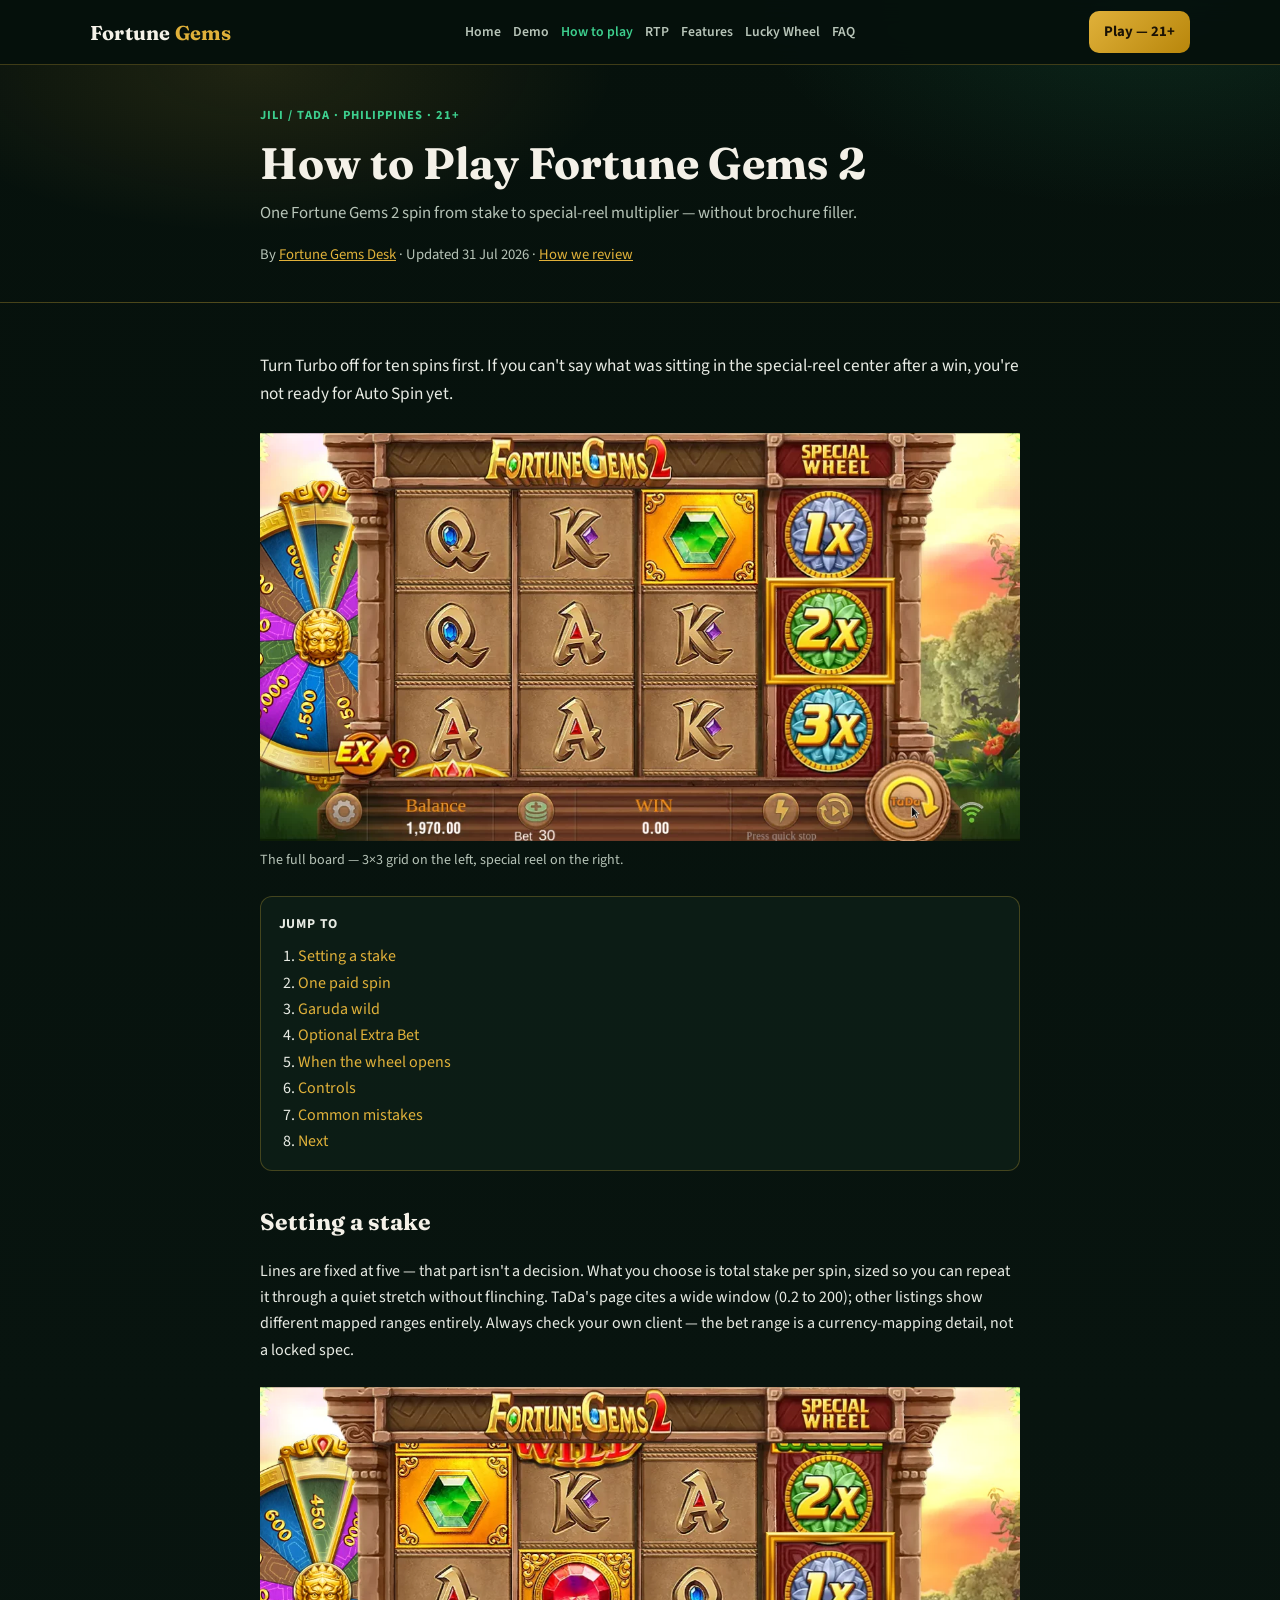
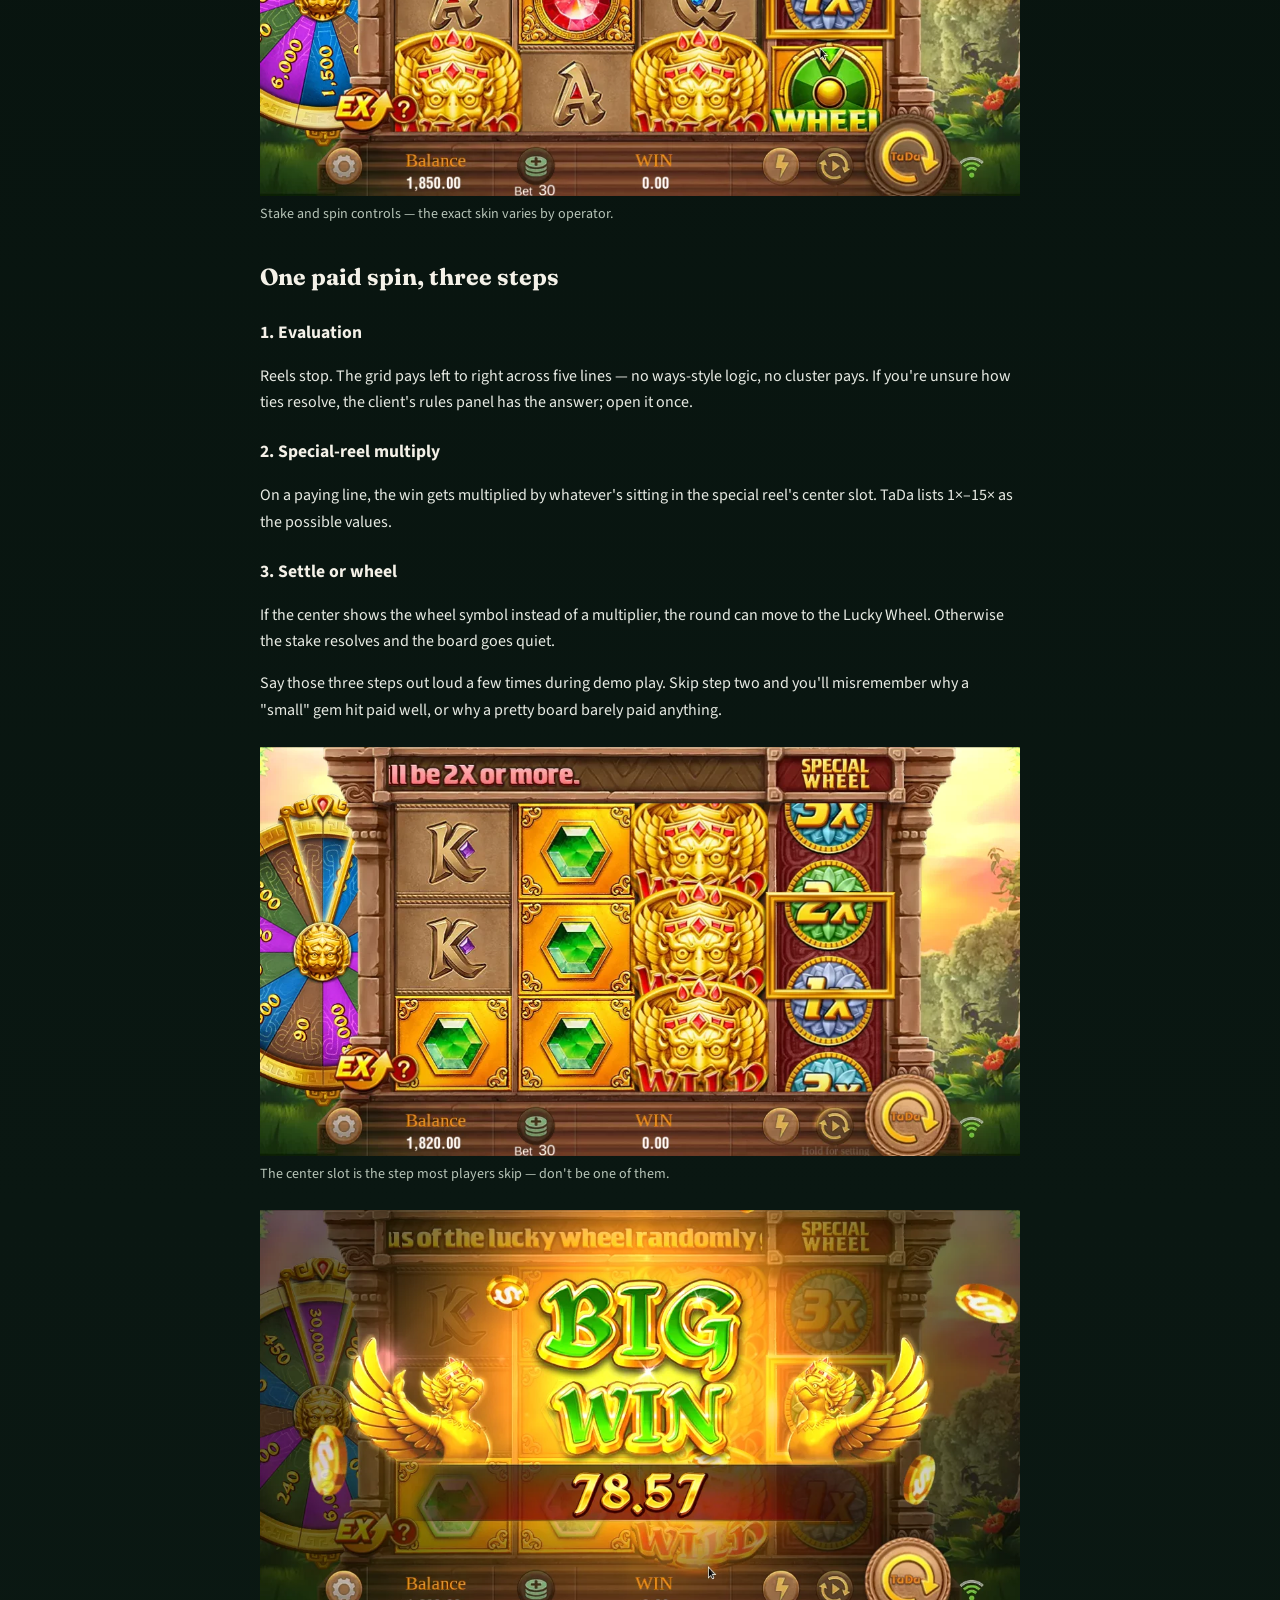
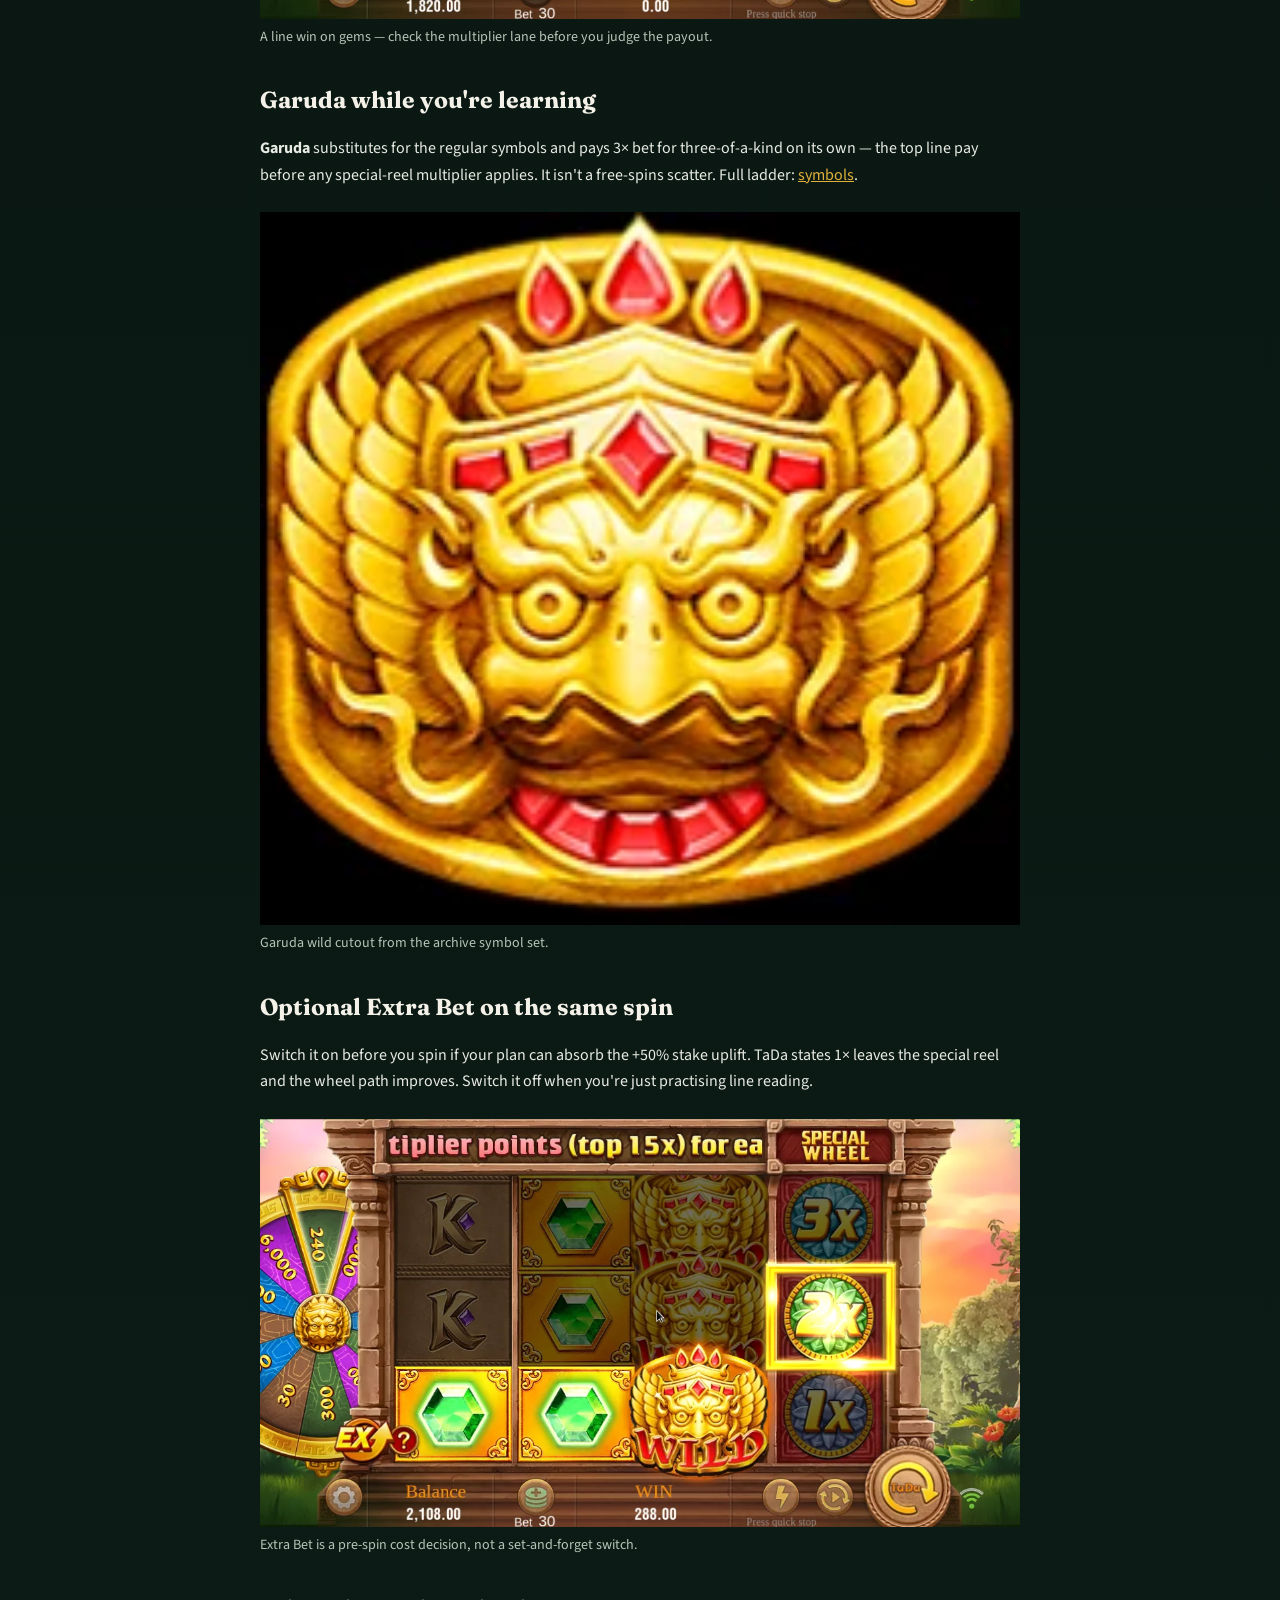
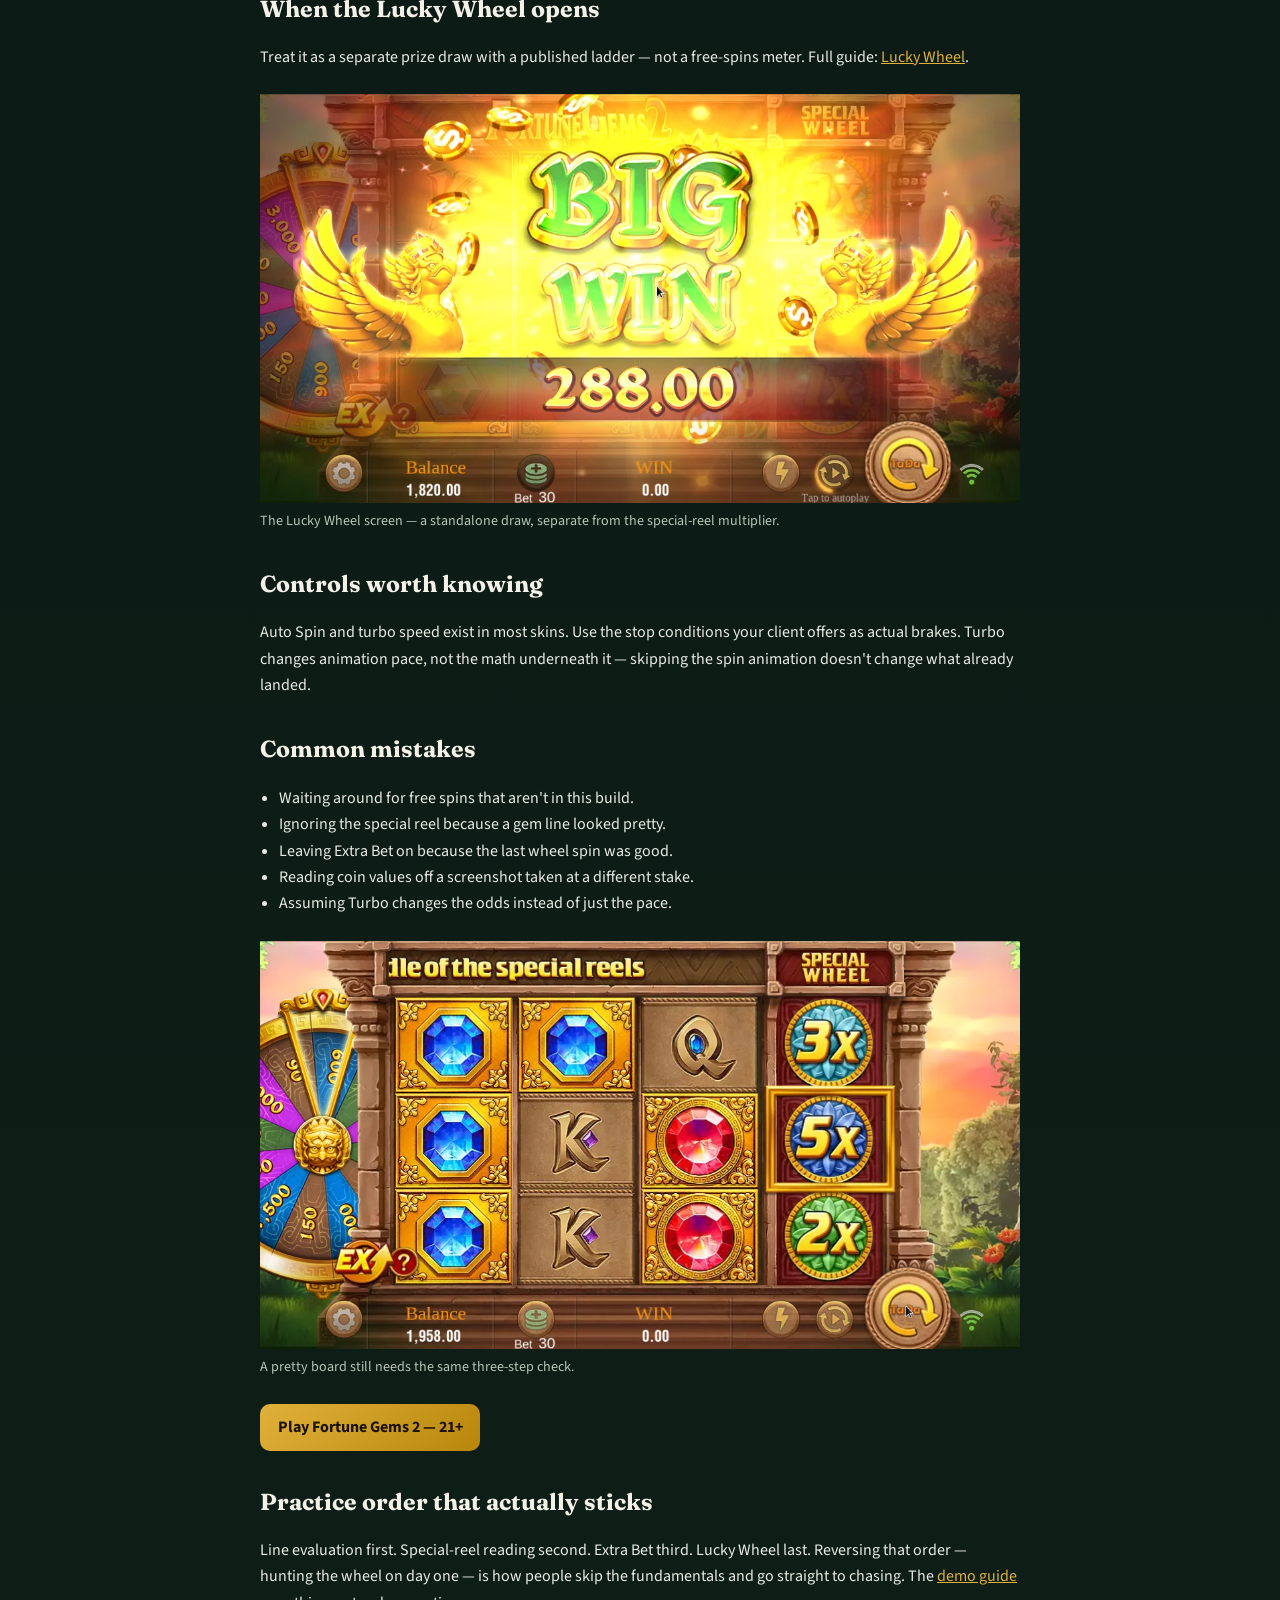
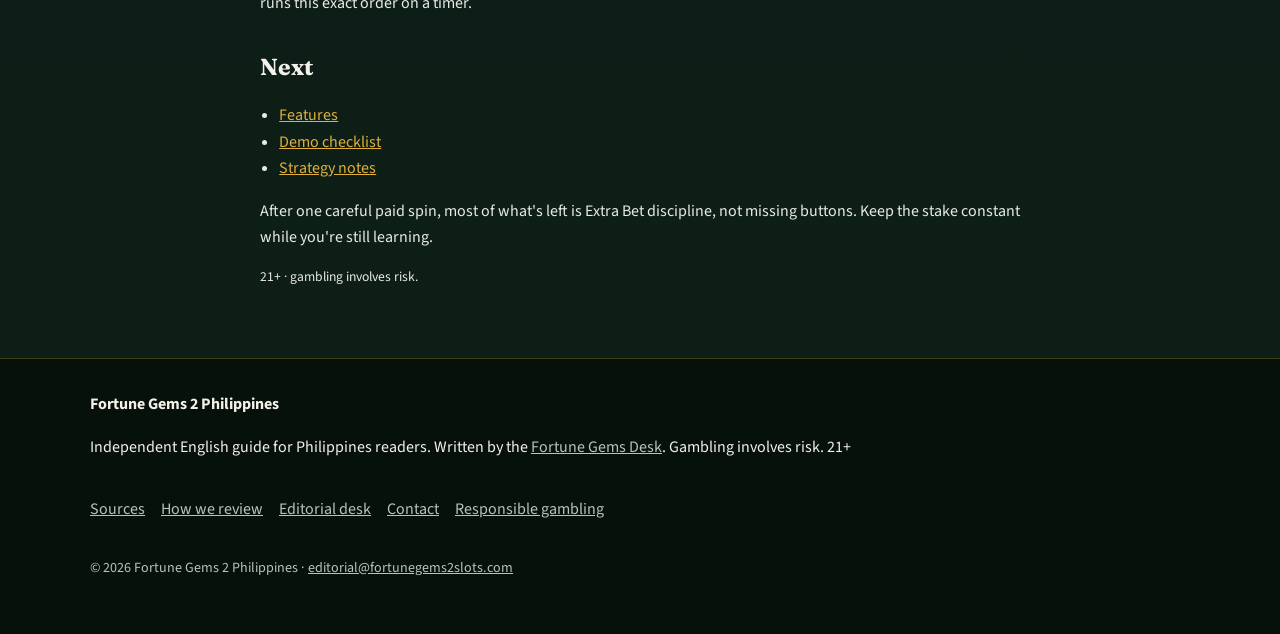
<file: how-to-play/index.html>
<!doctype html>
<html lang="en-PH">
<head>
<meta charset="utf-8">
<meta name="viewport" content="width=device-width,initial-scale=1">
<title>How to Play Fortune Gems 2</title>
<meta name="description" content="One Fortune Gems 2 spin from stake to special-reel multiplier — without brochure filler.">
<link rel="alternate" href="https://fortunegems2slots.com/how-to-play/" hreflang="en">
<link rel="alternate" href="https://fortunegems2slots.com/en-ph/how-to-play/" hreflang="en-PH">
<link rel="alternate" href="https://fortunegems2slots.com/how-to-play/" hreflang="x-default">
<link rel="canonical" href="https://fortunegems2slots.com/how-to-play/">
<link rel="icon" href="/favicon.ico" sizes="any">
<link rel="icon" type="image/png" sizes="32x32" href="/favicon-32.png">
<link rel="icon" type="image/png" sizes="48x48" href="/favicon-48.png">
<link rel="apple-touch-icon" sizes="180x180" href="/apple-touch-icon.png">
<link rel="icon" type="image/png" sizes="192x192" href="/icon-192.png">
<link rel="icon" type="image/png" sizes="512x512" href="/icon-512.png">
<meta name="theme-color" content="#0c1f18">
<meta property="og:type" content="website">
<meta property="og:title" content="How to Play Fortune Gems 2">
<meta property="og:description" content="One Fortune Gems 2 spin from stake to special-reel multiplier — without brochure filler.">
<meta property="og:url" content="https://fortunegems2slots.com/how-to-play/">
<meta property="og:locale" content="en_PH">
<meta property="og:image" content="https://fortunegems2slots.com/assets/screenshots/hero-main.webp">
<meta name="twitter:card" content="summary_large_image">
<meta name="twitter:image" content="https://fortunegems2slots.com/assets/screenshots/hero-main.webp">
<link rel="preconnect" href="https://fonts.googleapis.com">
<link rel="preconnect" href="https://fonts.gstatic.com" crossorigin>
<link href="https://fonts.googleapis.com/css2?family=Fraunces:opsz,wght@9..144,600;9..144,700&family=Source+Sans+3:wght@400;600;700&display=swap" rel="stylesheet">
<link rel="stylesheet" href="/css/site.css">
<script type="application/ld+json">{"@context":"https://schema.org","@graph":[{"@type":"Organization","@id":"https://fortunegems2slots.com/#organization","name":"Fortune Gems 2 Philippines","url":"https://fortunegems2slots.com/"},{"@type":"WebSite","@id":"https://fortunegems2slots.com/#website","url":"https://fortunegems2slots.com/","name":"Fortune Gems 2 Philippines","inLanguage":"en-PH","publisher":{"@id":"https://fortunegems2slots.com/#organization"}},{"@type":"WebPage","@id":"https://fortunegems2slots.com/how-to-play/#webpage","url":"https://fortunegems2slots.com/how-to-play/","name":"How to Play Fortune Gems 2","description":"One Fortune Gems 2 spin from stake to special-reel multiplier — without brochure filler.","inLanguage":"en-PH","isPartOf":{"@id":"https://fortunegems2slots.com/#website"},"dateModified":"2026-07-31","author":{"@type":"Organization","name":"Fortune Gems Desk","url":"https://fortunegems2slots.com/editorial/"}}]}</script>
</head>
<body>
<a class="skip" href="#main">Skip to content</a>
<header class="site-header">
<div class="wrap header-inner">
<a class="brand" href="/">Fortune <span>Gems</span></a>
<nav id="site-nav" class="nav-panel" data-nav-panel aria-label="Primary">
<div class="nav-panel-inner"><a href="/">Home</a><a href="/demo/">Demo</a><a href="/how-to-play/" aria-current="page">How to play</a><a href="/rtp/">RTP</a><a href="/features/">Features</a><a href="/lucky-wheel/">Lucky Wheel</a><a href="/faq/">FAQ</a>
<a class="nav-more" href="/strategy/">Strategy</a>
<a class="nav-more" href="/symbols/">Symbols</a>
<a class="nav-more" href="/vs-fortune-gems/">vs FG1</a>
<a class="nav-more" href="/sources/">Sources</a>
<a class="nav-more" href="/about/">About</a>
</div>
</nav>
<div class="header-actions">
<a class="header-play" href="/go/" rel="nofollow sponsored noopener">Play — 21+</a>
<button type="button" class="nav-toggle" data-nav-toggle aria-expanded="false" aria-controls="site-nav">
<span class="nav-toggle-bars" aria-hidden="true"></span>
<span class="nav-toggle-label">Menu</span>
</button>
</div>
</div>
</header>
<main id="main">
<header class="page-hero">
<div class="wrap">
<p class="eyebrow">JILI / TaDa · Philippines · 21+</p>
<h1>How to Play Fortune Gems 2</h1>
<p class="deck">One Fortune Gems 2 spin from stake to special-reel multiplier — without brochure filler.</p>
<p class="byline">By <a href="/editorial/">Fortune Gems Desk</a>
 · Updated <time datetime="2026-07-31">31 Jul 2026</time>
 · <a href="/how-we-review/">How we review</a></p>

</div>
</header>
<article class="wrap article">
<p class="lede">Turn Turbo off for ten spins first. If you can't say what was sitting in the special-reel center after a win, you're not ready for Auto Spin yet.</p>
<figure class="shot">
<img src="/assets/screenshots/gameplay-3.webp" alt="Fortune Gems 2 how-to-play board overview" width="1400" height="800" loading="lazy" decoding="async">
<figcaption>The full board — 3×3 grid on the left, special reel on the right.</figcaption>
</figure>
<nav class="toc" aria-label="On this page"><p class="toc-label">Jump to</p><ol><li><a href="#stake">Setting a stake</a></li><li><a href="#spin">One paid spin</a></li><li><a href="#wild">Garuda wild</a></li><li><a href="#extra">Optional Extra Bet</a></li><li><a href="#wheel">When the wheel opens</a></li><li><a href="#controls">Controls</a></li><li><a href="#mistakes">Common mistakes</a></li><li><a href="#next">Next</a></li></ol></nav>

<h2 id="stake">Setting a stake</h2>
<p>Lines are fixed at five — that part isn't a decision. What you choose is total stake per spin, sized so you can repeat it through a quiet stretch without flinching. TaDa's page cites a wide window (0.2 to 200); other listings show different mapped ranges entirely. Always check your own client — the bet range is a currency-mapping detail, not a locked spec.</p>
<figure class="shot">
<img src="/assets/screenshots/gameplay-5.webp" alt="Fortune Gems 2 stake and spin controls" width="1400" height="800" loading="lazy" decoding="async">
<figcaption>Stake and spin controls — the exact skin varies by operator.</figcaption>
</figure>

<h2 id="spin">One paid spin, three steps</h2>
<h3>1. Evaluation</h3>
<p>Reels stop. The grid pays left to right across five lines — no ways-style logic, no cluster pays. If you're unsure how ties resolve, the client's rules panel has the answer; open it once.</p>
<h3>2. Special-reel multiply</h3>
<p>On a paying line, the win gets multiplied by whatever's sitting in the special reel's center slot. TaDa lists 1×–15× as the possible values.</p>
<h3>3. Settle or wheel</h3>
<p>If the center shows the wheel symbol instead of a multiplier, the round can move to the Lucky Wheel. Otherwise the stake resolves and the board goes quiet.</p>
<p>Say those three steps out loud a few times during demo play. Skip step two and you'll misremember why a "small" gem hit paid well, or why a pretty board barely paid anything.</p>
<figure class="shot">
<img src="/assets/screenshots/gameplay-8.webp" alt="Fortune Gems 2 special reel center during a spin" width="1400" height="800" loading="lazy" decoding="async">
<figcaption>The center slot is the step most players skip — don't be one of them.</figcaption>
</figure>
<figure class="shot">
<img src="/assets/screenshots/gameplay-10.webp" alt="Fortune Gems 2 gem line win example" width="1400" height="800" loading="lazy" decoding="async">
<figcaption>A line win on gems — check the multiplier lane before you judge the payout.</figcaption>
</figure>

<h2 id="wild">Garuda while you're learning</h2>
<p><strong>Garuda</strong> substitutes for the regular symbols and pays 3× bet for three-of-a-kind on its own — the top line pay before any special-reel multiplier applies. It isn't a free-spins scatter. Full ladder: <a href="/symbols/">symbols</a>.</p>
<figure class="shot">
<img src="/assets/symbols/symbol-20.webp" alt="Fortune Gems 2 Garuda wild symbol art" width="1400" height="800" loading="lazy" decoding="async">
<figcaption>Garuda wild cutout from the archive symbol set.</figcaption>
</figure>

<h2 id="extra">Optional Extra Bet on the same spin</h2>
<p>Switch it on before you spin if your plan can absorb the +50% stake uplift. TaDa states 1× leaves the special reel and the wheel path improves. Switch it off when you're just practising line reading.</p>
<figure class="shot">
<img src="/assets/screenshots/gameplay-12.webp" alt="Fortune Gems 2 Extra Bet toggle near the board" width="1400" height="800" loading="lazy" decoding="async">
<figcaption>Extra Bet is a pre-spin cost decision, not a set-and-forget switch.</figcaption>
</figure>

<h2 id="wheel">When the Lucky Wheel opens</h2>
<p>Treat it as a separate prize draw with a published ladder — not a free-spins meter. Full guide: <a href="/lucky-wheel/">Lucky Wheel</a>.</p>
<figure class="shot">
<img src="/assets/screenshots/gameplay-13.webp" alt="Fortune Gems 2 Lucky Wheel screen" width="1400" height="800" loading="lazy" decoding="async">
<figcaption>The Lucky Wheel screen — a standalone draw, separate from the special-reel multiplier.</figcaption>
</figure>

<h2 id="controls">Controls worth knowing</h2>
<p>Auto Spin and turbo speed exist in most skins. Use the stop conditions your client offers as actual brakes. Turbo changes animation pace, not the math underneath it — skipping the spin animation doesn't change what already landed.</p>

<h2 id="mistakes">Common mistakes</h2>
<ul>
<li>Waiting around for free spins that aren't in this build.</li>
<li>Ignoring the special reel because a gem line looked pretty.</li>
<li>Leaving Extra Bet on because the last wheel spin was good.</li>
<li>Reading coin values off a screenshot taken at a different stake.</li>
<li>Assuming Turbo changes the odds instead of just the pace.</li>
</ul>
<figure class="shot">
<img src="/assets/screenshots/gameplay-17.webp" alt="Fortune Gems 2 how-to mistakes reminder on temple board" width="1400" height="800" loading="lazy" decoding="async">
<figcaption>A pretty board still needs the same three-step check.</figcaption>
</figure>
<p class="cta-row"><a class="button" href="/go/" rel="nofollow sponsored noopener">Play Fortune Gems 2 — 21+</a></p>

<h2 id="practice">Practice order that actually sticks</h2>
<p>Line evaluation first. Special-reel reading second. Extra Bet third. Lucky Wheel last. Reversing that order — hunting the wheel on day one — is how people skip the fundamentals and go straight to chasing. The <a href="/demo/">demo guide</a> runs this exact order on a timer.</p>

<h2 id="next">Next</h2>
<ul>
<li><a href="/features/">Features</a></li>
<li><a href="/demo/">Demo checklist</a></li>
<li><a href="/strategy/">Strategy notes</a></li>
</ul>
<p>After one careful paid spin, most of what's left is Extra Bet discipline, not missing buttons. Keep the stake constant while you're still learning.</p>
<p class="fine">21+ · gambling involves risk.</p>
</article>
</main>
<footer class="site-footer">
<div class="wrap footer-grid">
<div>
<strong>Fortune Gems 2 Philippines</strong>
<p>Independent English guide for Philippines readers. Written by the <a href="/editorial/">Fortune Gems Desk</a>. Gambling involves risk. 21+</p>
</div>
<nav aria-label="Footer">
<a href="/sources/">Sources</a>
<a href="/how-we-review/">How we review</a>
<a href="/editorial/">Editorial desk</a>
<a href="/contact/">Contact</a>
<a href="/responsible-gambling/">Responsible gambling</a>
</nav>
<p class="copy">© 2026 Fortune Gems 2 Philippines · <a href="mailto:editorial@fortunegems2slots.com">editorial@fortunegems2slots.com</a></p>
</div>
</footer>
<script src="/js/site.js" defer></script>
</body>
</html>
</file>
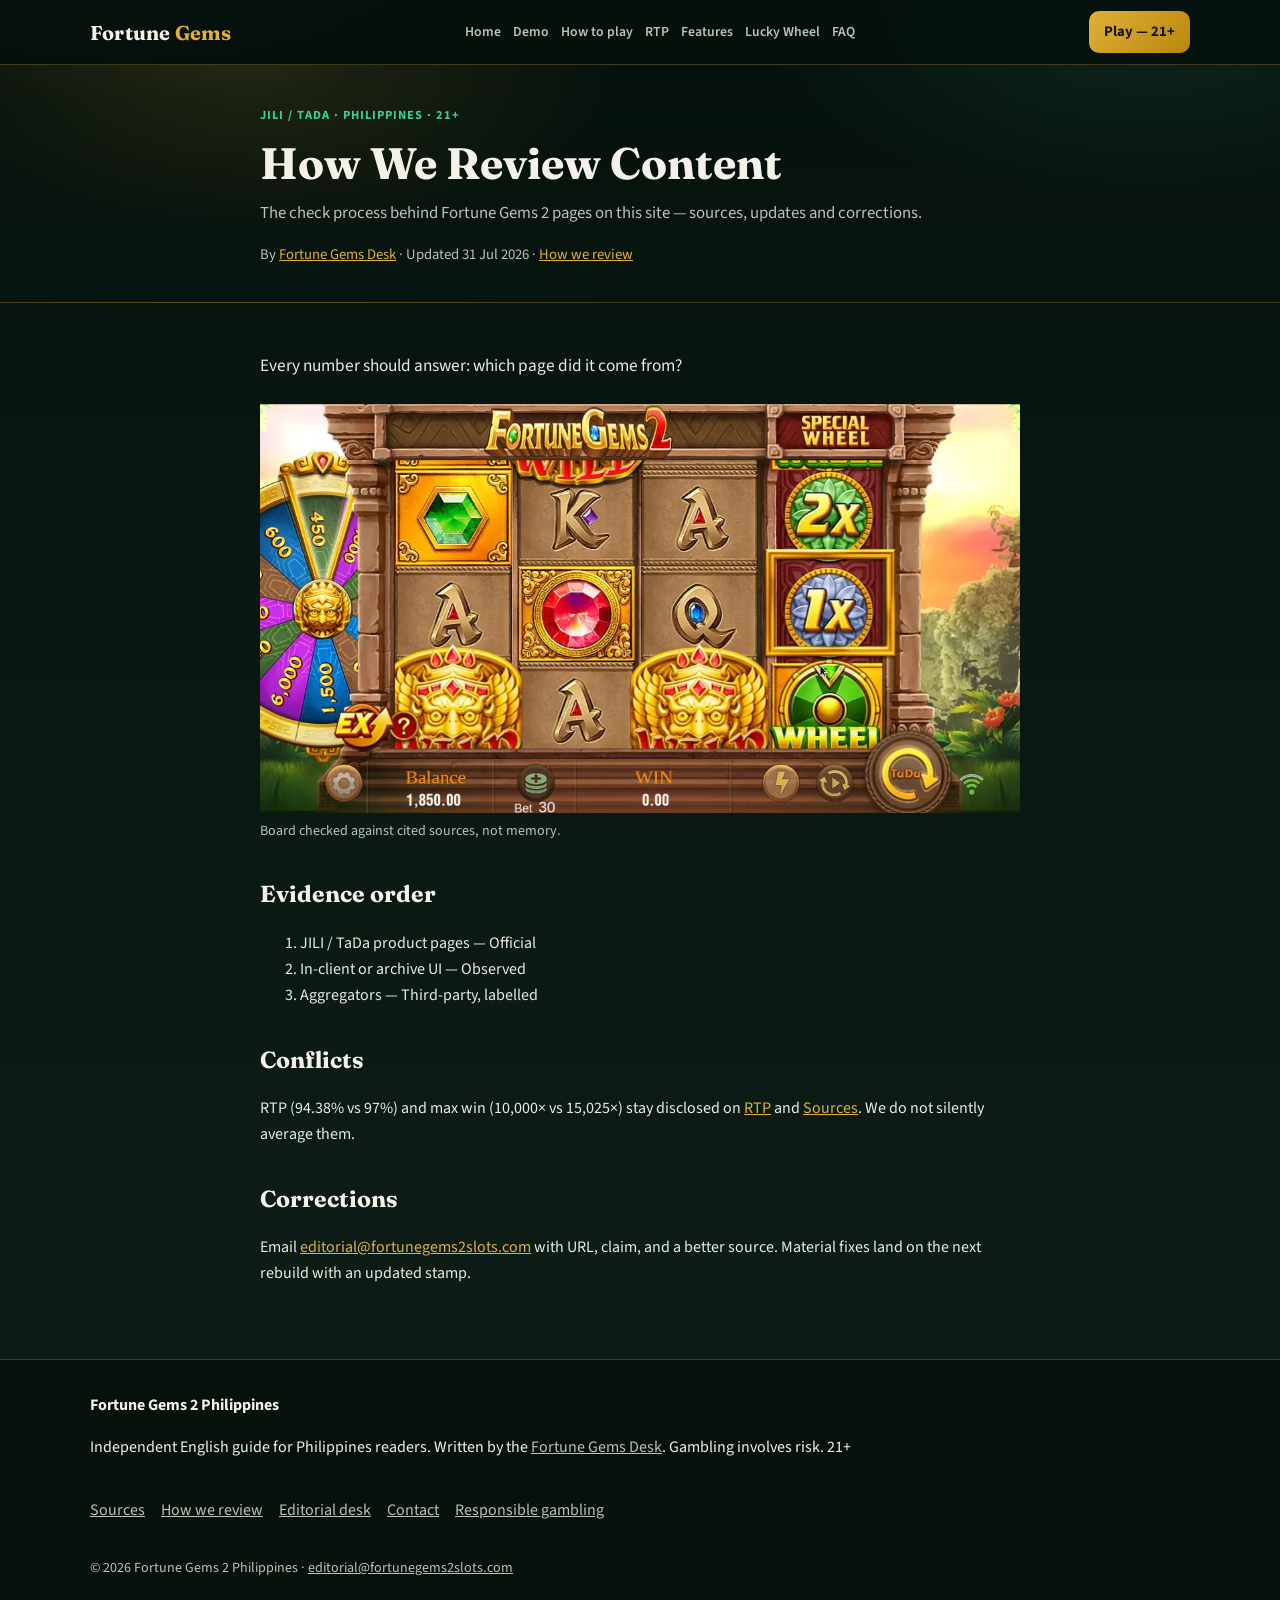
<file: how-we-review/index.html>
<!doctype html>
<html lang="en-PH">
<head>
<meta charset="utf-8">
<meta name="viewport" content="width=device-width,initial-scale=1">
<title>How We Review Fortune Gems 2 Content</title>
<meta name="description" content="The check process behind Fortune Gems 2 pages on this site — sources, updates and corrections.">
<link rel="alternate" href="https://fortunegems2slots.com/how-we-review/" hreflang="en">
<link rel="alternate" href="https://fortunegems2slots.com/en-ph/how-we-review/" hreflang="en-PH">
<link rel="alternate" href="https://fortunegems2slots.com/how-we-review/" hreflang="x-default">
<link rel="canonical" href="https://fortunegems2slots.com/how-we-review/">
<link rel="icon" href="/favicon.ico" sizes="any">
<link rel="icon" type="image/png" sizes="32x32" href="/favicon-32.png">
<link rel="icon" type="image/png" sizes="48x48" href="/favicon-48.png">
<link rel="apple-touch-icon" sizes="180x180" href="/apple-touch-icon.png">
<link rel="icon" type="image/png" sizes="192x192" href="/icon-192.png">
<link rel="icon" type="image/png" sizes="512x512" href="/icon-512.png">
<meta name="theme-color" content="#0c1f18">
<meta property="og:type" content="website">
<meta property="og:title" content="How We Review Fortune Gems 2 Content">
<meta property="og:description" content="The check process behind Fortune Gems 2 pages on this site — sources, updates and corrections.">
<meta property="og:url" content="https://fortunegems2slots.com/how-we-review/">
<meta property="og:locale" content="en_PH">
<meta property="og:image" content="https://fortunegems2slots.com/assets/screenshots/hero-main.webp">
<meta name="twitter:card" content="summary_large_image">
<meta name="twitter:image" content="https://fortunegems2slots.com/assets/screenshots/hero-main.webp">
<link rel="preconnect" href="https://fonts.googleapis.com">
<link rel="preconnect" href="https://fonts.gstatic.com" crossorigin>
<link href="https://fonts.googleapis.com/css2?family=Fraunces:opsz,wght@9..144,600;9..144,700&family=Source+Sans+3:wght@400;600;700&display=swap" rel="stylesheet">
<link rel="stylesheet" href="/css/site.css">
<script type="application/ld+json">{"@context":"https://schema.org","@graph":[{"@type":"Organization","@id":"https://fortunegems2slots.com/#organization","name":"Fortune Gems 2 Philippines","url":"https://fortunegems2slots.com/"},{"@type":"WebSite","@id":"https://fortunegems2slots.com/#website","url":"https://fortunegems2slots.com/","name":"Fortune Gems 2 Philippines","inLanguage":"en-PH","publisher":{"@id":"https://fortunegems2slots.com/#organization"}},{"@type":"WebPage","@id":"https://fortunegems2slots.com/how-we-review/#webpage","url":"https://fortunegems2slots.com/how-we-review/","name":"How We Review Fortune Gems 2 Content","description":"The check process behind Fortune Gems 2 pages on this site — sources, updates and corrections.","inLanguage":"en-PH","isPartOf":{"@id":"https://fortunegems2slots.com/#website"},"dateModified":"2026-07-31","author":{"@type":"Organization","name":"Fortune Gems Desk","url":"https://fortunegems2slots.com/editorial/"}}]}</script>
</head>
<body>
<a class="skip" href="#main">Skip to content</a>
<header class="site-header">
<div class="wrap header-inner">
<a class="brand" href="/">Fortune <span>Gems</span></a>
<nav id="site-nav" class="nav-panel" data-nav-panel aria-label="Primary">
<div class="nav-panel-inner"><a href="/">Home</a><a href="/demo/">Demo</a><a href="/how-to-play/">How to play</a><a href="/rtp/">RTP</a><a href="/features/">Features</a><a href="/lucky-wheel/">Lucky Wheel</a><a href="/faq/">FAQ</a>
<a class="nav-more" href="/strategy/">Strategy</a>
<a class="nav-more" href="/symbols/">Symbols</a>
<a class="nav-more" href="/vs-fortune-gems/">vs FG1</a>
<a class="nav-more" href="/sources/">Sources</a>
<a class="nav-more" href="/about/">About</a>
</div>
</nav>
<div class="header-actions">
<a class="header-play" href="/go/" rel="nofollow sponsored noopener">Play — 21+</a>
<button type="button" class="nav-toggle" data-nav-toggle aria-expanded="false" aria-controls="site-nav">
<span class="nav-toggle-bars" aria-hidden="true"></span>
<span class="nav-toggle-label">Menu</span>
</button>
</div>
</div>
</header>
<main id="main">
<header class="page-hero">
<div class="wrap">
<p class="eyebrow">JILI / TaDa · Philippines · 21+</p>
<h1>How We Review Content</h1>
<p class="deck">The check process behind Fortune Gems 2 pages on this site — sources, updates and corrections.</p>
<p class="byline">By <a href="/editorial/">Fortune Gems Desk</a>
 · Updated <time datetime="2026-07-31">31 Jul 2026</time>
 · <a href="/how-we-review/">How we review</a></p>

</div>
</header>
<article class="wrap article">
<p class="lede">Every number should answer: which page did it come from?</p>
<figure class="shot">
<img src="/assets/screenshots/gameplay-5.webp" alt="Fortune Gems 2 review method board reference" width="1400" height="800" loading="lazy" decoding="async">
<figcaption>Board checked against cited sources, not memory.</figcaption>
</figure>
<h2>Evidence order</h2>
<ol>
<li>JILI / TaDa product pages — Official</li>
<li>In-client or archive UI — Observed</li>
<li>Aggregators — Third-party, labelled</li>
</ol>
<h2>Conflicts</h2>
<p>RTP (94.38% vs 97%) and max win (10,000× vs 15,025×) stay disclosed on <a href="/rtp/">RTP</a> and <a href="/sources/">Sources</a>. We do not silently average them.</p>
<h2>Corrections</h2>
<p>Email <a href="mailto:editorial@fortunegems2slots.com">editorial@fortunegems2slots.com</a> with URL, claim, and a better source. Material fixes land on the next rebuild with an updated stamp.</p>
</article>
</main>
<footer class="site-footer">
<div class="wrap footer-grid">
<div>
<strong>Fortune Gems 2 Philippines</strong>
<p>Independent English guide for Philippines readers. Written by the <a href="/editorial/">Fortune Gems Desk</a>. Gambling involves risk. 21+</p>
</div>
<nav aria-label="Footer">
<a href="/sources/">Sources</a>
<a href="/how-we-review/">How we review</a>
<a href="/editorial/">Editorial desk</a>
<a href="/contact/">Contact</a>
<a href="/responsible-gambling/">Responsible gambling</a>
</nav>
<p class="copy">© 2026 Fortune Gems 2 Philippines · <a href="mailto:editorial@fortunegems2slots.com">editorial@fortunegems2slots.com</a></p>
</div>
</footer>
<script src="/js/site.js" defer></script>
</body>
</html>
</file>
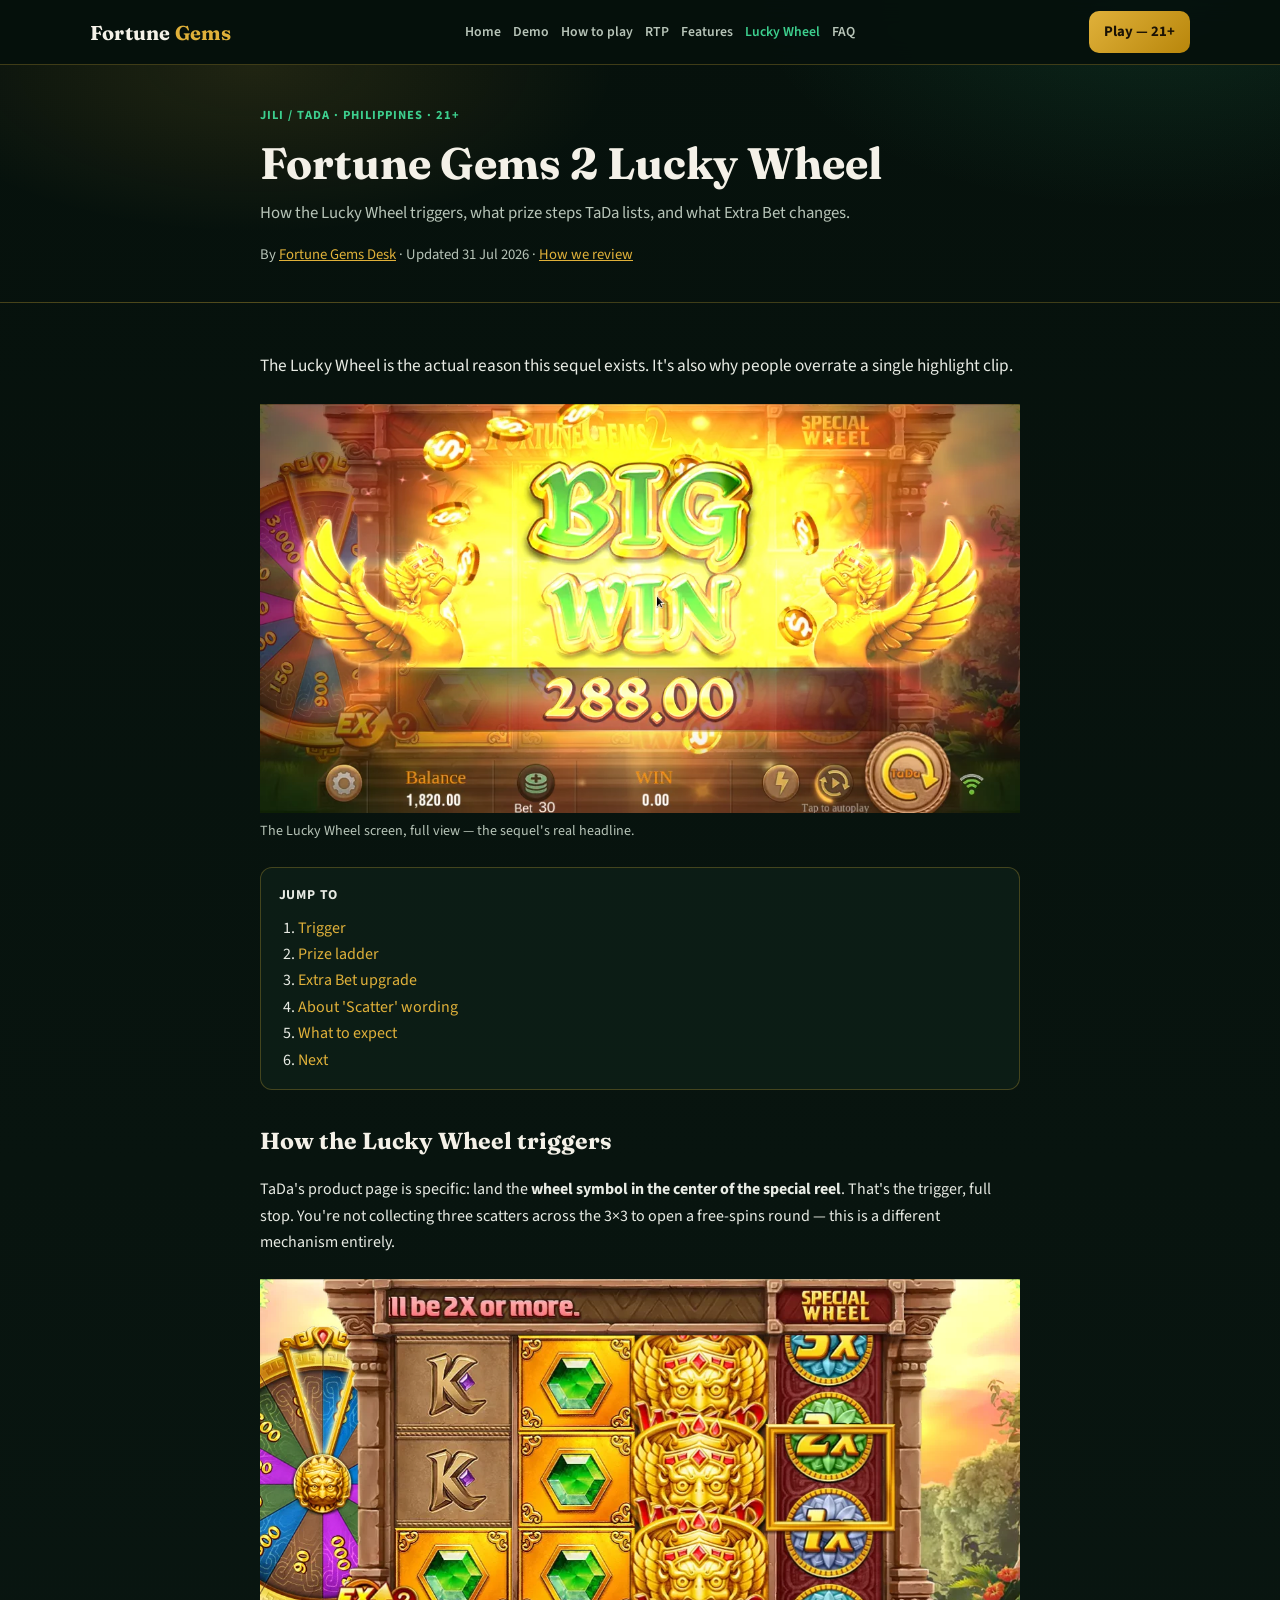
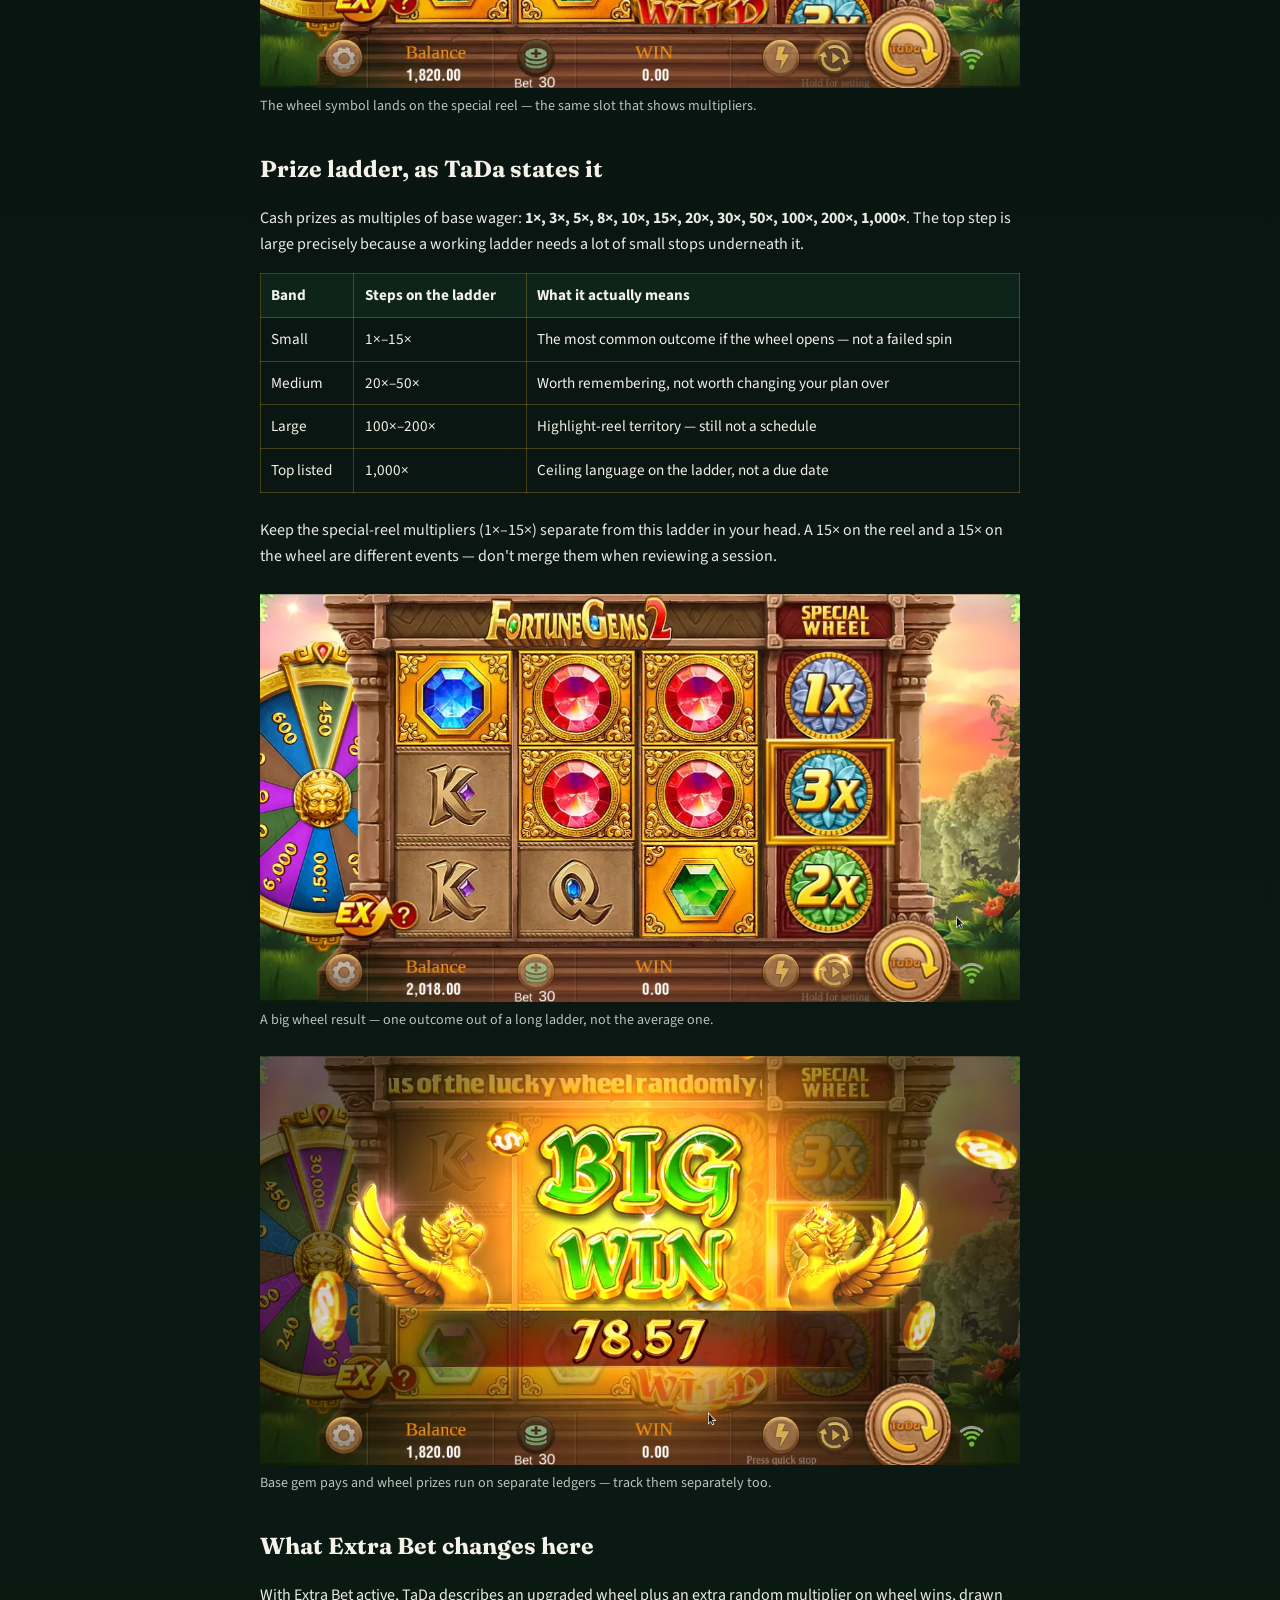
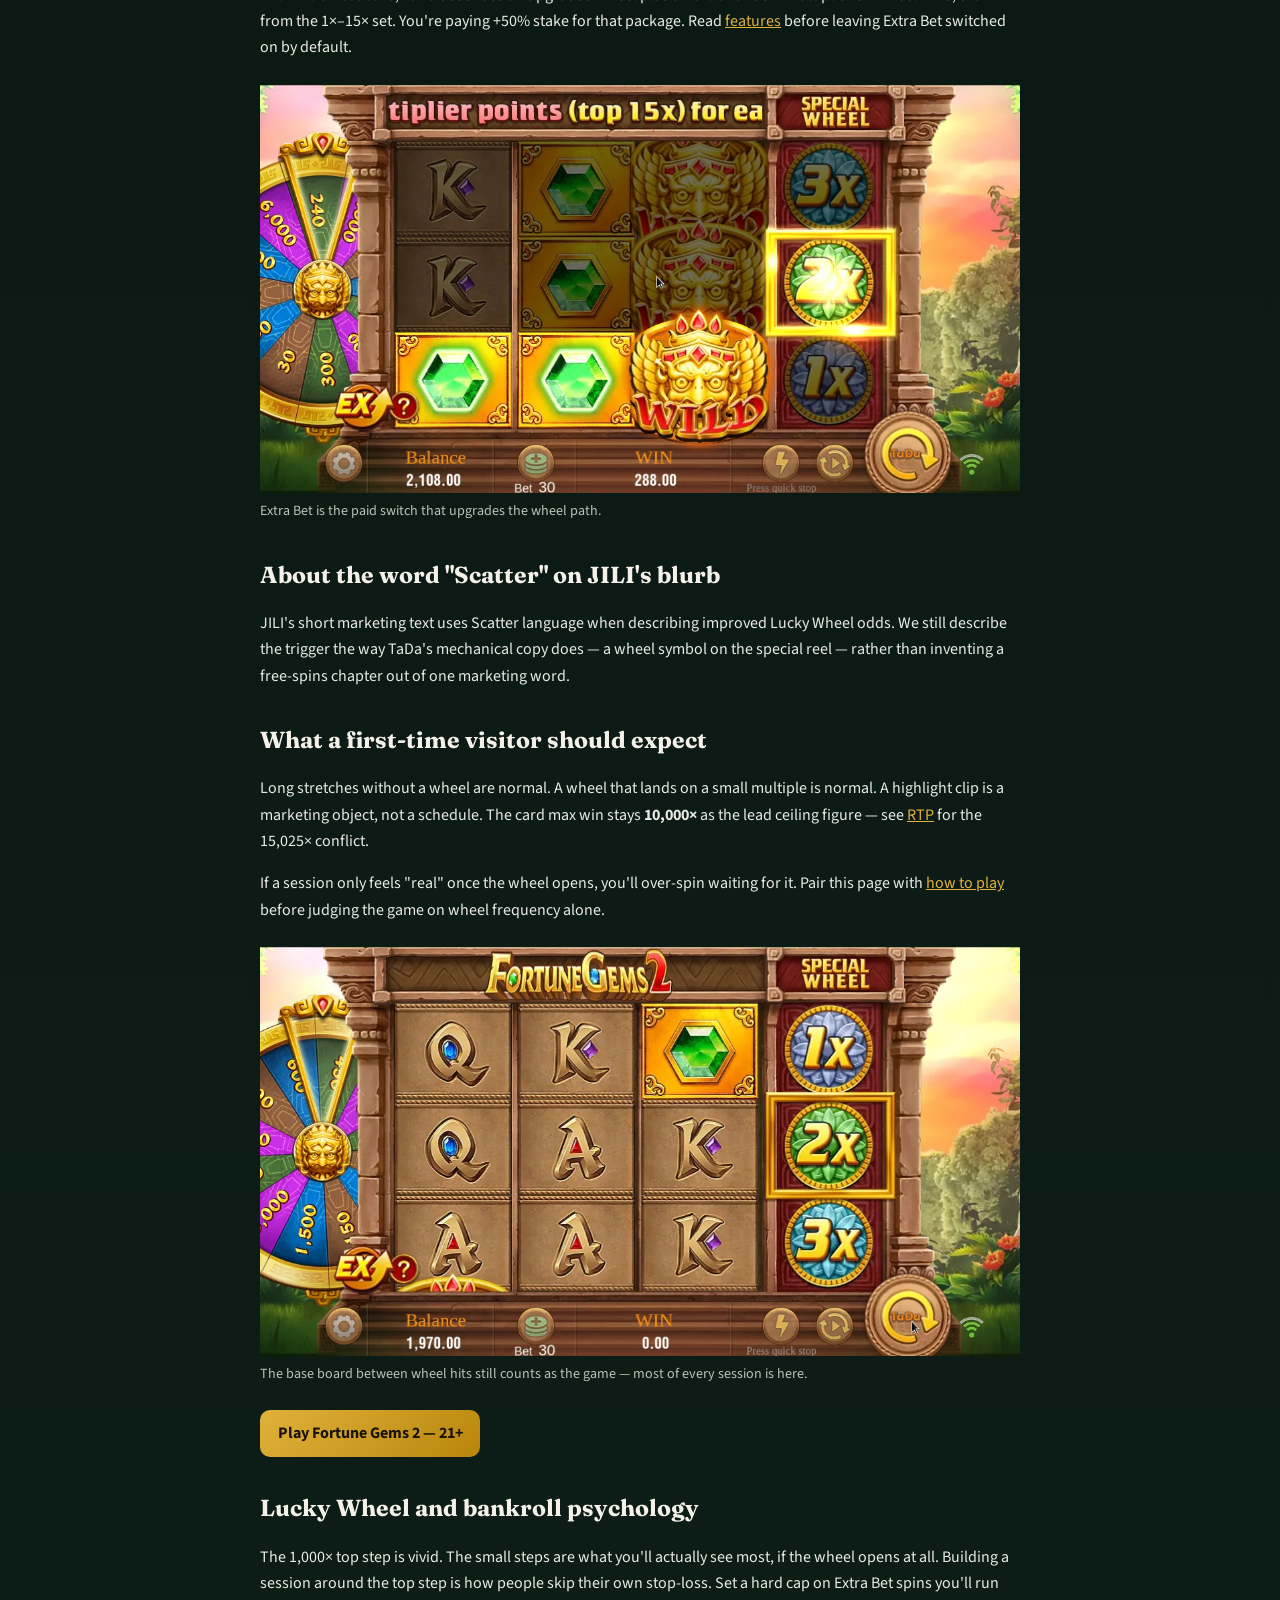
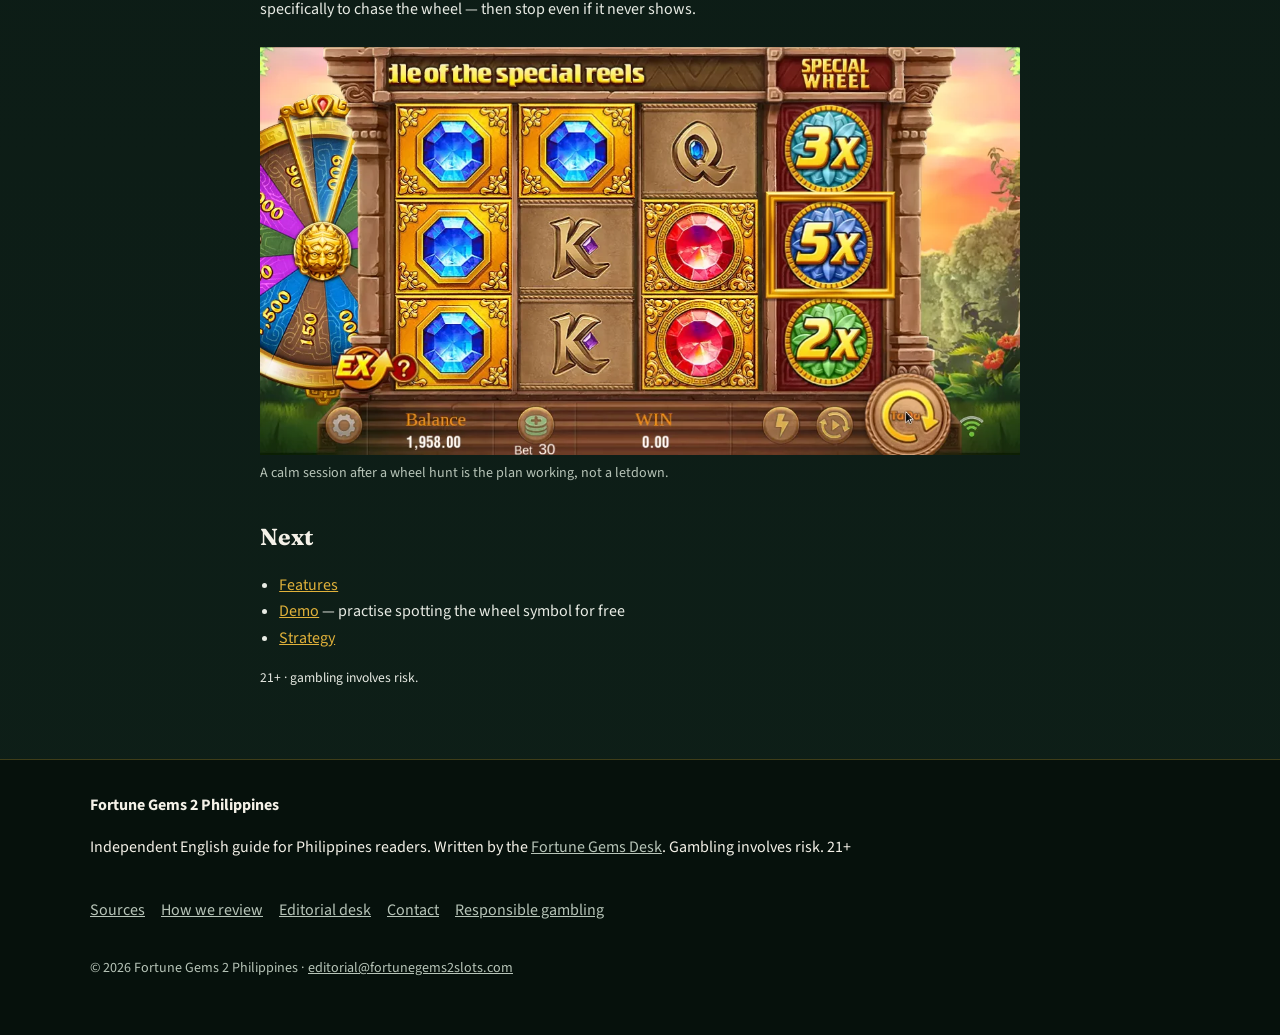
<file: lucky-wheel/index.html>
<!doctype html>
<html lang="en-PH">
<head>
<meta charset="utf-8">
<meta name="viewport" content="width=device-width,initial-scale=1">
<title>Fortune Gems 2 Lucky Wheel</title>
<meta name="description" content="How the Lucky Wheel triggers, what prize steps TaDa lists, and what Extra Bet changes.">
<link rel="alternate" href="https://fortunegems2slots.com/lucky-wheel/" hreflang="en">
<link rel="alternate" href="https://fortunegems2slots.com/en-ph/lucky-wheel/" hreflang="en-PH">
<link rel="alternate" href="https://fortunegems2slots.com/lucky-wheel/" hreflang="x-default">
<link rel="canonical" href="https://fortunegems2slots.com/lucky-wheel/">
<link rel="icon" href="/favicon.ico" sizes="any">
<link rel="icon" type="image/png" sizes="32x32" href="/favicon-32.png">
<link rel="icon" type="image/png" sizes="48x48" href="/favicon-48.png">
<link rel="apple-touch-icon" sizes="180x180" href="/apple-touch-icon.png">
<link rel="icon" type="image/png" sizes="192x192" href="/icon-192.png">
<link rel="icon" type="image/png" sizes="512x512" href="/icon-512.png">
<meta name="theme-color" content="#0c1f18">
<meta property="og:type" content="website">
<meta property="og:title" content="Fortune Gems 2 Lucky Wheel">
<meta property="og:description" content="How the Lucky Wheel triggers, what prize steps TaDa lists, and what Extra Bet changes.">
<meta property="og:url" content="https://fortunegems2slots.com/lucky-wheel/">
<meta property="og:locale" content="en_PH">
<meta property="og:image" content="https://fortunegems2slots.com/assets/screenshots/hero-main.webp">
<meta name="twitter:card" content="summary_large_image">
<meta name="twitter:image" content="https://fortunegems2slots.com/assets/screenshots/hero-main.webp">
<link rel="preconnect" href="https://fonts.googleapis.com">
<link rel="preconnect" href="https://fonts.gstatic.com" crossorigin>
<link href="https://fonts.googleapis.com/css2?family=Fraunces:opsz,wght@9..144,600;9..144,700&family=Source+Sans+3:wght@400;600;700&display=swap" rel="stylesheet">
<link rel="stylesheet" href="/css/site.css">
<script type="application/ld+json">{"@context":"https://schema.org","@graph":[{"@type":"Organization","@id":"https://fortunegems2slots.com/#organization","name":"Fortune Gems 2 Philippines","url":"https://fortunegems2slots.com/"},{"@type":"WebSite","@id":"https://fortunegems2slots.com/#website","url":"https://fortunegems2slots.com/","name":"Fortune Gems 2 Philippines","inLanguage":"en-PH","publisher":{"@id":"https://fortunegems2slots.com/#organization"}},{"@type":"WebPage","@id":"https://fortunegems2slots.com/lucky-wheel/#webpage","url":"https://fortunegems2slots.com/lucky-wheel/","name":"Fortune Gems 2 Lucky Wheel","description":"How the Lucky Wheel triggers, what prize steps TaDa lists, and what Extra Bet changes.","inLanguage":"en-PH","isPartOf":{"@id":"https://fortunegems2slots.com/#website"},"dateModified":"2026-07-31","author":{"@type":"Organization","name":"Fortune Gems Desk","url":"https://fortunegems2slots.com/editorial/"}}]}</script>
</head>
<body>
<a class="skip" href="#main">Skip to content</a>
<header class="site-header">
<div class="wrap header-inner">
<a class="brand" href="/">Fortune <span>Gems</span></a>
<nav id="site-nav" class="nav-panel" data-nav-panel aria-label="Primary">
<div class="nav-panel-inner"><a href="/">Home</a><a href="/demo/">Demo</a><a href="/how-to-play/">How to play</a><a href="/rtp/">RTP</a><a href="/features/">Features</a><a href="/lucky-wheel/" aria-current="page">Lucky Wheel</a><a href="/faq/">FAQ</a>
<a class="nav-more" href="/strategy/">Strategy</a>
<a class="nav-more" href="/symbols/">Symbols</a>
<a class="nav-more" href="/vs-fortune-gems/">vs FG1</a>
<a class="nav-more" href="/sources/">Sources</a>
<a class="nav-more" href="/about/">About</a>
</div>
</nav>
<div class="header-actions">
<a class="header-play" href="/go/" rel="nofollow sponsored noopener">Play — 21+</a>
<button type="button" class="nav-toggle" data-nav-toggle aria-expanded="false" aria-controls="site-nav">
<span class="nav-toggle-bars" aria-hidden="true"></span>
<span class="nav-toggle-label">Menu</span>
</button>
</div>
</div>
</header>
<main id="main">
<header class="page-hero">
<div class="wrap">
<p class="eyebrow">JILI / TaDa · Philippines · 21+</p>
<h1>Fortune Gems 2 Lucky Wheel</h1>
<p class="deck">How the Lucky Wheel triggers, what prize steps TaDa lists, and what Extra Bet changes.</p>
<p class="byline">By <a href="/editorial/">Fortune Gems Desk</a>
 · Updated <time datetime="2026-07-31">31 Jul 2026</time>
 · <a href="/how-we-review/">How we review</a></p>

</div>
</header>
<article class="wrap article">
<p class="lede">The Lucky Wheel is the actual reason this sequel exists. It's also why people overrate a single highlight clip.</p>
<figure class="shot">
<img src="/assets/screenshots/gameplay-13.webp" alt="Fortune Gems 2 Lucky Wheel feature full view" width="1400" height="800" loading="lazy" decoding="async">
<figcaption>The Lucky Wheel screen, full view — the sequel's real headline.</figcaption>
</figure>
<nav class="toc" aria-label="On this page"><p class="toc-label">Jump to</p><ol><li><a href="#trigger">Trigger</a></li><li><a href="#prizes">Prize ladder</a></li><li><a href="#extra">Extra Bet upgrade</a></li><li><a href="#scatter">About 'Scatter' wording</a></li><li><a href="#expect">What to expect</a></li><li><a href="#next">Next</a></li></ol></nav>

<h2 id="trigger">How the Lucky Wheel triggers</h2>
<p>TaDa's product page is specific: land the <strong>wheel symbol in the center of the special reel</strong>. That's the trigger, full stop. You're not collecting three scatters across the 3×3 to open a free-spins round — this is a different mechanism entirely.</p>
<figure class="shot">
<img src="/assets/screenshots/gameplay-8.webp" alt="Fortune Gems 2 special reel where the wheel symbol lands" width="1400" height="800" loading="lazy" decoding="async">
<figcaption>The wheel symbol lands on the special reel — the same slot that shows multipliers.</figcaption>
</figure>

<h2 id="prizes">Prize ladder, as TaDa states it</h2>
<p>Cash prizes as multiples of base wager: <strong>1×, 3×, 5×, 8×, 10×, 15×, 20×, 30×, 50×, 100×, 200×, 1,000×</strong>. The top step is large precisely because a working ladder needs a lot of small stops underneath it.</p>
<table>
<thead><tr><th>Band</th><th>Steps on the ladder</th><th>What it actually means</th></tr></thead>
<tbody>
<tr><td>Small</td><td>1×–15×</td><td>The most common outcome if the wheel opens — not a failed spin</td></tr>
<tr><td>Medium</td><td>20×–50×</td><td>Worth remembering, not worth changing your plan over</td></tr>
<tr><td>Large</td><td>100×–200×</td><td>Highlight-reel territory — still not a schedule</td></tr>
<tr><td>Top listed</td><td>1,000×</td><td>Ceiling language on the ladder, not a due date</td></tr>
</tbody>
</table>
<p>Keep the special-reel multipliers (1×–15×) separate from this ladder in your head. A 15× on the reel and a 15× on the wheel are different events — don't merge them when reviewing a session.</p>
<figure class="shot">
<img src="/assets/screenshots/gameplay-15.webp" alt="Fortune Gems 2 elevated win after feature play" width="1400" height="800" loading="lazy" decoding="async">
<figcaption>A big wheel result — one outcome out of a long ladder, not the average one.</figcaption>
</figure>
<figure class="shot">
<img src="/assets/screenshots/gameplay-10.webp" alt="Fortune Gems 2 base gems versus wheel prize thinking" width="1400" height="800" loading="lazy" decoding="async">
<figcaption>Base gem pays and wheel prizes run on separate ledgers — track them separately too.</figcaption>
</figure>

<h2 id="extra">What Extra Bet changes here</h2>
<p>With Extra Bet active, TaDa describes an upgraded wheel plus an extra random multiplier on wheel wins, drawn from the 1×–15× set. You're paying +50% stake for that package. Read <a href="/features/">features</a> before leaving Extra Bet switched on by default.</p>
<figure class="shot">
<img src="/assets/screenshots/gameplay-12.webp" alt="Fortune Gems 2 Extra Bet affecting Lucky Wheel path" width="1400" height="800" loading="lazy" decoding="async">
<figcaption>Extra Bet is the paid switch that upgrades the wheel path.</figcaption>
</figure>

<h2 id="scatter">About the word "Scatter" on JILI's blurb</h2>
<p>JILI's short marketing text uses Scatter language when describing improved Lucky Wheel odds. We still describe the trigger the way TaDa's mechanical copy does — a wheel symbol on the special reel — rather than inventing a free-spins chapter out of one marketing word.</p>

<h2 id="expect">What a first-time visitor should expect</h2>
<p>Long stretches without a wheel are normal. A wheel that lands on a small multiple is normal. A highlight clip is a marketing object, not a schedule. The card max win stays <strong>10,000×</strong> as the lead ceiling figure — see <a href="/rtp/">RTP</a> for the 15,025× conflict.</p>
<p>If a session only feels "real" once the wheel opens, you'll over-spin waiting for it. Pair this page with <a href="/how-to-play/">how to play</a> before judging the game on wheel frequency alone.</p>
<figure class="shot">
<img src="/assets/screenshots/gameplay-3.webp" alt="Fortune Gems 2 base board between Lucky Wheel hits" width="1400" height="800" loading="lazy" decoding="async">
<figcaption>The base board between wheel hits still counts as the game — most of every session is here.</figcaption>
</figure>
<p class="cta-row"><a class="button" href="/go/" rel="nofollow sponsored noopener">Play Fortune Gems 2 — 21+</a></p>

<h2 id="bankroll">Lucky Wheel and bankroll psychology</h2>
<p>The 1,000× top step is vivid. The small steps are what you'll actually see most, if the wheel opens at all. Building a session around the top step is how people skip their own stop-loss. Set a hard cap on Extra Bet spins you'll run specifically to chase the wheel — then stop even if it never shows.</p>
<figure class="shot">
<img src="/assets/screenshots/gameplay-17.webp" alt="Fortune Gems 2 calm session reminder after discussing wheel hunt" width="1400" height="800" loading="lazy" decoding="async">
<figcaption>A calm session after a wheel hunt is the plan working, not a letdown.</figcaption>
</figure>

<h2 id="next">Next</h2>
<ul>
<li><a href="/features/">Features</a></li>
<li><a href="/demo/">Demo</a> — practise spotting the wheel symbol for free</li>
<li><a href="/strategy/">Strategy</a></li>
</ul>
<p class="fine">21+ · gambling involves risk.</p>
</article>
</main>
<footer class="site-footer">
<div class="wrap footer-grid">
<div>
<strong>Fortune Gems 2 Philippines</strong>
<p>Independent English guide for Philippines readers. Written by the <a href="/editorial/">Fortune Gems Desk</a>. Gambling involves risk. 21+</p>
</div>
<nav aria-label="Footer">
<a href="/sources/">Sources</a>
<a href="/how-we-review/">How we review</a>
<a href="/editorial/">Editorial desk</a>
<a href="/contact/">Contact</a>
<a href="/responsible-gambling/">Responsible gambling</a>
</nav>
<p class="copy">© 2026 Fortune Gems 2 Philippines · <a href="mailto:editorial@fortunegems2slots.com">editorial@fortunegems2slots.com</a></p>
</div>
</footer>
<script src="/js/site.js" defer></script>
</body>
</html>
</file>
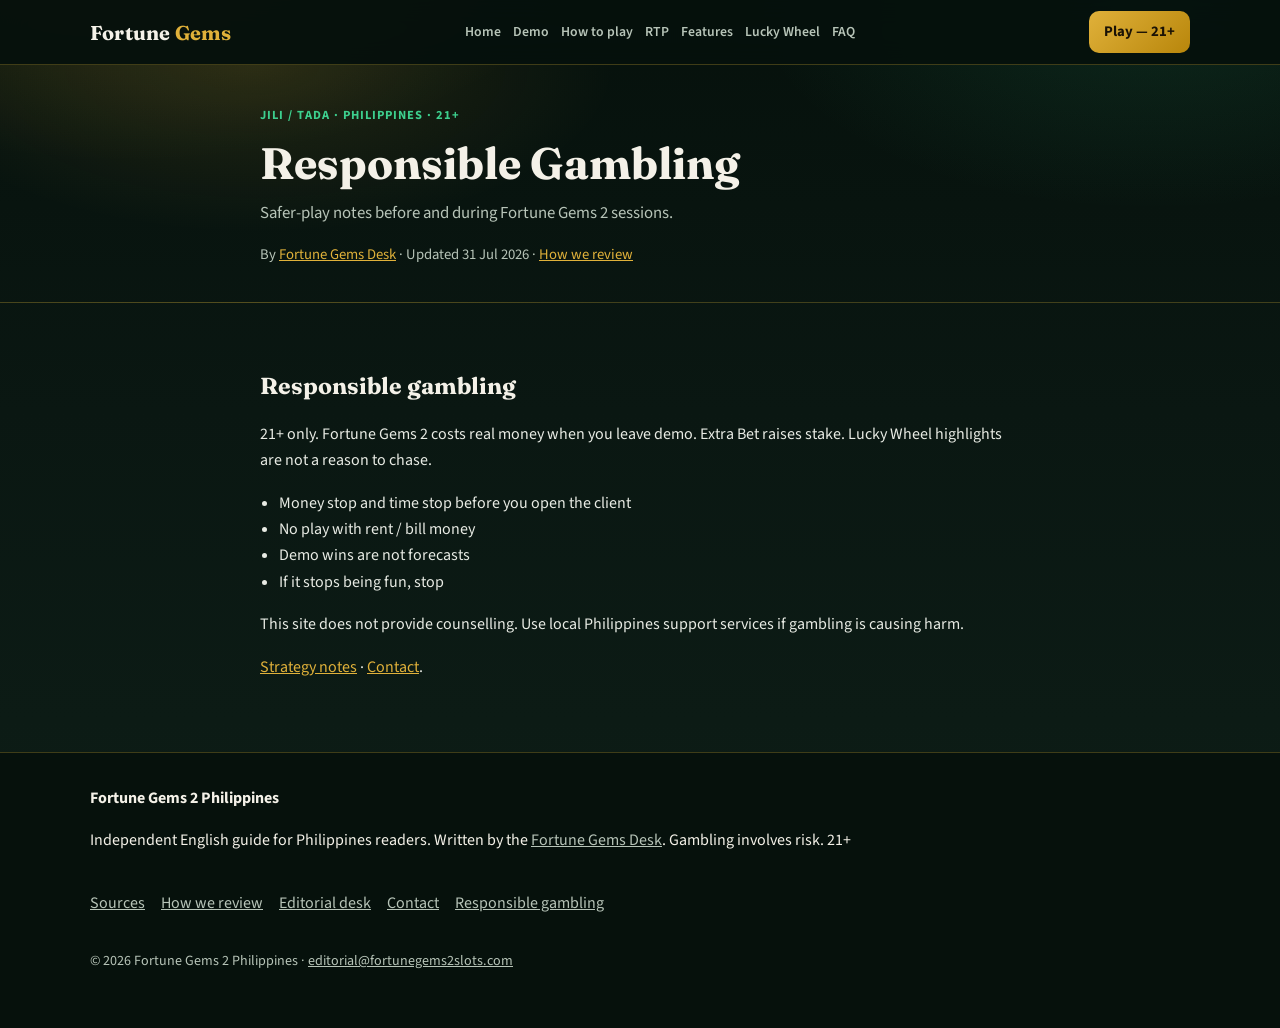
<file: responsible-gambling/index.html>
<!doctype html>
<html lang="en-PH">
<head>
<meta charset="utf-8">
<meta name="viewport" content="width=device-width,initial-scale=1">
<title>Responsible Gambling</title>
<meta name="description" content="Safer-play notes before and during Fortune Gems 2 sessions.">
<link rel="alternate" href="https://fortunegems2slots.com/responsible-gambling/" hreflang="en">
<link rel="alternate" href="https://fortunegems2slots.com/en-ph/responsible-gambling/" hreflang="en-PH">
<link rel="alternate" href="https://fortunegems2slots.com/responsible-gambling/" hreflang="x-default">
<link rel="canonical" href="https://fortunegems2slots.com/responsible-gambling/">
<link rel="icon" href="/favicon.ico" sizes="any">
<link rel="icon" type="image/png" sizes="32x32" href="/favicon-32.png">
<link rel="icon" type="image/png" sizes="48x48" href="/favicon-48.png">
<link rel="apple-touch-icon" sizes="180x180" href="/apple-touch-icon.png">
<link rel="icon" type="image/png" sizes="192x192" href="/icon-192.png">
<link rel="icon" type="image/png" sizes="512x512" href="/icon-512.png">
<meta name="theme-color" content="#0c1f18">
<meta property="og:type" content="website">
<meta property="og:title" content="Responsible Gambling">
<meta property="og:description" content="Safer-play notes before and during Fortune Gems 2 sessions.">
<meta property="og:url" content="https://fortunegems2slots.com/responsible-gambling/">
<meta property="og:locale" content="en_PH">
<meta property="og:image" content="https://fortunegems2slots.com/assets/screenshots/hero-main.webp">
<meta name="twitter:card" content="summary_large_image">
<meta name="twitter:image" content="https://fortunegems2slots.com/assets/screenshots/hero-main.webp">
<link rel="preconnect" href="https://fonts.googleapis.com">
<link rel="preconnect" href="https://fonts.gstatic.com" crossorigin>
<link href="https://fonts.googleapis.com/css2?family=Fraunces:opsz,wght@9..144,600;9..144,700&family=Source+Sans+3:wght@400;600;700&display=swap" rel="stylesheet">
<link rel="stylesheet" href="/css/site.css">
<script type="application/ld+json">{"@context":"https://schema.org","@graph":[{"@type":"Organization","@id":"https://fortunegems2slots.com/#organization","name":"Fortune Gems 2 Philippines","url":"https://fortunegems2slots.com/"},{"@type":"WebSite","@id":"https://fortunegems2slots.com/#website","url":"https://fortunegems2slots.com/","name":"Fortune Gems 2 Philippines","inLanguage":"en-PH","publisher":{"@id":"https://fortunegems2slots.com/#organization"}},{"@type":"WebPage","@id":"https://fortunegems2slots.com/responsible-gambling/#webpage","url":"https://fortunegems2slots.com/responsible-gambling/","name":"Responsible Gambling","description":"Safer-play notes before and during Fortune Gems 2 sessions.","inLanguage":"en-PH","isPartOf":{"@id":"https://fortunegems2slots.com/#website"},"dateModified":"2026-07-31","author":{"@type":"Organization","name":"Fortune Gems Desk","url":"https://fortunegems2slots.com/editorial/"}}]}</script>
</head>
<body>
<a class="skip" href="#main">Skip to content</a>
<header class="site-header">
<div class="wrap header-inner">
<a class="brand" href="/">Fortune <span>Gems</span></a>
<nav id="site-nav" class="nav-panel" data-nav-panel aria-label="Primary">
<div class="nav-panel-inner"><a href="/">Home</a><a href="/demo/">Demo</a><a href="/how-to-play/">How to play</a><a href="/rtp/">RTP</a><a href="/features/">Features</a><a href="/lucky-wheel/">Lucky Wheel</a><a href="/faq/">FAQ</a>
<a class="nav-more" href="/strategy/">Strategy</a>
<a class="nav-more" href="/symbols/">Symbols</a>
<a class="nav-more" href="/vs-fortune-gems/">vs FG1</a>
<a class="nav-more" href="/sources/">Sources</a>
<a class="nav-more" href="/about/">About</a>
</div>
</nav>
<div class="header-actions">
<a class="header-play" href="/go/" rel="nofollow sponsored noopener">Play — 21+</a>
<button type="button" class="nav-toggle" data-nav-toggle aria-expanded="false" aria-controls="site-nav">
<span class="nav-toggle-bars" aria-hidden="true"></span>
<span class="nav-toggle-label">Menu</span>
</button>
</div>
</div>
</header>
<main id="main">
<header class="page-hero">
<div class="wrap">
<p class="eyebrow">JILI / TaDa · Philippines · 21+</p>
<h1>Responsible Gambling</h1>
<p class="deck">Safer-play notes before and during Fortune Gems 2 sessions.</p>
<p class="byline">By <a href="/editorial/">Fortune Gems Desk</a>
 · Updated <time datetime="2026-07-31">31 Jul 2026</time>
 · <a href="/how-we-review/">How we review</a></p>

</div>
</header>
<article class="wrap article">
<h2>Responsible gambling</h2>
<p>21+ only. Fortune Gems 2 costs real money when you leave demo. Extra Bet raises stake. Lucky Wheel highlights are not a reason to chase.</p>
<ul>
<li>Money stop and time stop before you open the client</li>
<li>No play with rent / bill money</li>
<li>Demo wins are not forecasts</li>
<li>If it stops being fun, stop</li>
</ul>
<p>This site does not provide counselling. Use local Philippines support services if gambling is causing harm.</p>
<p><a href="/strategy/">Strategy notes</a> · <a href="/contact/">Contact</a>.</p>
</article>
</main>
<footer class="site-footer">
<div class="wrap footer-grid">
<div>
<strong>Fortune Gems 2 Philippines</strong>
<p>Independent English guide for Philippines readers. Written by the <a href="/editorial/">Fortune Gems Desk</a>. Gambling involves risk. 21+</p>
</div>
<nav aria-label="Footer">
<a href="/sources/">Sources</a>
<a href="/how-we-review/">How we review</a>
<a href="/editorial/">Editorial desk</a>
<a href="/contact/">Contact</a>
<a href="/responsible-gambling/">Responsible gambling</a>
</nav>
<p class="copy">© 2026 Fortune Gems 2 Philippines · <a href="mailto:editorial@fortunegems2slots.com">editorial@fortunegems2slots.com</a></p>
</div>
</footer>
<script src="/js/site.js" defer></script>
</body>
</html>
</file>
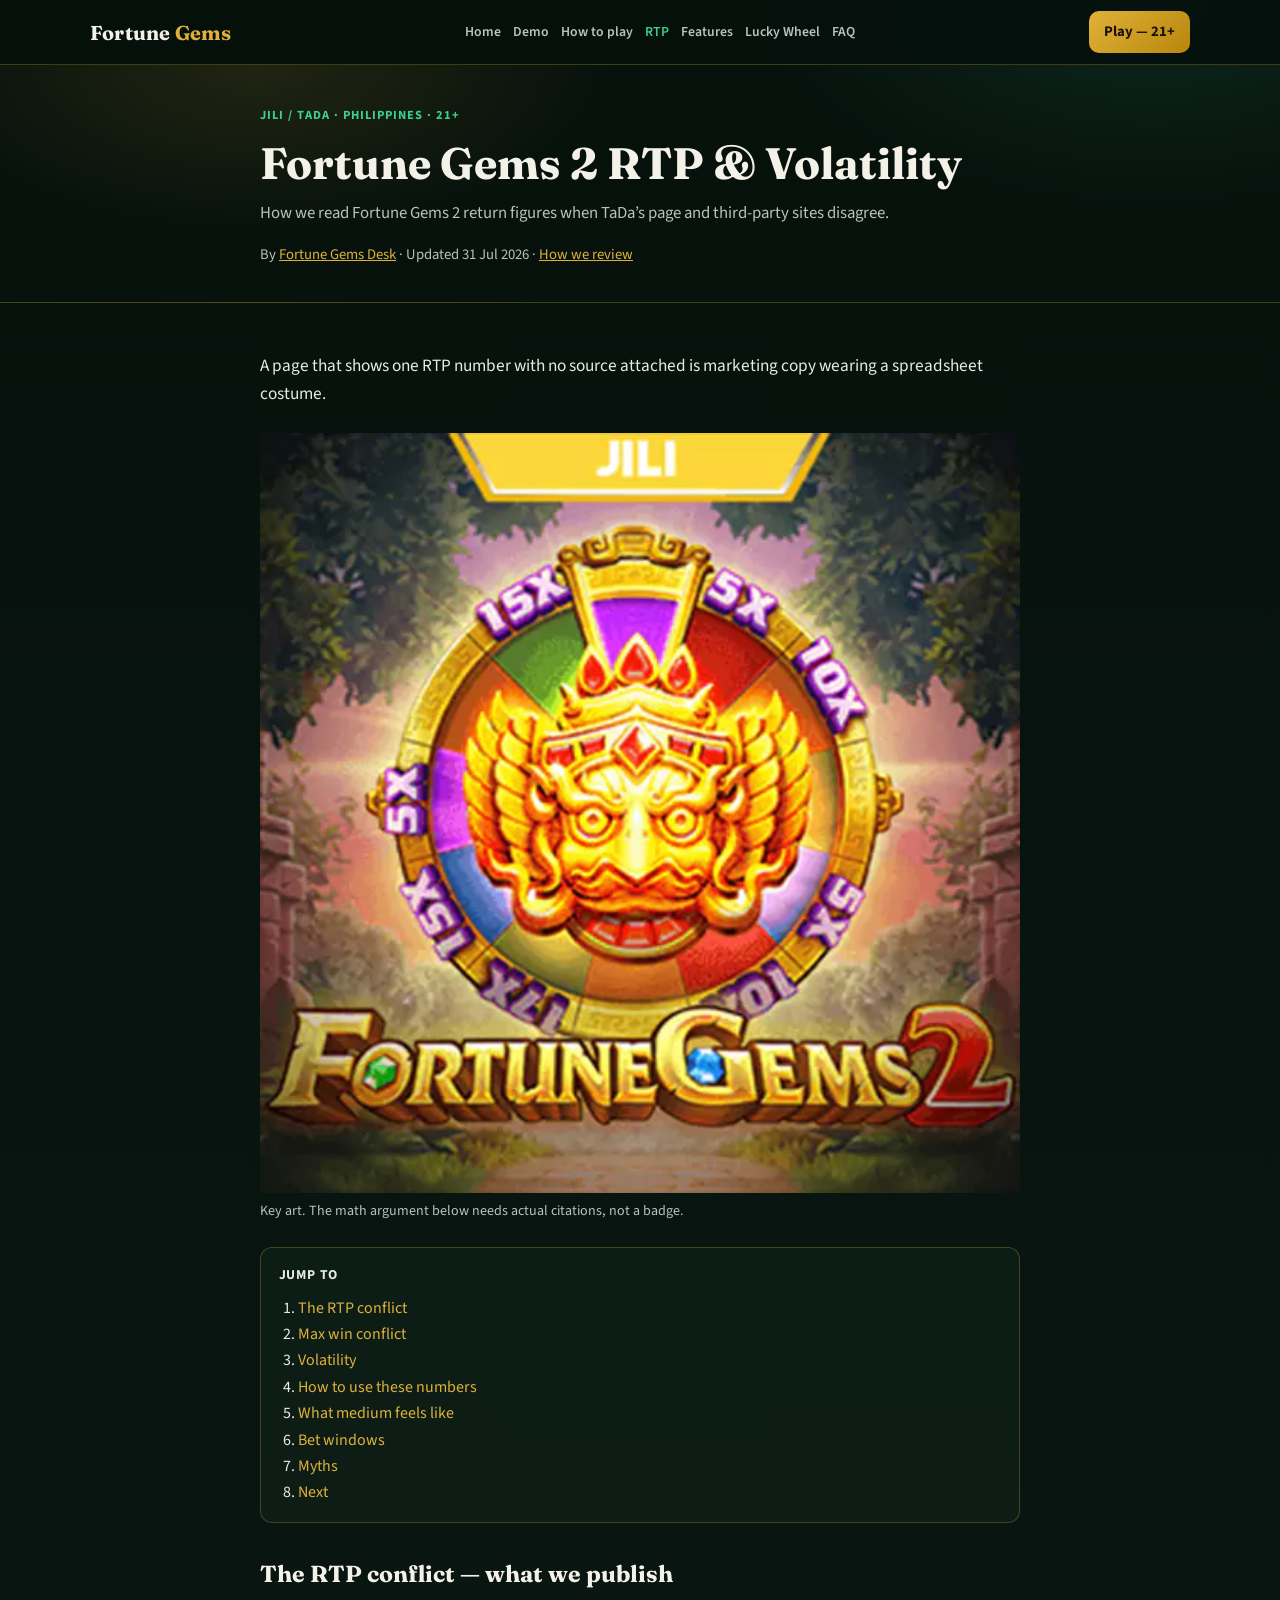
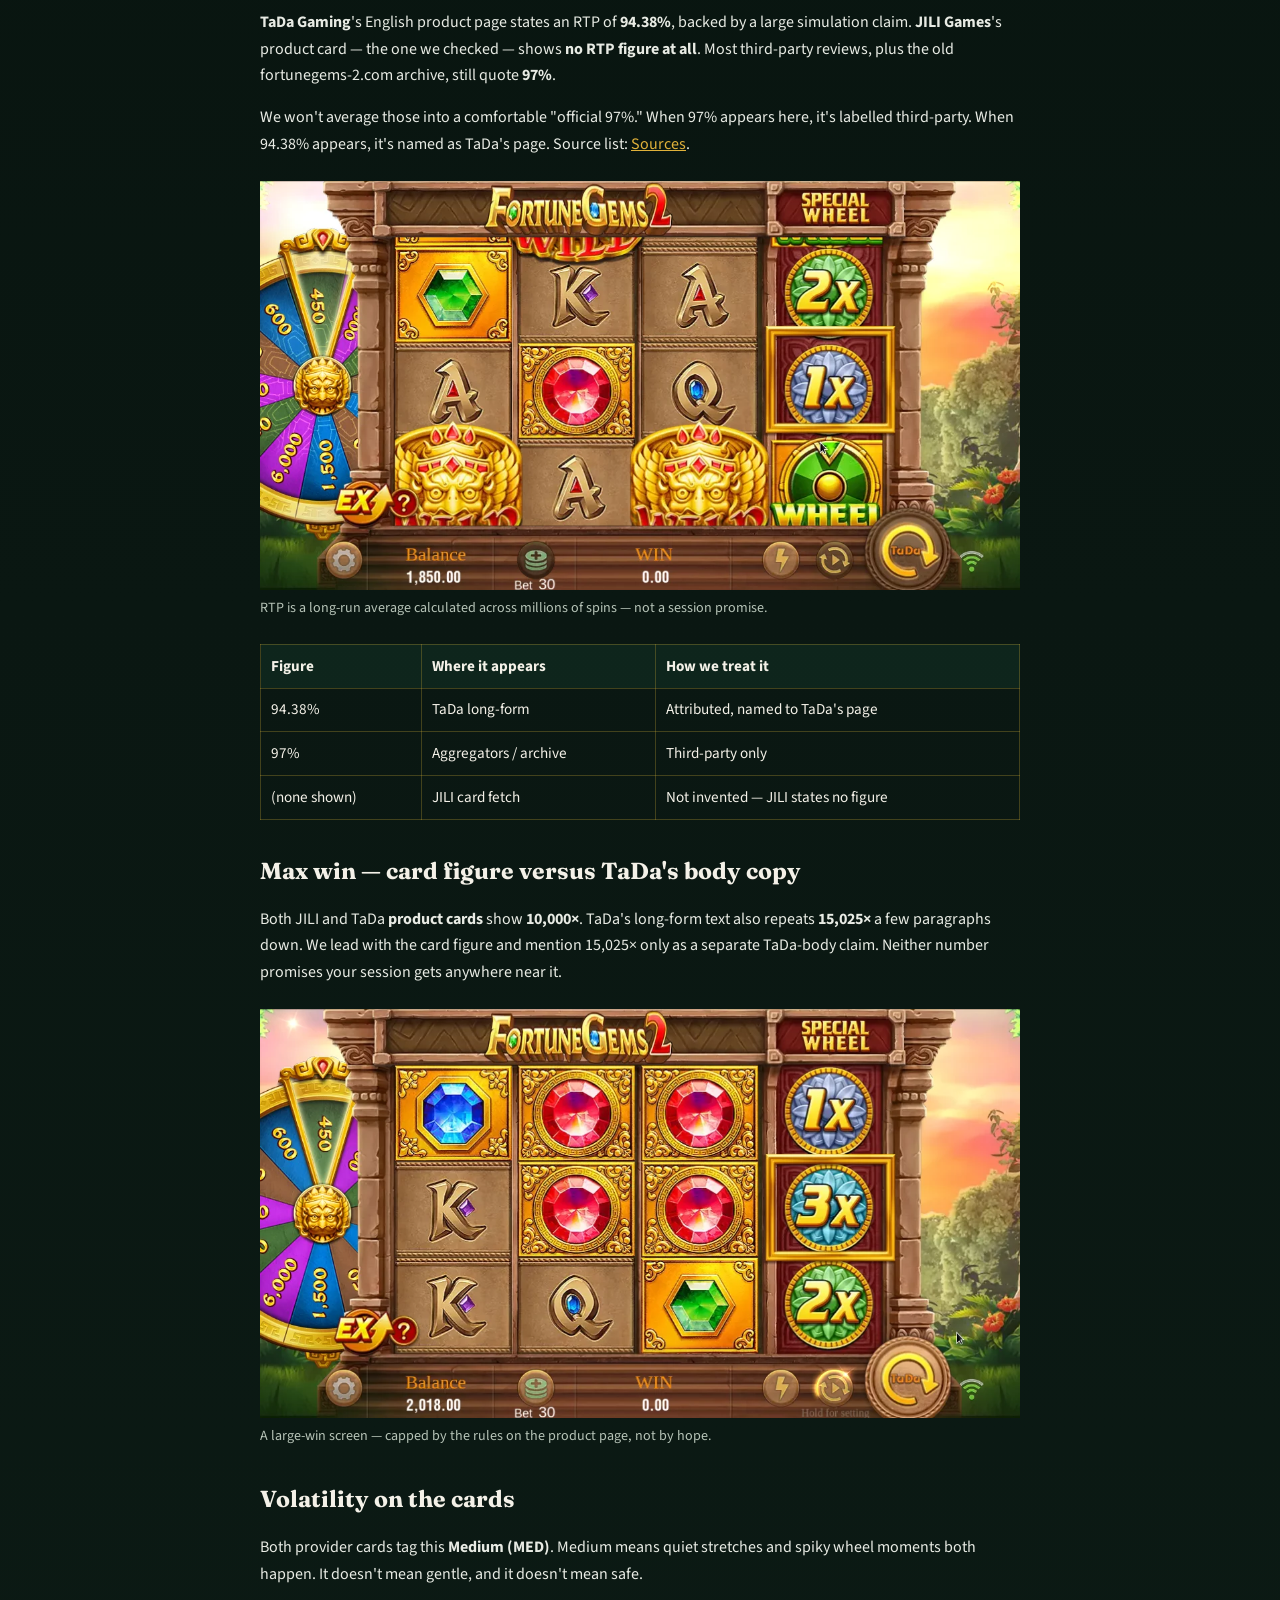
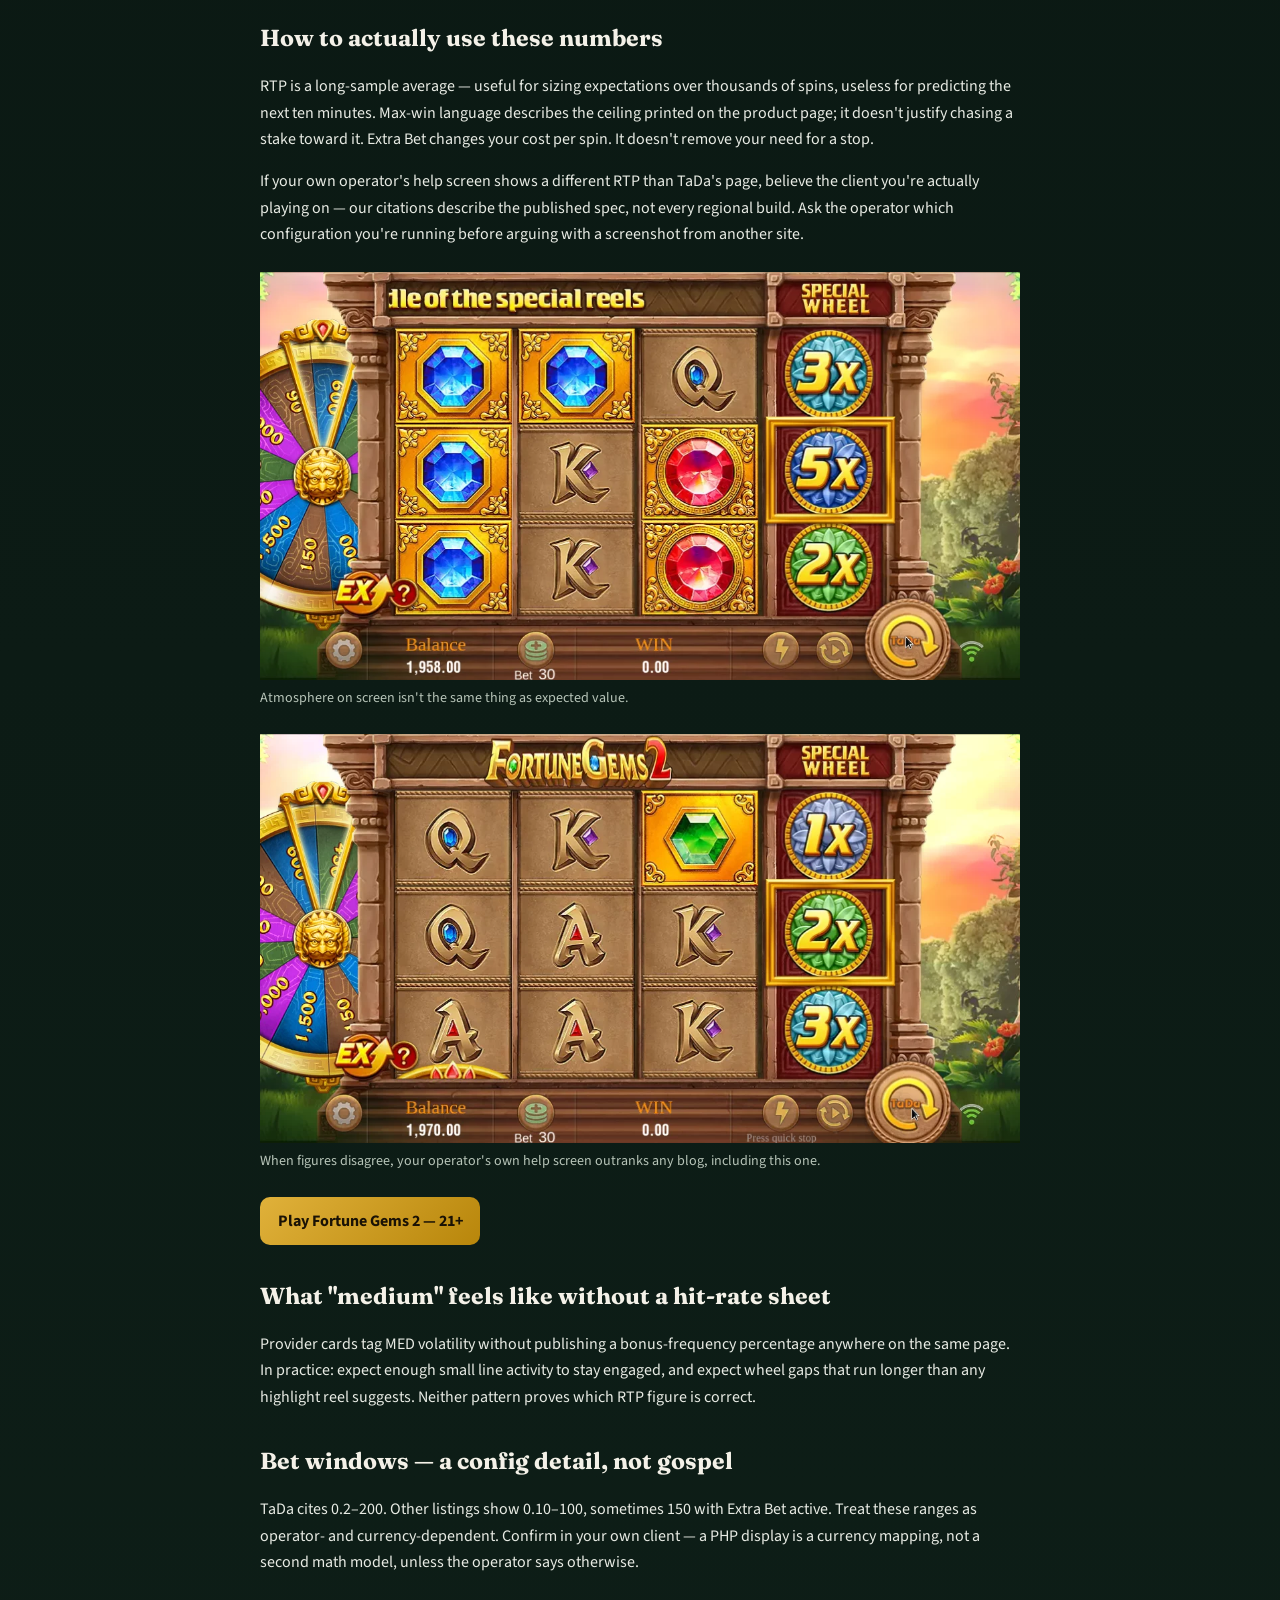
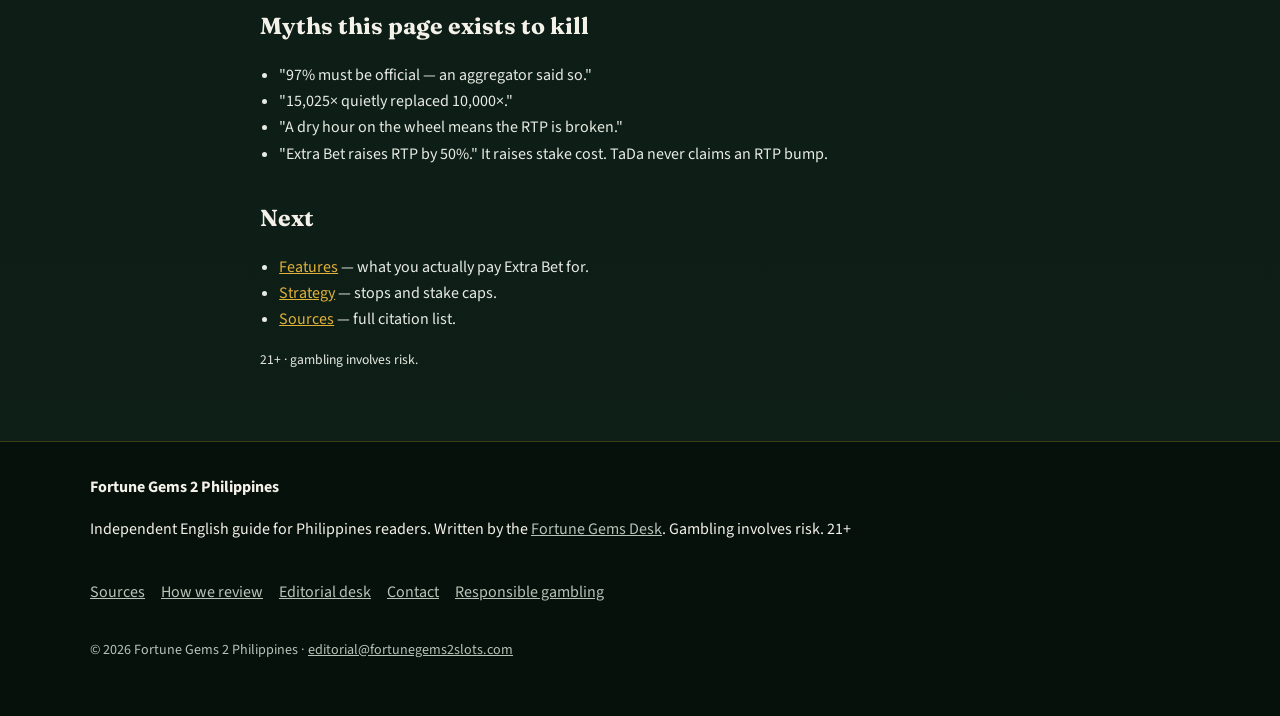
<file: rtp/index.html>
<!doctype html>
<html lang="en-PH">
<head>
<meta charset="utf-8">
<meta name="viewport" content="width=device-width,initial-scale=1">
<title>Fortune Gems 2 RTP and Volatility</title>
<meta name="description" content="How we read Fortune Gems 2 return figures when TaDa’s page and third-party sites disagree.">
<link rel="alternate" href="https://fortunegems2slots.com/rtp/" hreflang="en">
<link rel="alternate" href="https://fortunegems2slots.com/en-ph/rtp/" hreflang="en-PH">
<link rel="alternate" href="https://fortunegems2slots.com/rtp/" hreflang="x-default">
<link rel="canonical" href="https://fortunegems2slots.com/rtp/">
<link rel="icon" href="/favicon.ico" sizes="any">
<link rel="icon" type="image/png" sizes="32x32" href="/favicon-32.png">
<link rel="icon" type="image/png" sizes="48x48" href="/favicon-48.png">
<link rel="apple-touch-icon" sizes="180x180" href="/apple-touch-icon.png">
<link rel="icon" type="image/png" sizes="192x192" href="/icon-192.png">
<link rel="icon" type="image/png" sizes="512x512" href="/icon-512.png">
<meta name="theme-color" content="#0c1f18">
<meta property="og:type" content="website">
<meta property="og:title" content="Fortune Gems 2 RTP and Volatility">
<meta property="og:description" content="How we read Fortune Gems 2 return figures when TaDa’s page and third-party sites disagree.">
<meta property="og:url" content="https://fortunegems2slots.com/rtp/">
<meta property="og:locale" content="en_PH">
<meta property="og:image" content="https://fortunegems2slots.com/assets/screenshots/hero-main.webp">
<meta name="twitter:card" content="summary_large_image">
<meta name="twitter:image" content="https://fortunegems2slots.com/assets/screenshots/hero-main.webp">
<link rel="preconnect" href="https://fonts.googleapis.com">
<link rel="preconnect" href="https://fonts.gstatic.com" crossorigin>
<link href="https://fonts.googleapis.com/css2?family=Fraunces:opsz,wght@9..144,600;9..144,700&family=Source+Sans+3:wght@400;600;700&display=swap" rel="stylesheet">
<link rel="stylesheet" href="/css/site.css">
<script type="application/ld+json">{"@context":"https://schema.org","@graph":[{"@type":"Organization","@id":"https://fortunegems2slots.com/#organization","name":"Fortune Gems 2 Philippines","url":"https://fortunegems2slots.com/"},{"@type":"WebSite","@id":"https://fortunegems2slots.com/#website","url":"https://fortunegems2slots.com/","name":"Fortune Gems 2 Philippines","inLanguage":"en-PH","publisher":{"@id":"https://fortunegems2slots.com/#organization"}},{"@type":"WebPage","@id":"https://fortunegems2slots.com/rtp/#webpage","url":"https://fortunegems2slots.com/rtp/","name":"Fortune Gems 2 RTP and Volatility","description":"How we read Fortune Gems 2 return figures when TaDa’s page and third-party sites disagree.","inLanguage":"en-PH","isPartOf":{"@id":"https://fortunegems2slots.com/#website"},"dateModified":"2026-07-31","author":{"@type":"Organization","name":"Fortune Gems Desk","url":"https://fortunegems2slots.com/editorial/"}}]}</script>
</head>
<body>
<a class="skip" href="#main">Skip to content</a>
<header class="site-header">
<div class="wrap header-inner">
<a class="brand" href="/">Fortune <span>Gems</span></a>
<nav id="site-nav" class="nav-panel" data-nav-panel aria-label="Primary">
<div class="nav-panel-inner"><a href="/">Home</a><a href="/demo/">Demo</a><a href="/how-to-play/">How to play</a><a href="/rtp/" aria-current="page">RTP</a><a href="/features/">Features</a><a href="/lucky-wheel/">Lucky Wheel</a><a href="/faq/">FAQ</a>
<a class="nav-more" href="/strategy/">Strategy</a>
<a class="nav-more" href="/symbols/">Symbols</a>
<a class="nav-more" href="/vs-fortune-gems/">vs FG1</a>
<a class="nav-more" href="/sources/">Sources</a>
<a class="nav-more" href="/about/">About</a>
</div>
</nav>
<div class="header-actions">
<a class="header-play" href="/go/" rel="nofollow sponsored noopener">Play — 21+</a>
<button type="button" class="nav-toggle" data-nav-toggle aria-expanded="false" aria-controls="site-nav">
<span class="nav-toggle-bars" aria-hidden="true"></span>
<span class="nav-toggle-label">Menu</span>
</button>
</div>
</div>
</header>
<main id="main">
<header class="page-hero">
<div class="wrap">
<p class="eyebrow">JILI / TaDa · Philippines · 21+</p>
<h1>Fortune Gems 2 RTP &amp; Volatility</h1>
<p class="deck">How we read Fortune Gems 2 return figures when TaDa’s page and third-party sites disagree.</p>
<p class="byline">By <a href="/editorial/">Fortune Gems Desk</a>
 · Updated <time datetime="2026-07-31">31 Jul 2026</time>
 · <a href="/how-we-review/">How we review</a></p>

</div>
</header>
<article class="wrap article">
<p class="lede">A page that shows one RTP number with no source attached is marketing copy wearing a spreadsheet costume.</p>
<figure class="shot">
<img src="/assets/screenshots/hero-main.webp" alt="Fortune Gems 2 art introducing the RTP conflict discussion" width="1400" height="800" loading="lazy" decoding="async">
<figcaption>Key art. The math argument below needs actual citations, not a badge.</figcaption>
</figure>
<nav class="toc" aria-label="On this page"><p class="toc-label">Jump to</p><ol><li><a href="#conflict">The RTP conflict</a></li><li><a href="#max">Max win conflict</a></li><li><a href="#vol">Volatility</a></li><li><a href="#use">How to use these numbers</a></li><li><a href="#feel">What medium feels like</a></li><li><a href="#bet">Bet windows</a></li><li><a href="#myths">Myths</a></li><li><a href="#next">Next</a></li></ol></nav>

<h2 id="conflict">The RTP conflict — what we publish</h2>
<p><strong>TaDa Gaming</strong>'s English product page states an RTP of <strong>94.38%</strong>, backed by a large simulation claim. <strong>JILI Games</strong>'s product card — the one we checked — shows <strong>no RTP figure at all</strong>. Most third-party reviews, plus the old fortunegems-2.com archive, still quote <strong>97%</strong>.</p>
<p>We won't average those into a comfortable "official 97%." When 97% appears here, it's labelled third-party. When 94.38% appears, it's named as TaDa's page. Source list: <a href="/sources/">Sources</a>.</p>
<figure class="shot">
<img src="/assets/screenshots/gameplay-5.webp" alt="Fortune Gems 2 board while discussing return figures" width="1400" height="800" loading="lazy" decoding="async">
<figcaption>RTP is a long-run average calculated across millions of spins — not a session promise.</figcaption>
</figure>

<table>
<thead><tr><th>Figure</th><th>Where it appears</th><th>How we treat it</th></tr></thead>
<tbody>
<tr><td>94.38%</td><td>TaDa long-form</td><td>Attributed, named to TaDa's page</td></tr>
<tr><td>97%</td><td>Aggregators / archive</td><td>Third-party only</td></tr>
<tr><td>(none shown)</td><td>JILI card fetch</td><td>Not invented — JILI states no figure</td></tr>
</tbody>
</table>

<h2 id="max">Max win — card figure versus TaDa's body copy</h2>
<p>Both JILI and TaDa <strong>product cards</strong> show <strong>10,000×</strong>. TaDa's long-form text also repeats <strong>15,025×</strong> a few paragraphs down. We lead with the card figure and mention 15,025× only as a separate TaDa-body claim. Neither number promises your session gets anywhere near it.</p>
<figure class="shot">
<img src="/assets/screenshots/gameplay-15.webp" alt="Fortune Gems 2 larger win presentation" width="1400" height="800" loading="lazy" decoding="async">
<figcaption>A large-win screen — capped by the rules on the product page, not by hope.</figcaption>
</figure>

<h2 id="vol">Volatility on the cards</h2>
<p>Both provider cards tag this <strong>Medium (MED)</strong>. Medium means quiet stretches and spiky wheel moments both happen. It doesn't mean gentle, and it doesn't mean safe.</p>

<h2 id="use">How to actually use these numbers</h2>
<p>RTP is a long-sample average — useful for sizing expectations over thousands of spins, useless for predicting the next ten minutes. Max-win language describes the ceiling printed on the product page; it doesn't justify chasing a stake toward it. Extra Bet changes your cost per spin. It doesn't remove your need for a stop.</p>
<p>If your own operator's help screen shows a different RTP than TaDa's page, believe the client you're actually playing on — our citations describe the published spec, not every regional build. Ask the operator which configuration you're running before arguing with a screenshot from another site.</p>
<figure class="shot">
<img src="/assets/screenshots/gameplay-17.webp" alt="Fortune Gems 2 session atmosphere for math caution" width="1400" height="800" loading="lazy" decoding="async">
<figcaption>Atmosphere on screen isn't the same thing as expected value.</figcaption>
</figure>
<figure class="shot">
<img src="/assets/screenshots/gameplay-3.webp" alt="Fortune Gems 2 board while comparing operator RTP displays" width="1400" height="800" loading="lazy" decoding="async">
<figcaption>When figures disagree, your operator's own help screen outranks any blog, including this one.</figcaption>
</figure>
<p class="cta-row"><a class="button" href="/go/" rel="nofollow sponsored noopener">Play Fortune Gems 2 — 21+</a></p>

<h2 id="feel">What "medium" feels like without a hit-rate sheet</h2>
<p>Provider cards tag MED volatility without publishing a bonus-frequency percentage anywhere on the same page. In practice: expect enough small line activity to stay engaged, and expect wheel gaps that run longer than any highlight reel suggests. Neither pattern proves which RTP figure is correct.</p>

<h2 id="bet">Bet windows — a config detail, not gospel</h2>
<p>TaDa cites 0.2–200. Other listings show 0.10–100, sometimes 150 with Extra Bet active. Treat these ranges as operator- and currency-dependent. Confirm in your own client — a PHP display is a currency mapping, not a second math model, unless the operator says otherwise.</p>

<h2 id="myths">Myths this page exists to kill</h2>
<ul>
<li>"97% must be official — an aggregator said so."</li>
<li>"15,025× quietly replaced 10,000×."</li>
<li>"A dry hour on the wheel means the RTP is broken."</li>
<li>"Extra Bet raises RTP by 50%." It raises stake cost. TaDa never claims an RTP bump.</li>
</ul>

<h2 id="next">Next</h2>
<ul>
<li><a href="/features/">Features</a> — what you actually pay Extra Bet for.</li>
<li><a href="/strategy/">Strategy</a> — stops and stake caps.</li>
<li><a href="/sources/">Sources</a> — full citation list.</li>
</ul>
<p class="fine">21+ · gambling involves risk.</p>
</article>
</main>
<footer class="site-footer">
<div class="wrap footer-grid">
<div>
<strong>Fortune Gems 2 Philippines</strong>
<p>Independent English guide for Philippines readers. Written by the <a href="/editorial/">Fortune Gems Desk</a>. Gambling involves risk. 21+</p>
</div>
<nav aria-label="Footer">
<a href="/sources/">Sources</a>
<a href="/how-we-review/">How we review</a>
<a href="/editorial/">Editorial desk</a>
<a href="/contact/">Contact</a>
<a href="/responsible-gambling/">Responsible gambling</a>
</nav>
<p class="copy">© 2026 Fortune Gems 2 Philippines · <a href="mailto:editorial@fortunegems2slots.com">editorial@fortunegems2slots.com</a></p>
</div>
</footer>
<script src="/js/site.js" defer></script>
</body>
</html>
</file>
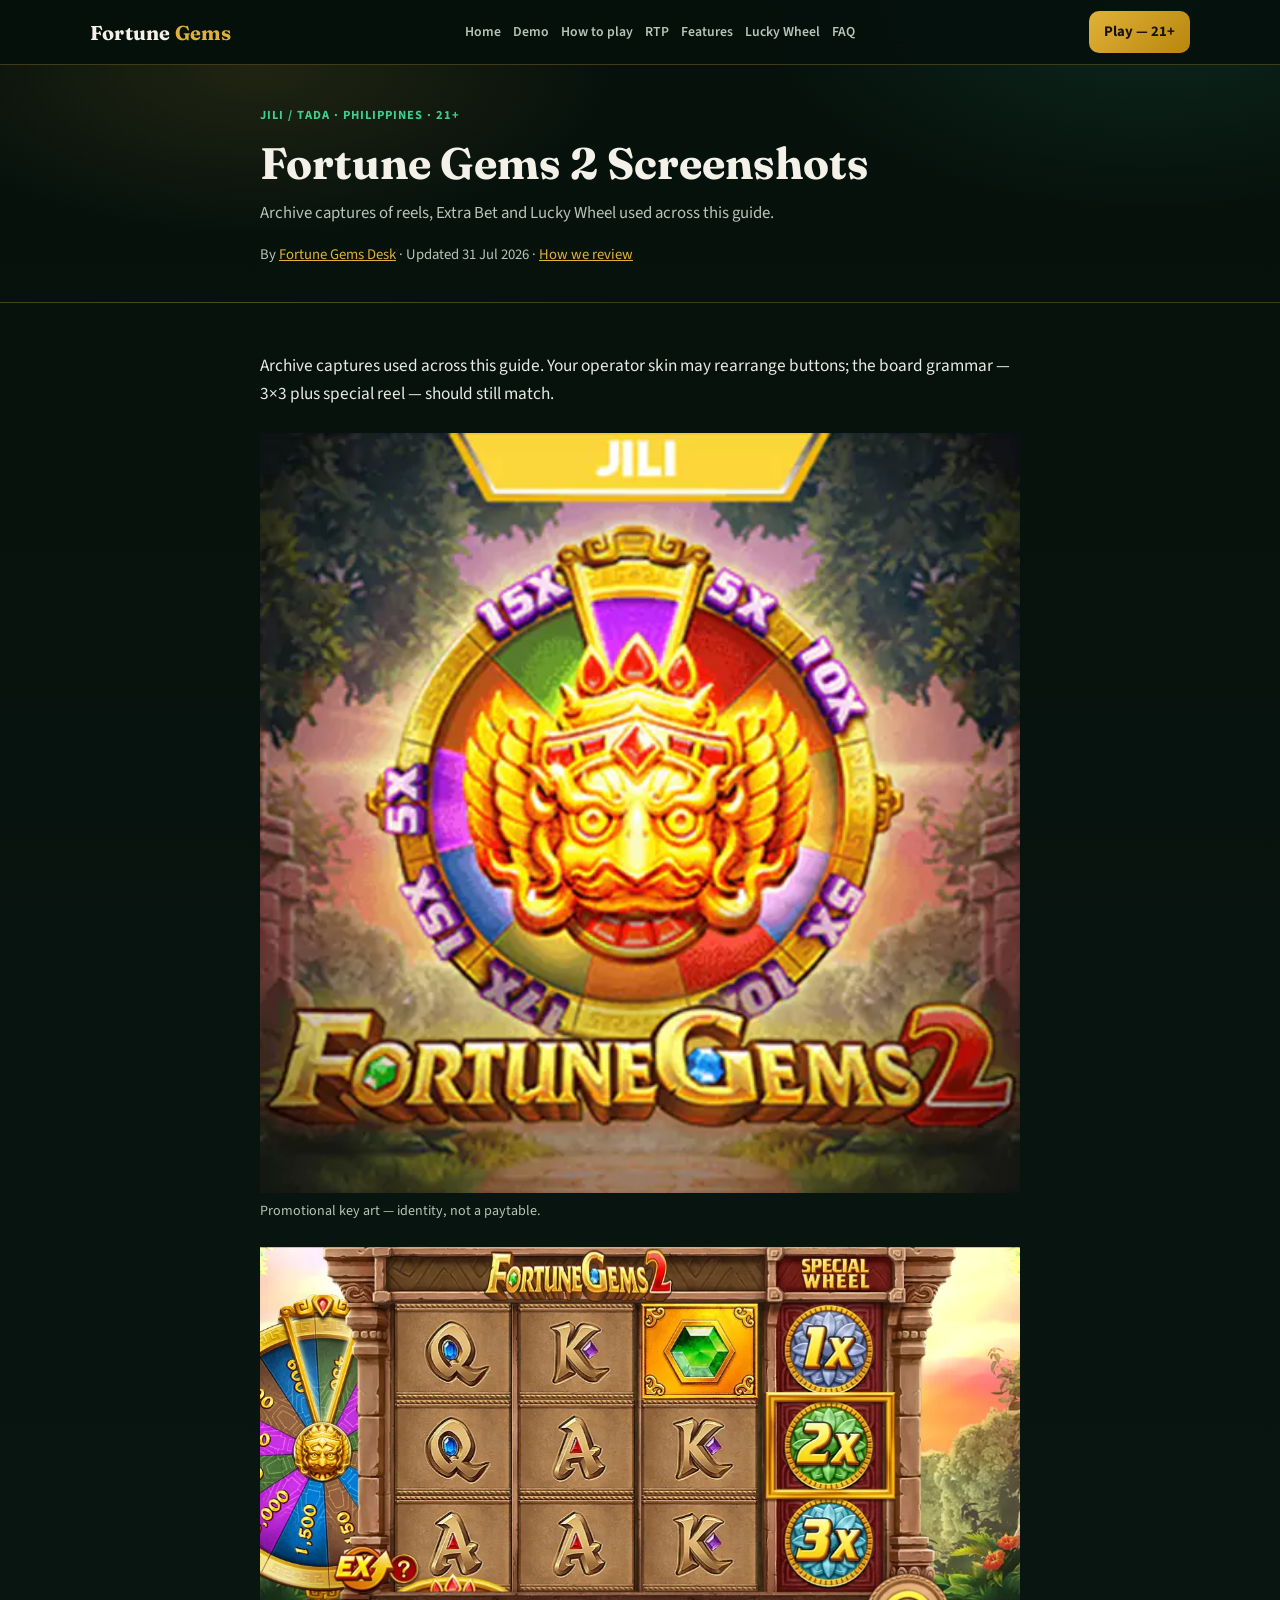
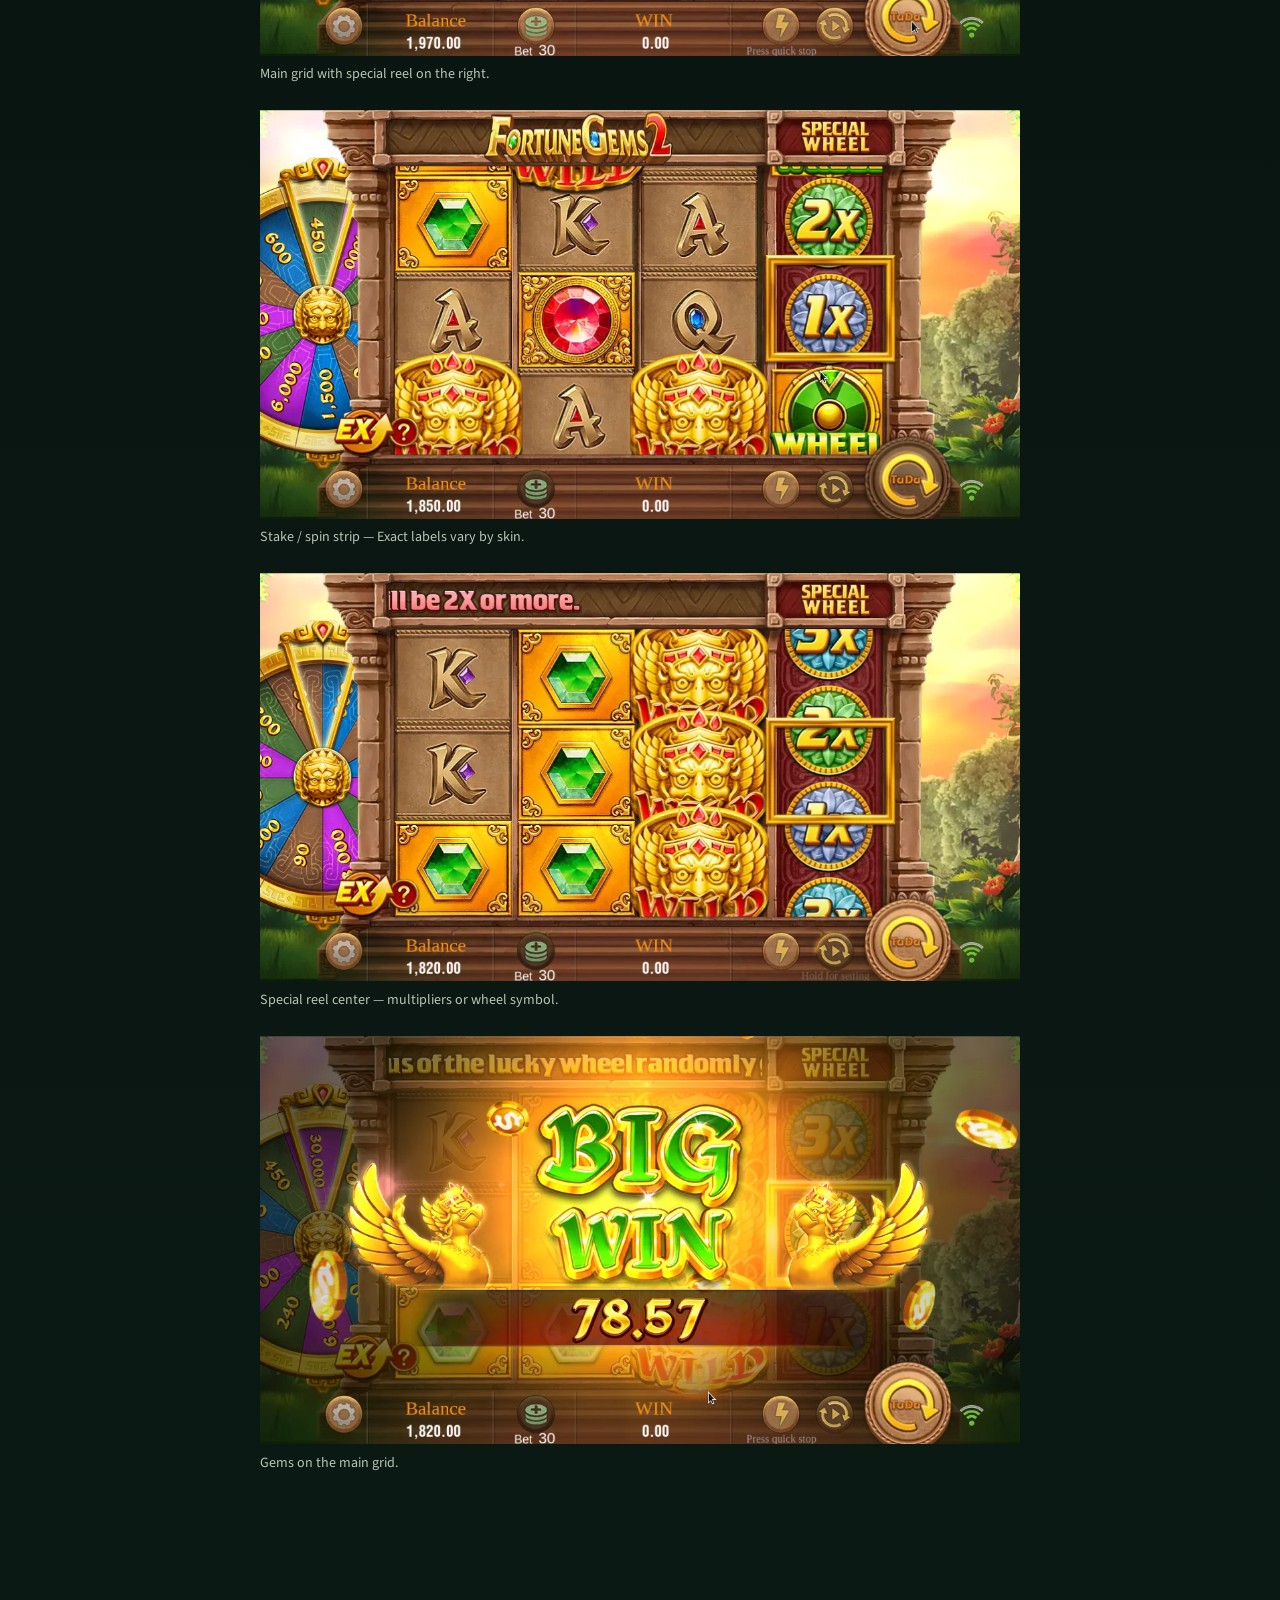
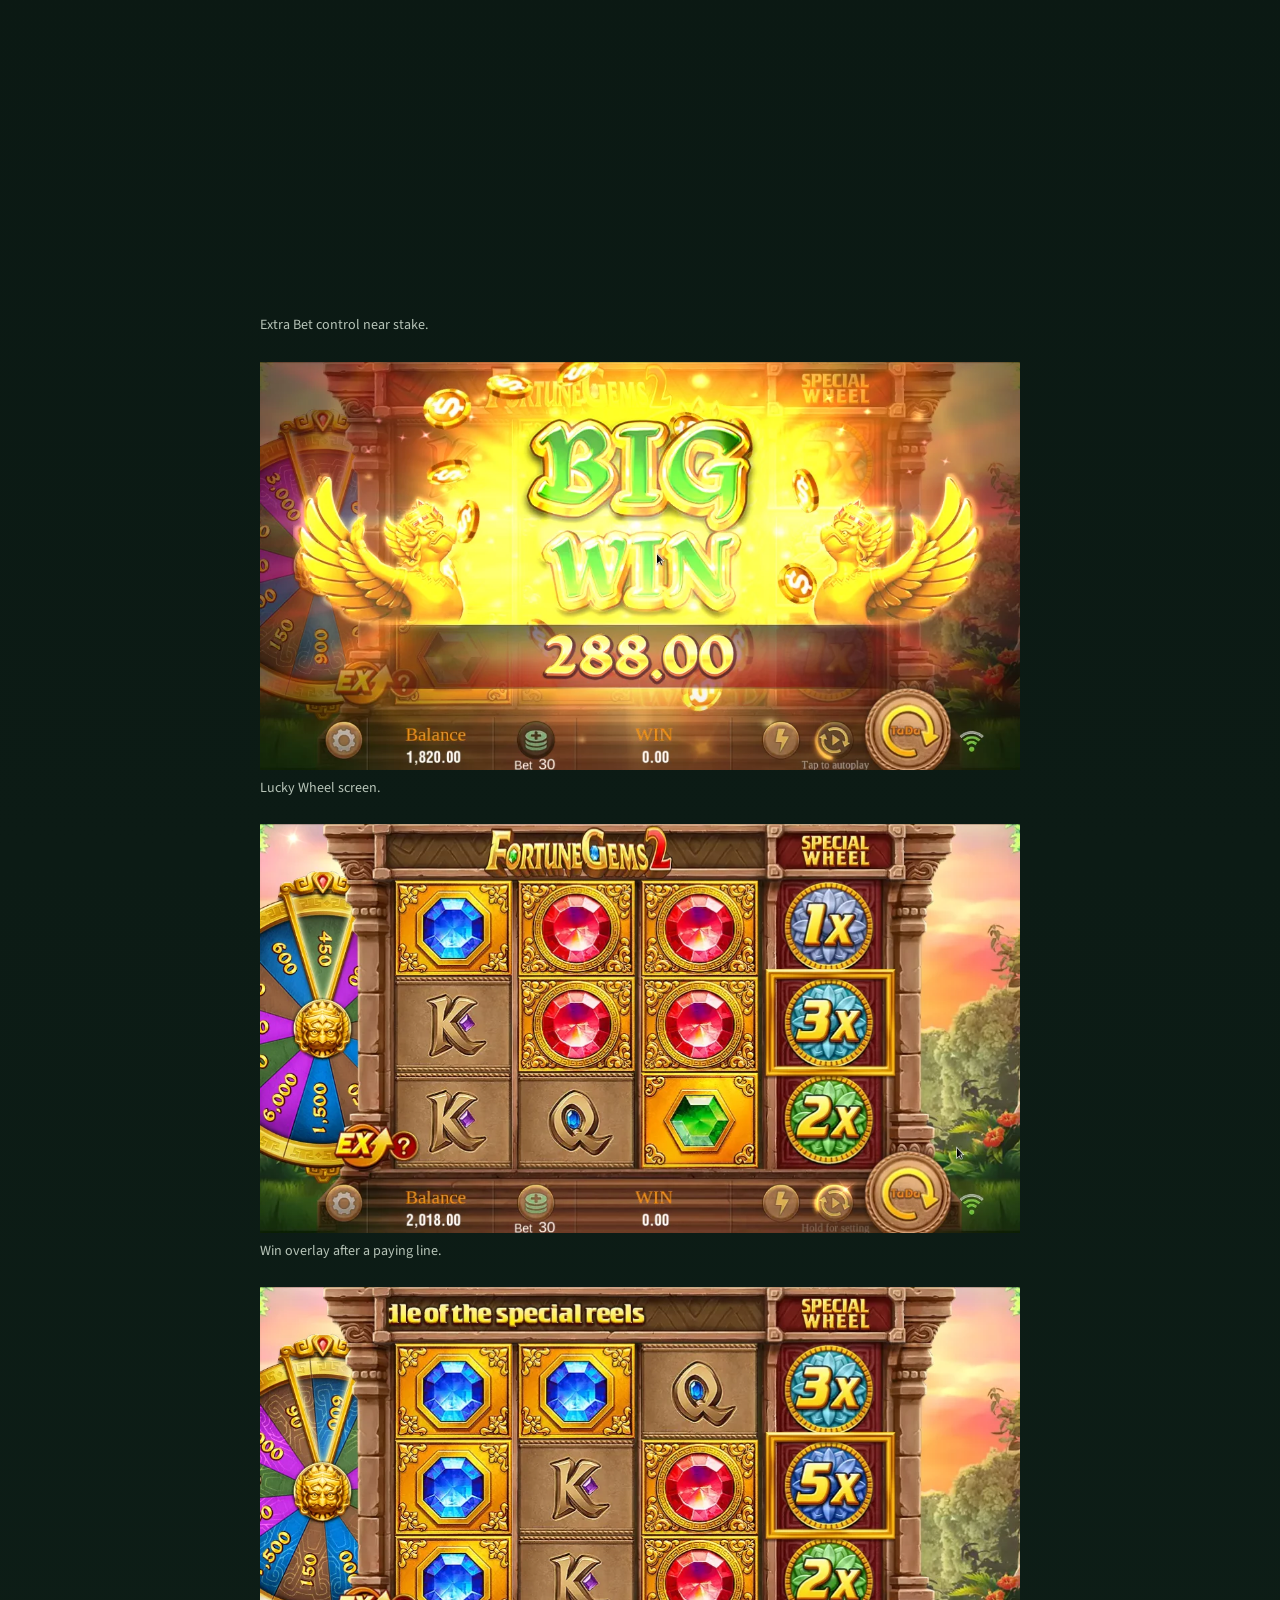
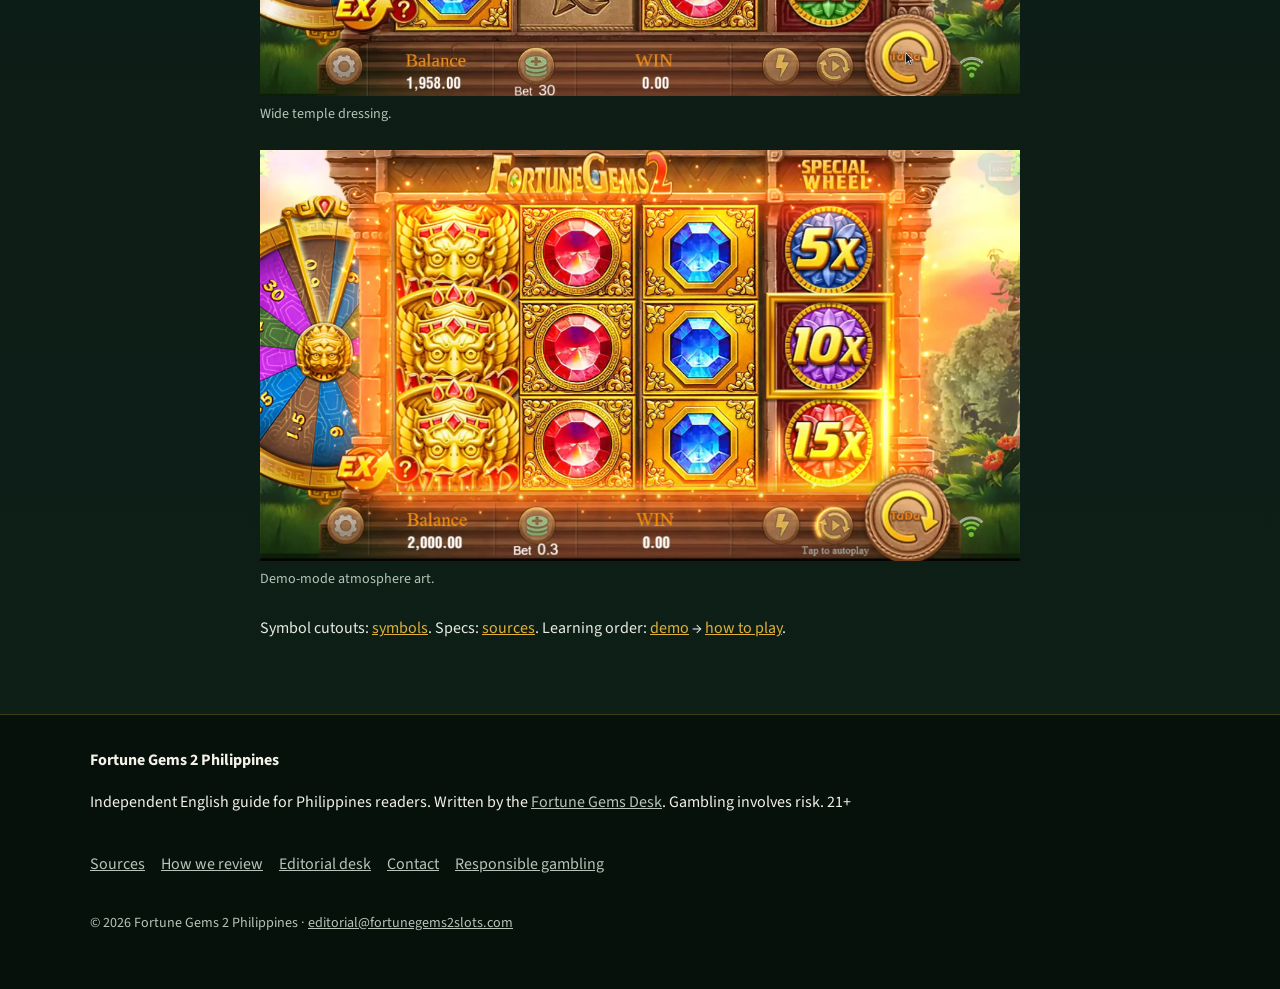
<file: screenshots/index.html>
<!doctype html>
<html lang="en-PH">
<head>
<meta charset="utf-8">
<meta name="viewport" content="width=device-width,initial-scale=1">
<title>Fortune Gems 2 Screenshots</title>
<meta name="description" content="Archive captures of reels, Extra Bet and Lucky Wheel used across this guide.">
<link rel="alternate" href="https://fortunegems2slots.com/screenshots/" hreflang="en">
<link rel="alternate" href="https://fortunegems2slots.com/en-ph/screenshots/" hreflang="en-PH">
<link rel="alternate" href="https://fortunegems2slots.com/screenshots/" hreflang="x-default">
<link rel="canonical" href="https://fortunegems2slots.com/screenshots/">
<link rel="icon" href="/favicon.ico" sizes="any">
<link rel="icon" type="image/png" sizes="32x32" href="/favicon-32.png">
<link rel="icon" type="image/png" sizes="48x48" href="/favicon-48.png">
<link rel="apple-touch-icon" sizes="180x180" href="/apple-touch-icon.png">
<link rel="icon" type="image/png" sizes="192x192" href="/icon-192.png">
<link rel="icon" type="image/png" sizes="512x512" href="/icon-512.png">
<meta name="theme-color" content="#0c1f18">
<meta property="og:type" content="website">
<meta property="og:title" content="Fortune Gems 2 Screenshots">
<meta property="og:description" content="Archive captures of reels, Extra Bet and Lucky Wheel used across this guide.">
<meta property="og:url" content="https://fortunegems2slots.com/screenshots/">
<meta property="og:locale" content="en_PH">
<meta property="og:image" content="https://fortunegems2slots.com/assets/screenshots/hero-main.webp">
<meta name="twitter:card" content="summary_large_image">
<meta name="twitter:image" content="https://fortunegems2slots.com/assets/screenshots/hero-main.webp">
<link rel="preconnect" href="https://fonts.googleapis.com">
<link rel="preconnect" href="https://fonts.gstatic.com" crossorigin>
<link href="https://fonts.googleapis.com/css2?family=Fraunces:opsz,wght@9..144,600;9..144,700&family=Source+Sans+3:wght@400;600;700&display=swap" rel="stylesheet">
<link rel="stylesheet" href="/css/site.css">
<script type="application/ld+json">{"@context":"https://schema.org","@graph":[{"@type":"Organization","@id":"https://fortunegems2slots.com/#organization","name":"Fortune Gems 2 Philippines","url":"https://fortunegems2slots.com/"},{"@type":"WebSite","@id":"https://fortunegems2slots.com/#website","url":"https://fortunegems2slots.com/","name":"Fortune Gems 2 Philippines","inLanguage":"en-PH","publisher":{"@id":"https://fortunegems2slots.com/#organization"}},{"@type":"WebPage","@id":"https://fortunegems2slots.com/screenshots/#webpage","url":"https://fortunegems2slots.com/screenshots/","name":"Fortune Gems 2 Screenshots","description":"Archive captures of reels, Extra Bet and Lucky Wheel used across this guide.","inLanguage":"en-PH","isPartOf":{"@id":"https://fortunegems2slots.com/#website"},"dateModified":"2026-07-31","author":{"@type":"Organization","name":"Fortune Gems Desk","url":"https://fortunegems2slots.com/editorial/"}}]}</script>
</head>
<body>
<a class="skip" href="#main">Skip to content</a>
<header class="site-header">
<div class="wrap header-inner">
<a class="brand" href="/">Fortune <span>Gems</span></a>
<nav id="site-nav" class="nav-panel" data-nav-panel aria-label="Primary">
<div class="nav-panel-inner"><a href="/">Home</a><a href="/demo/">Demo</a><a href="/how-to-play/">How to play</a><a href="/rtp/">RTP</a><a href="/features/">Features</a><a href="/lucky-wheel/">Lucky Wheel</a><a href="/faq/">FAQ</a>
<a class="nav-more" href="/strategy/">Strategy</a>
<a class="nav-more" href="/symbols/">Symbols</a>
<a class="nav-more" href="/vs-fortune-gems/">vs FG1</a>
<a class="nav-more" href="/sources/">Sources</a>
<a class="nav-more" href="/about/">About</a>
</div>
</nav>
<div class="header-actions">
<a class="header-play" href="/go/" rel="nofollow sponsored noopener">Play — 21+</a>
<button type="button" class="nav-toggle" data-nav-toggle aria-expanded="false" aria-controls="site-nav">
<span class="nav-toggle-bars" aria-hidden="true"></span>
<span class="nav-toggle-label">Menu</span>
</button>
</div>
</div>
</header>
<main id="main">
<header class="page-hero">
<div class="wrap">
<p class="eyebrow">JILI / TaDa · Philippines · 21+</p>
<h1>Fortune Gems 2 Screenshots</h1>
<p class="deck">Archive captures of reels, Extra Bet and Lucky Wheel used across this guide.</p>
<p class="byline">By <a href="/editorial/">Fortune Gems Desk</a>
 · Updated <time datetime="2026-07-31">31 Jul 2026</time>
 · <a href="/how-we-review/">How we review</a></p>

</div>
</header>
<article class="wrap article">
<p class="lede">Archive captures used across this guide. Your operator skin may rearrange buttons; the board grammar — 3×3 plus special reel — should still match.</p>
<figure class="shot">
<img src="/assets/screenshots/hero-main.webp" alt="Fortune Gems 2 hero promotional screenshot" width="1400" height="800" loading="lazy" decoding="async">
<figcaption>Promotional key art — identity, not a paytable.</figcaption>
</figure>
<figure class="shot">
<img src="/assets/screenshots/gameplay-3.webp" alt="Fortune Gems 2 gameplay screenshot 3x3 grid" width="1400" height="800" loading="lazy" decoding="async">
<figcaption>Main grid with special reel on the right.</figcaption>
</figure>
<figure class="shot">
<img src="/assets/screenshots/gameplay-5.webp" alt="Fortune Gems 2 gameplay screenshot with controls" width="1400" height="800" loading="lazy" decoding="async">
<figcaption>Stake / spin strip — Exact labels vary by skin.</figcaption>
</figure>
<figure class="shot">
<img src="/assets/screenshots/gameplay-8.webp" alt="Fortune Gems 2 special reel screenshot" width="1400" height="800" loading="lazy" decoding="async">
<figcaption>Special reel center — multipliers or wheel symbol.</figcaption>
</figure>
<figure class="shot">
<img src="/assets/screenshots/gameplay-10.webp" alt="Fortune Gems 2 gem symbols screenshot" width="1400" height="800" loading="lazy" decoding="async">
<figcaption>Gems on the main grid.</figcaption>
</figure>
<figure class="shot">
<img src="/assets/screenshots/gameplay-12.webp" alt="Fortune Gems 2 Extra Bet screenshot" width="1400" height="800" loading="lazy" decoding="async">
<figcaption>Extra Bet control near stake.</figcaption>
</figure>
<figure class="shot">
<img src="/assets/screenshots/gameplay-13.webp" alt="Fortune Gems 2 Lucky Wheel screenshot" width="1400" height="800" loading="lazy" decoding="async">
<figcaption>Lucky Wheel screen.</figcaption>
</figure>
<figure class="shot">
<img src="/assets/screenshots/gameplay-15.webp" alt="Fortune Gems 2 win presentation screenshot" width="1400" height="800" loading="lazy" decoding="async">
<figcaption>Win overlay after a paying line.</figcaption>
</figure>
<figure class="shot">
<img src="/assets/screenshots/gameplay-17.webp" alt="Fortune Gems 2 wide temple theme screenshot" width="1400" height="800" loading="lazy" decoding="async">
<figcaption>Wide temple dressing.</figcaption>
</figure>
<figure class="shot">
<img src="/assets/screenshots/demo-bg.webp" alt="Fortune Gems 2 demo atmosphere screenshot" width="1400" height="800" loading="lazy" decoding="async">
<figcaption>Demo-mode atmosphere art.</figcaption>
</figure>
<p>Symbol cutouts: <a href="/symbols/">symbols</a>. Specs: <a href="/sources/">sources</a>. Learning order: <a href="/demo/">demo</a> → <a href="/how-to-play/">how to play</a>.</p>
</article>
</main>
<footer class="site-footer">
<div class="wrap footer-grid">
<div>
<strong>Fortune Gems 2 Philippines</strong>
<p>Independent English guide for Philippines readers. Written by the <a href="/editorial/">Fortune Gems Desk</a>. Gambling involves risk. 21+</p>
</div>
<nav aria-label="Footer">
<a href="/sources/">Sources</a>
<a href="/how-we-review/">How we review</a>
<a href="/editorial/">Editorial desk</a>
<a href="/contact/">Contact</a>
<a href="/responsible-gambling/">Responsible gambling</a>
</nav>
<p class="copy">© 2026 Fortune Gems 2 Philippines · <a href="mailto:editorial@fortunegems2slots.com">editorial@fortunegems2slots.com</a></p>
</div>
</footer>
<script src="/js/site.js" defer></script>
</body>
</html>
</file>
<file: css/site.css>
:root {
  --bg: #0a1712;
  --bg-2: #12261d;
  --ink: #f4f1e8;
  --muted: #b7c4b8;
  --line: rgba(212, 175, 55, 0.28);
  --accent: #e0b13a;
  --accent-2: #3dcf8e;
  --card: rgba(18, 38, 29, 0.92);
  --max: 760px;
  --header-max: 1100px;
  --font: "Source Sans 3", "Segoe UI", sans-serif;
  --display: "Fraunces", "Georgia", serif;
}

* { box-sizing: border-box; }
html { scroll-behavior: smooth; }
body {
  margin: 0;
  font-family: var(--font);
  color: var(--ink);
  background:
    radial-gradient(900px 480px at 10% -10%, rgba(224, 177, 58, 0.18), transparent 55%),
    radial-gradient(800px 420px at 90% 0%, rgba(61, 207, 142, 0.12), transparent 50%),
    linear-gradient(180deg, #06110c 0%, var(--bg) 40%, #0e1f18 100%);
  line-height: 1.65;
}
body.nav-open { overflow: hidden; }
a { color: var(--accent); }
img { max-width: 100%; height: auto; display: block; }
.wrap { width: min(var(--max), calc(100% - 2rem)); margin-inline: auto; }
.site-header .wrap,
.site-footer .wrap,
.nav-panel .wrap { width: min(var(--header-max), calc(100% - 2rem)); }
.skip {
  position: absolute; left: -999px; top: 0; background: #000; color: #fff; padding: .5rem 1rem;
}
.skip:focus { left: 1rem; z-index: 40; }

.site-header {
  position: sticky; top: 0; z-index: 30;
  backdrop-filter: blur(12px);
  background: rgba(6, 17, 12, 0.92);
  border-bottom: 1px solid var(--line);
}
.header-inner {
  display: flex; align-items: center; justify-content: space-between; gap: 0.85rem; min-height: 64px;
}
.brand {
  font-family: var(--display);
  font-weight: 700;
  letter-spacing: 0.01em;
  text-decoration: none;
  color: var(--ink);
  font-size: 1.25rem;
  flex-shrink: 0;
}
.brand span { color: var(--accent); }
.header-actions { display: flex; align-items: center; gap: 0.65rem; flex-shrink: 0; }
.header-play, .button {
  display: inline-block;
  background: linear-gradient(135deg, var(--accent), #b8860b);
  color: #1a1205 !important;
  text-decoration: none;
  font-weight: 700;
  border-radius: 10px;
  padding: 0.65rem 1.1rem;
  transition: transform 0.2s ease, filter 0.2s ease;
}
.header-play:hover, .button:hover { transform: translateY(-1px); filter: brightness(1.05); }
.header-play { white-space: nowrap; font-size: 0.92rem; padding: 0.55rem 0.95rem; }
.button-ghost {
  background: transparent;
  border: 1px solid var(--line);
  color: var(--ink) !important;
  margin-left: 0.5rem;
}

.nav-toggle {
  display: inline-flex; align-items: center; gap: 0.45rem;
  background: transparent; border: 1px solid var(--line); color: var(--ink);
  border-radius: 10px; padding: 0.45rem 0.7rem; cursor: pointer;
}
.nav-toggle-bars {
  width: 18px; height: 12px; display: inline-block;
  background:
    linear-gradient(var(--ink), var(--ink)) 0 0 / 100% 2px no-repeat,
    linear-gradient(var(--ink), var(--ink)) 0 5px / 100% 2px no-repeat,
    linear-gradient(var(--ink), var(--ink)) 0 10px / 100% 2px no-repeat;
}
.nav-panel {
  display: none;
  border-top: 1px solid var(--line);
  background: rgba(6, 17, 12, 0.98);
  padding: 0.75rem 0 1rem;
}
body.nav-open .nav-panel { display: block; }
.nav-panel-inner {
  display: flex; flex-wrap: wrap; gap: 0.65rem 1rem;
}
.nav-panel a {
  color: var(--muted);
  text-decoration: none;
  font-weight: 600;
  white-space: nowrap;
}
.nav-panel a[aria-current="page"],
.nav-panel a:hover { color: var(--accent-2); }

.page-hero {
  padding: 2.5rem 0 1.25rem;
  border-bottom: 1px solid var(--line);
  background:
    radial-gradient(600px 280px at 20% 0%, rgba(224, 177, 58, 0.12), transparent 60%);
}
.eyebrow {
  text-transform: uppercase;
  letter-spacing: 0.08em;
  font-size: 0.78rem;
  color: var(--accent-2);
  font-weight: 700;
  margin: 0 0 0.75rem;
}
.page-hero h1 {
  font-family: var(--display);
  font-size: clamp(1.9rem, 4vw, 2.75rem);
  line-height: 1.15;
  margin: 0 0 0.75rem;
}
.deck { color: var(--muted); margin: 0 0 0.85rem; font-size: 1.05rem; }
.byline { font-size: 0.92rem; color: var(--muted); }
.byline a { color: var(--accent); }
.cta-row { margin: 1.25rem 0 0.5rem; }
.fine { font-size: 0.85rem; color: var(--muted); }

.article { padding: 2rem 0 3.5rem; }
.article h2 {
  font-family: var(--display);
  font-size: 1.45rem;
  margin: 2rem 0 0.75rem;
}
.article h3 { margin: 1.35rem 0 0.5rem; font-size: 1.1rem; }
.article p, .article li { color: #e8ebe4; }
.article ul { padding-left: 1.2rem; }
.article table {
  width: 100%;
  border-collapse: collapse;
  margin: 1rem 0 1.5rem;
  font-size: 0.95rem;
}
.article th, .article td {
  border: 1px solid var(--line);
  padding: 0.55rem 0.65rem;
  text-align: left;
  vertical-align: top;
}
.article th { background: rgba(61, 207, 142, 0.08); }
.media, .shot { margin: 1.5rem 0; }
.media figcaption, .shot figcaption { color: var(--muted); font-size: 0.88rem; margin-top: 0.45rem; }
.lede { font-size: 1.08rem; color: #e8ebe4; }
.toc {
  margin: 1.25rem 0 1.75rem;
  padding: 1rem 1.1rem;
  border: 1px solid var(--line);
  border-radius: 12px;
  background: rgba(18, 38, 29, 0.55);
}
.toc-label { margin: 0 0 0.5rem; font-weight: 700; color: var(--accent-2); font-size: 0.85rem; text-transform: uppercase; letter-spacing: 0.06em; }
.toc ol { margin: 0; padding-left: 1.2rem; }
.toc a { text-decoration: none; }
.evidence { font-size: 0.92rem; color: var(--muted); border-left: 3px solid var(--accent); padding-left: 0.85rem; }

.site-footer {
  border-top: 1px solid var(--line);
  padding: 2rem 0 2.5rem;
  background: #06110c;
}
.footer-grid {
  display: grid;
  gap: 1.25rem;
}
.footer-grid nav { display: flex; flex-wrap: wrap; gap: 0.75rem 1rem; }
.footer-grid a { color: var(--muted); }
.copy { color: var(--muted); font-size: 0.88rem; }

@media (min-width: 960px) {
  .nav-toggle { display: none; }
  .header-inner {
    flex-wrap: nowrap;
    gap: 1rem;
  }
  .nav-panel {
    display: block;
    position: static;
    border: 0;
    background: transparent;
    padding: 0;
    flex: 1 1 auto;
    min-width: 0;
  }
  .nav-panel-inner {
    justify-content: center;
    flex-wrap: nowrap;
    gap: 0.35rem 0.75rem;
  }
  .nav-panel a {
    font-size: 0.86rem;
  }
  .nav-more { display: none; }
}

@media (min-width: 860px) and (max-width: 959px) {
  .nav-toggle { display: none; }
  .header-inner {
    flex-wrap: wrap;
    row-gap: 0.55rem;
  }
  .nav-panel {
    display: block;
    order: 3;
    width: 100%;
    border: 0;
    background: transparent;
    padding: 0 0 0.35rem;
  }
  .nav-panel-inner {
    justify-content: flex-start;
    gap: 0.45rem 0.85rem;
  }
  .nav-panel a { font-size: 0.88rem; }
  .nav-more { display: none; }
}

@media (max-width: 859px) {
  .nav-panel {
    position: absolute;
    left: 0;
    right: 0;
    top: 100%;
  }
  .site-header { position: sticky; }
  body.nav-open .nav-panel {
    display: block;
    padding: 0.85rem 1rem 1.1rem;
    border-top: 1px solid var(--line);
  }
  .nav-panel-inner {
    width: min(var(--header-max), calc(100% - 0rem));
    margin-inline: auto;
    flex-direction: column;
    gap: 0.75rem;
  }
}
</file>
